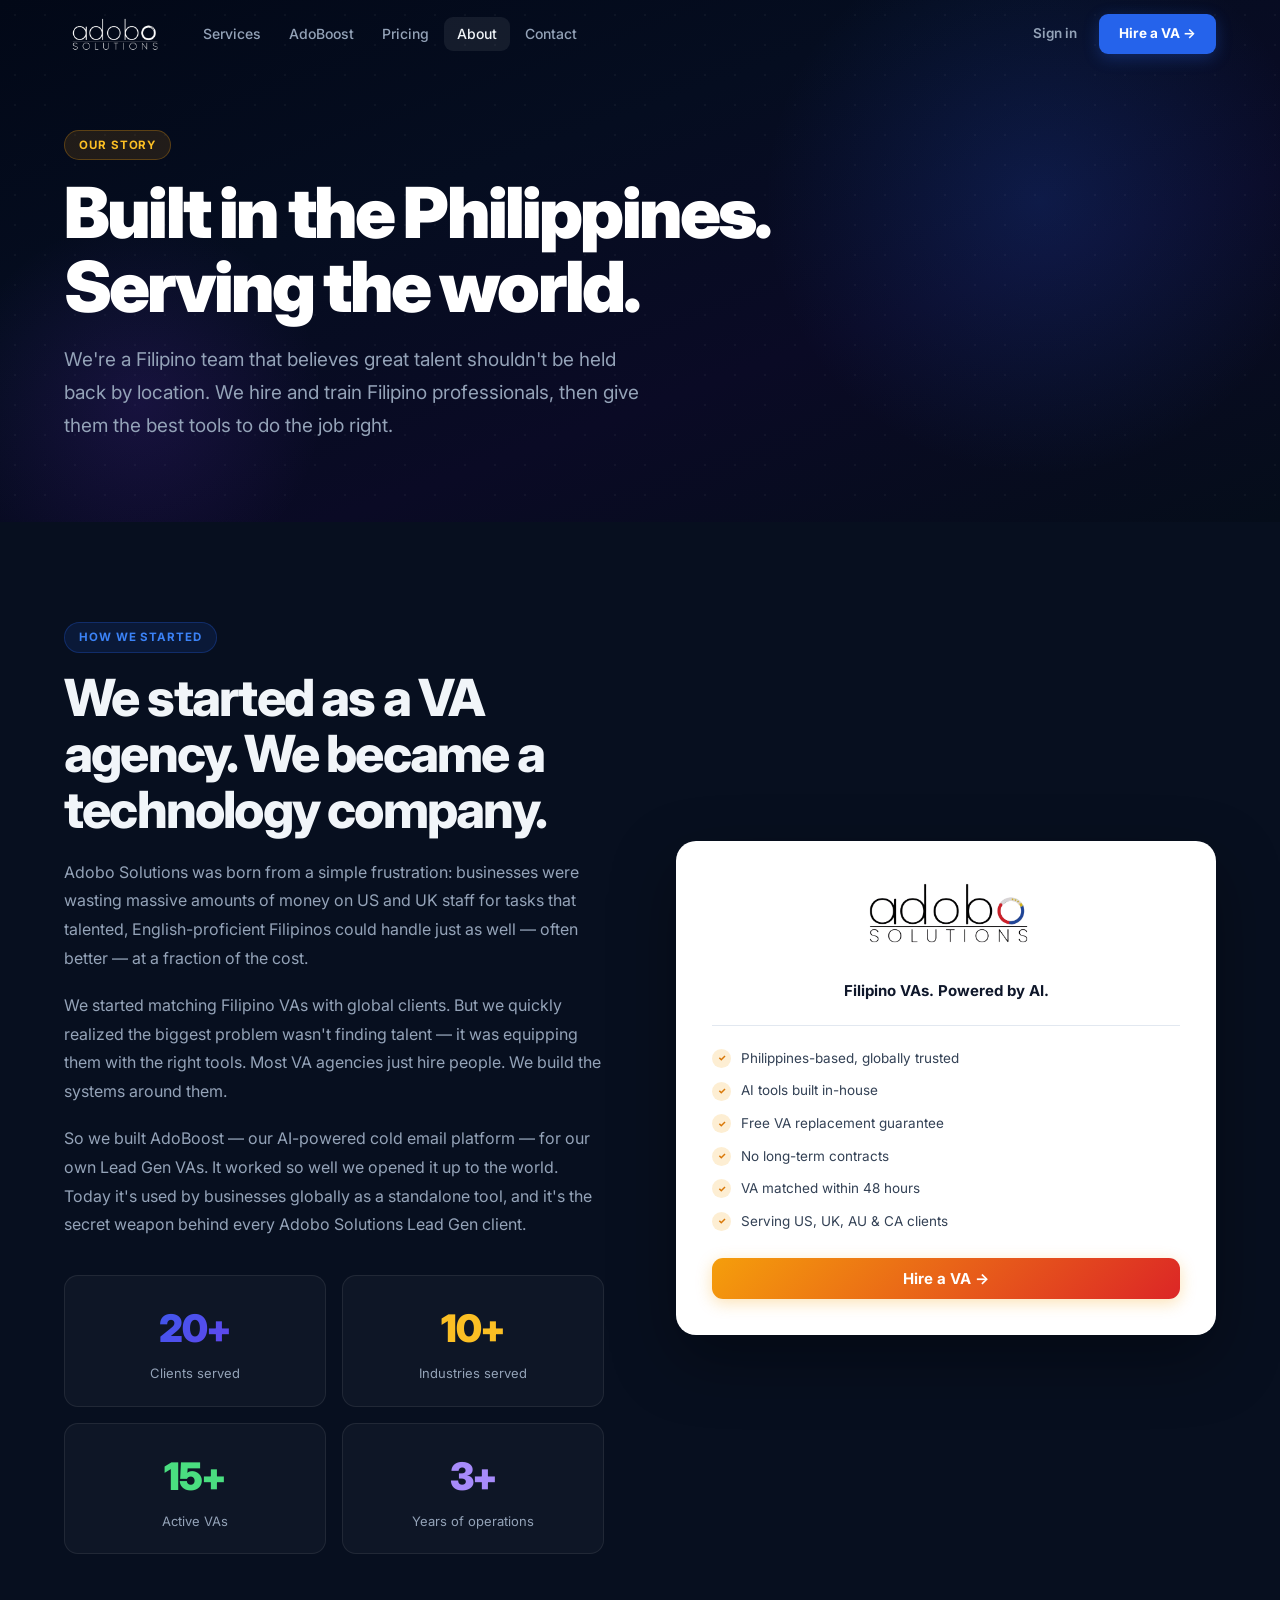
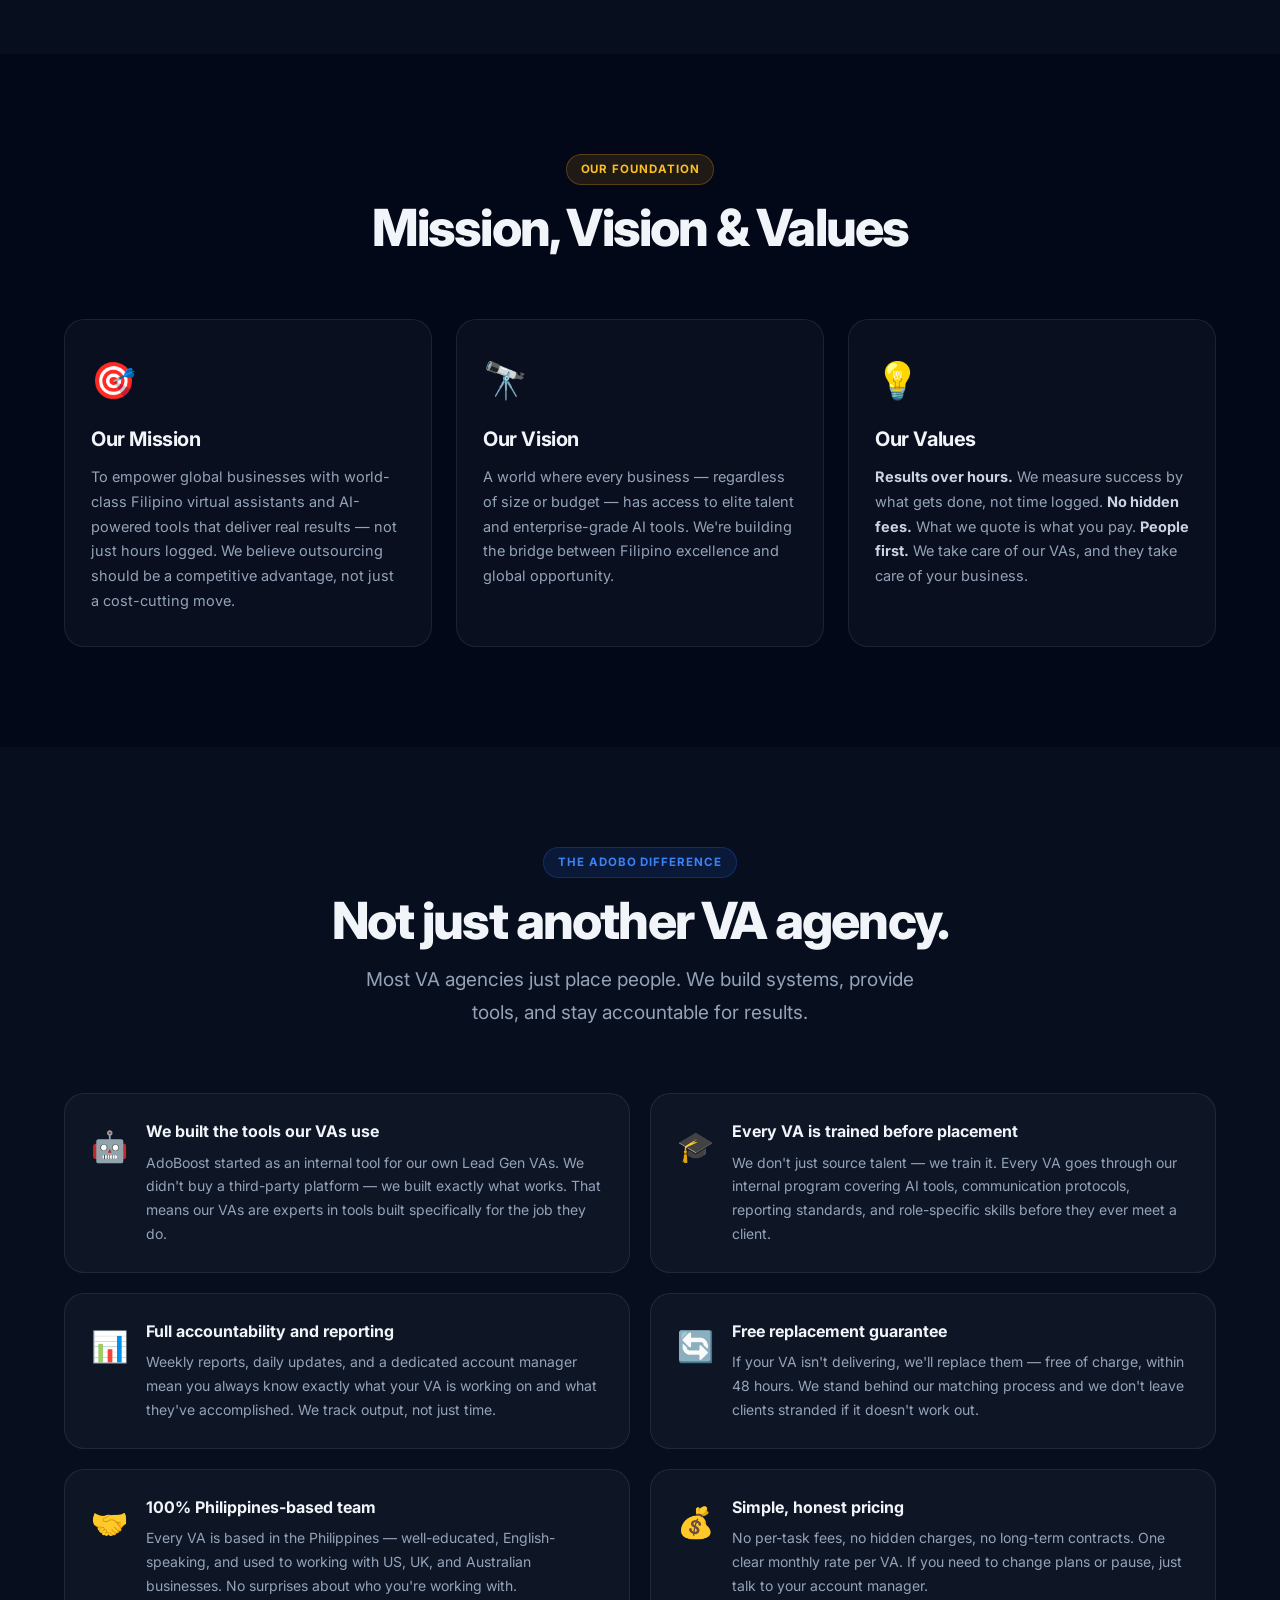
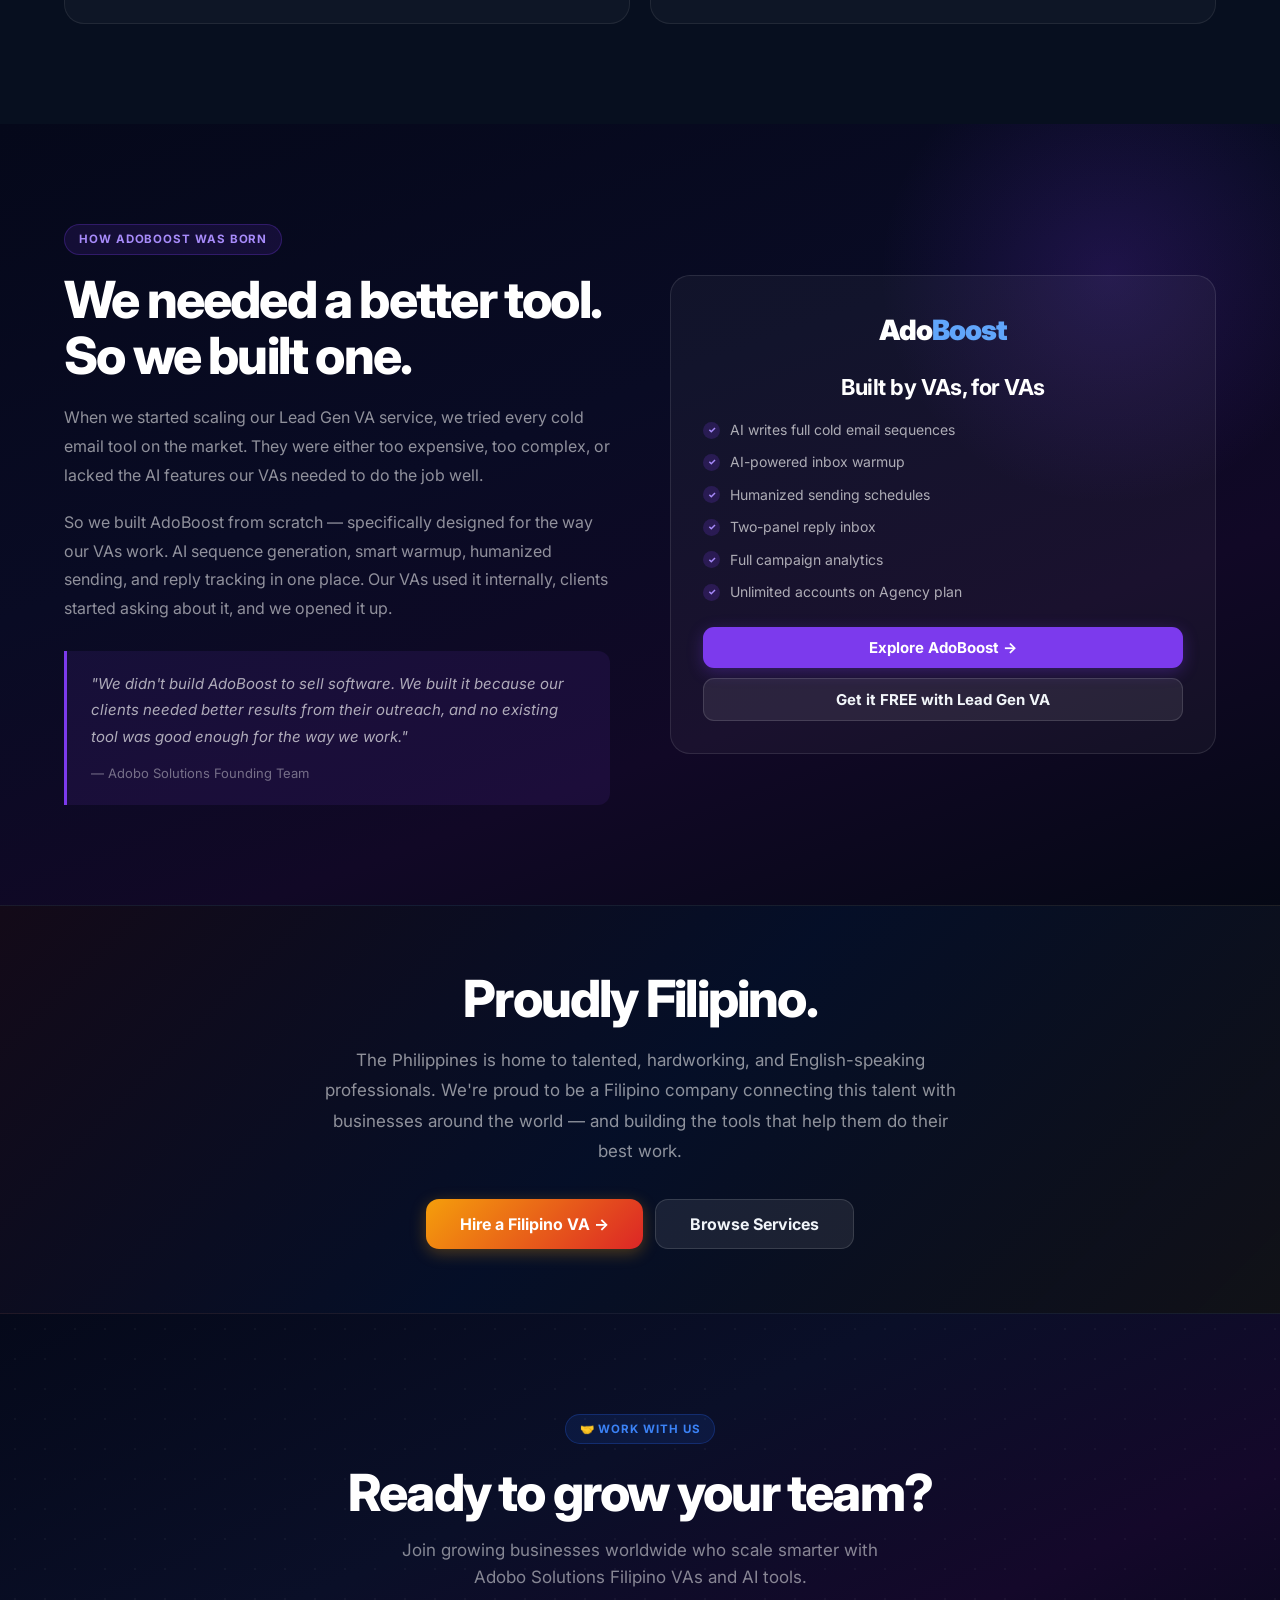
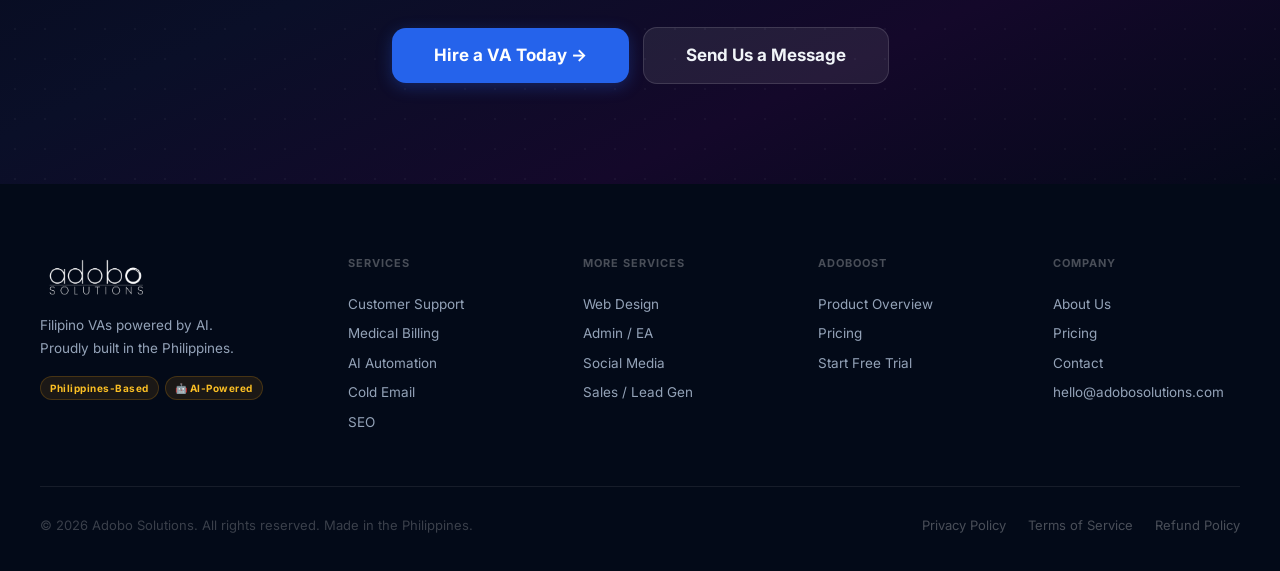
<file: about.html>
﻿<!DOCTYPE html>
<html lang="en">
<head>
  <meta charset="UTF-8">
  <meta name="viewport" content="width=device-width, initial-scale=1.0">
  <title>About Us — Adobo Solutions</title>
  <meta name="description" content="Learn about Adobo Solutions — a Philippines-based AI-powered VA agency helping global businesses scale smarter with elite Filipino talent.">
  <link rel="icon" href="assets/ADB%20LOGO-06.jpg" type="image/jpeg">
  <link href="css/main.css" rel="stylesheet">
  <style>
    /* ── STORY ── */
    .story-grid { display: grid; grid-template-columns: 1fr 1fr; gap: 72px; align-items: center; }
    .story-left h2 { margin: 14px 0 20px; }
    .story-left p  { font-size: 16px; color: var(--text-3); line-height: 1.8; margin-bottom: 18px; }
    .story-stats { display: grid; grid-template-columns: 1fr 1fr; gap: 16px; margin-top: 36px; }
    .story-stat { background: var(--glass); border: 1px solid var(--border); border-radius: var(--r); padding: 22px; text-align: center; }
    .story-stat .num { font-size: 38px; font-weight: 900; letter-spacing: -0.04em; margin-bottom: 4px; }
    .story-stat .lbl { font-size: 13px; color: var(--text-3); }
    .story-right { position: relative; }
    /* Company card — white card so logo looks at home */
    .company-card {
      background: #fff; border-radius: 20px; padding: 36px;
      box-shadow: 0 24px 64px rgba(0,0,0,0.35);
    }
    .cc-logo-wrap { text-align: center; margin-bottom: 22px; }
    .cc-logo { height: 72px; display: inline-block; }
    .cc-divider { height: 1px; background: #e2e8f0; margin: 22px 0; }
    .cc-tagline { font-size: 15px; font-weight: 700; color: #0f172a; text-align: center; margin-bottom: 20px; }
    .cc-points { display: flex; flex-direction: column; gap: 11px; margin-bottom: 26px; }
    .cc-point { display: flex; align-items: center; gap: 10px; font-size: 13.5px; color: #334155; }
    .cc-chk { width: 19px; height: 19px; border-radius: 50%; background: rgba(245,158,11,0.18); color: #d97706; font-size: 9px; font-weight: 800; display: flex; align-items: center; justify-content: center; flex-shrink: 0; }

    /* ── MISSION / VALUES ── */
    .mv-grid { display: grid; grid-template-columns: repeat(3, 1fr); gap: 24px; }
    .mv-card {
      background: var(--glass); border: 1px solid var(--border);
      border-radius: var(--r-lg); padding: 32px 26px;
      transition: all 0.22s;
    }
    .mv-card:hover { background: var(--glass-2); border-color: var(--border-2); transform: translateY(-4px); }
    .mv-icon { font-size: 36px; margin-bottom: 16px; }
    .mv-card h3 { margin-bottom: 12px; color: var(--text); }
    .mv-card p  { font-size: 14.5px; color: var(--text-3); line-height: 1.72; }

    /* ── DIFFERENTIATORS ── */
    .diff-grid { display: grid; grid-template-columns: repeat(2, 1fr); gap: 20px; }
    .diff-card {
      display: flex; gap: 18px; align-items: flex-start;
      background: var(--glass); border: 1px solid var(--border);
      border-radius: var(--r-lg); padding: 26px;
      transition: all 0.22s;
    }
    .diff-card:hover { background: var(--glass-2); border-color: var(--border-2); }
    .diff-icon { font-size: 30px; flex-shrink: 0; margin-top: 2px; }
    .diff-text h4 { font-size: 16px; margin-bottom: 8px; color: var(--text); }
    .diff-text p  { font-size: 14px; color: var(--text-3); line-height: 1.7; }

    /* ── ADOBOOST ORIGIN ── */
    #adoboost-origin {
      background: linear-gradient(160deg, #05081a 0%, #090b24 40%, #110826 70%, #050815 100%);
      position: relative; overflow: hidden;
    }
    #adoboost-origin::before { content:''; position:absolute; top:-100px; right:-80px; width:500px; height:500px; background:radial-gradient(circle,rgba(124,58,237,0.18) 0%,transparent 65%); }
    .origin-inner { position: relative; z-index: 1; }
    .origin-grid { display: grid; grid-template-columns: 1fr 1fr; gap: 60px; align-items: center; }
    .origin-left h2 { color: #fff; margin: 14px 0 18px; }
    .origin-left p  { color: rgba(255,255,255,0.55); font-size: 16px; line-height: 1.8; margin-bottom: 18px; }
    .origin-quote {
      background: rgba(124,58,237,0.1); border-left: 3px solid var(--purple);
      border-radius: 0 12px 12px 0; padding: 20px 24px; margin-top: 28px;
    }
    .origin-quote p { font-size: 15px; font-style: italic; color: rgba(255,255,255,0.65); line-height: 1.75; margin-bottom: 10px; }
    .origin-quote cite { font-size: 13px; color: rgba(255,255,255,0.4); font-style: normal; }
    .origin-right {
      background: rgba(255,255,255,0.04); border: 1px solid rgba(255,255,255,0.1);
      border-radius: 20px; padding: 32px; text-align: center;
    }
    .origin-right h3 { color: #fff; font-size: 22px; margin-bottom: 16px; }
    .adoboost-logo { font-size: 28px; font-weight: 900; color: #fff; letter-spacing: -0.04em; margin-bottom: 20px; }
    .adoboost-logo span { color: #60a5fa; }
    .origin-feats { display: flex; flex-direction: column; gap: 10px; text-align: left; margin-bottom: 24px; }
    .origin-feat { display: flex; align-items: center; gap: 10px; font-size: 14px; color: rgba(255,255,255,0.65); }
    .origin-feat .chk { width: 17px; height: 17px; border-radius: 50%; background: rgba(124,58,237,0.2); color: #a78bfa; font-size: 9px; font-weight: 800; display: flex; align-items: center; justify-content: center; flex-shrink: 0; }

    /* ── PH PRIDE ── */
    .ph-section {
      background: linear-gradient(135deg, rgba(220,38,38,0.08) 0%, rgba(37,99,235,0.08) 50%, rgba(245,158,11,0.06) 100%);
      border-top: 1px solid rgba(255,255,255,0.06);
      border-bottom: 1px solid rgba(255,255,255,0.06);
      padding: 64px 0; text-align: center;
    }
    .ph-section h2 { color: #fff; margin-bottom: 18px; }
    .ph-section p  { color: rgba(255,255,255,0.55); max-width: 640px; margin: 0 auto; font-size: 17px; line-height: 1.8; }
    .ph-flags { font-size: 48px; margin-bottom: 24px; letter-spacing: 8px; }

    @media (max-width: 1024px) { .mv-grid { grid-template-columns: 1fr 1fr; } }
    @media (max-width: 768px) {
      .story-grid { grid-template-columns: 1fr; }
      .origin-grid { grid-template-columns: 1fr; }
      .diff-grid   { grid-template-columns: 1fr; }
      .mv-grid     { grid-template-columns: 1fr; }
    }
  </style>
</head>
<body>

<!-- NAV -->
<nav id="nav">
  <div class="nav-inner">
    <a href="index.html" class="nav-logo"><img src="assets/ADB2%20Tranparent%202.png" alt="Adobo Solutions"></a>
    <div class="nav-links">
      <a href="services.html">Services</a>
      <a href="adoboost.html">AdoBoost</a>
      <a href="pricing.html">Pricing</a>
      <a href="about.html" class="active">About</a>
      <a href="contact.html">Contact</a>
    </div>
    <div class="nav-right">
      <a href="https://app.adobosolutions.com/login" class="nav-signin">Sign in</a>
      <a href="contact.html" class="nav-cta">Hire a VA →</a>
    </div>
    <button class="hamburger" id="hamburger" aria-label="Menu"><span></span><span></span><span></span></button>
  </div>
</nav>
<div class="mobile-menu" id="mobile-menu">
  <a href="services.html">Services</a>
  <a href="adoboost.html">AdoBoost</a>
  <a href="pricing.html">Pricing</a>
  <a href="about.html">About</a>
  <a href="contact.html">Contact</a>
  <a href="https://app.adobosolutions.com/login">Sign in</a>
  <a href="contact.html" class="btn btn-primary">Hire a VA →</a>
</div>

<!-- PAGE HERO -->
<section class="page-hero">
  <div class="grid-texture"></div>
  <div class="container page-hero-inner">
    <span class="pill pill-gold">Our Story</span>
    <h1 style="color:#fff;margin:16px 0 20px">Built in the Philippines.<br>Serving the world.</h1>
    <p class="subhead">We're a Filipino team that believes great talent shouldn't be held back by location. We hire and train Filipino professionals, then give them the best tools to do the job right.</p>
  </div>
</section>

<!-- STORY -->
<section class="section" style="background:var(--navy-2)">
  <div class="container">
    <div class="story-grid">
      <div class="story-left reveal">
        <span class="pill pill-blue">How We Started</span>
        <h2 style="margin:16px 0 20px">We started as a VA agency. We became a technology company.</h2>
        <p>Adobo Solutions was born from a simple frustration: businesses were wasting massive amounts of money on US and UK staff for tasks that talented, English-proficient Filipinos could handle just as well — often better — at a fraction of the cost.</p>
        <p>We started matching Filipino VAs with global clients. But we quickly realized the biggest problem wasn't finding talent — it was equipping them with the right tools. Most VA agencies just hire people. We build the systems around them.</p>
        <p>So we built AdoBoost — our AI-powered cold email platform — for our own Lead Gen VAs. It worked so well we opened it up to the world. Today it's used by businesses globally as a standalone tool, and it's the secret weapon behind every Adobo Solutions Lead Gen client.</p>
        <div class="story-stats">
          <div class="story-stat">
            <div class="num grad-text">20+</div>
            <div class="lbl">Clients served</div>
          </div>
          <div class="story-stat">
            <div class="num" style="color:var(--gold-l)">10+</div>
            <div class="lbl">Industries served</div>
          </div>
          <div class="story-stat">
            <div class="num" style="color:#4ade80">15+</div>
            <div class="lbl">Active VAs</div>
          </div>
          <div class="story-stat">
            <div class="num" style="color:#a78bfa">3+</div>
            <div class="lbl">Years of operations</div>
          </div>
        </div>
      </div>
      <div class="story-right reveal delay-2">
        <div class="company-card">
          <div class="cc-logo-wrap">
            <img src="assets/transparent_logo.png" alt="Adobo Solutions" class="cc-logo">
          </div>
          <div class="cc-tagline">Filipino VAs. Powered by AI.</div>
          <div class="cc-divider"></div>
          <div class="cc-points">
            <div class="cc-point"><span class="cc-chk">✓</span>Philippines-based, globally trusted</div>
            <div class="cc-point"><span class="cc-chk">✓</span>AI tools built in-house</div>
            <div class="cc-point"><span class="cc-chk">✓</span>Free VA replacement guarantee</div>
            <div class="cc-point"><span class="cc-chk">✓</span>No long-term contracts</div>
            <div class="cc-point"><span class="cc-chk">✓</span>VA matched within 48 hours</div>
            <div class="cc-point"><span class="cc-chk">✓</span>Serving US, UK, AU &amp; CA clients</div>
          </div>
          <a href="contact.html" class="btn btn-gold" style="width:100%;justify-content:center;display:flex">Hire a VA →</a>
        </div>
      </div>
    </div>
  </div>
</section>

<!-- MISSION / VALUES -->
<section class="section" style="background:var(--navy)">
  <div class="container">
    <div class="section-head center">
      <span class="pill pill-gold">Our Foundation</span>
      <h2 style="margin:14px 0 16px">Mission, Vision &amp; Values</h2>
    </div>
    <div class="mv-grid">
      <div class="mv-card reveal">
        <div class="mv-icon">🎯</div>
        <h3>Our Mission</h3>
        <p>To empower global businesses with world-class Filipino virtual assistants and AI-powered tools that deliver real results — not just hours logged. We believe outsourcing should be a competitive advantage, not just a cost-cutting move.</p>
      </div>
      <div class="mv-card reveal delay-1">
        <div class="mv-icon">🔭</div>
        <h3>Our Vision</h3>
        <p>A world where every business — regardless of size or budget — has access to elite talent and enterprise-grade AI tools. We're building the bridge between Filipino excellence and global opportunity.</p>
      </div>
      <div class="mv-card reveal delay-2">
        <div class="mv-icon">💡</div>
        <h3>Our Values</h3>
        <p><strong style="color:var(--text-2)">Results over hours.</strong> We measure success by what gets done, not time logged. <strong style="color:var(--text-2)">No hidden fees.</strong> What we quote is what you pay. <strong style="color:var(--text-2)">People first.</strong> We take care of our VAs, and they take care of your business.</p>
      </div>
    </div>
  </div>
</section>

<!-- WHAT MAKES US DIFFERENT -->
<section class="section" style="background:var(--navy-2)">
  <div class="container">
    <div class="section-head center">
      <span class="pill pill-blue">The Adobo Difference</span>
      <h2 style="margin:14px 0 16px">Not just another VA agency.</h2>
      <p class="subhead">Most VA agencies just place people. We build systems, provide tools, and stay accountable for results.</p>
    </div>
    <div class="diff-grid">
      <div class="diff-card reveal">
        <div class="diff-icon">🤖</div>
        <div class="diff-text">
          <h4>We built the tools our VAs use</h4>
          <p>AdoBoost started as an internal tool for our own Lead Gen VAs. We didn't buy a third-party platform — we built exactly what works. That means our VAs are experts in tools built specifically for the job they do.</p>
        </div>
      </div>
      <div class="diff-card reveal delay-1">
        <div class="diff-icon">🎓</div>
        <div class="diff-text">
          <h4>Every VA is trained before placement</h4>
          <p>We don't just source talent — we train it. Every VA goes through our internal program covering AI tools, communication protocols, reporting standards, and role-specific skills before they ever meet a client.</p>
        </div>
      </div>
      <div class="diff-card reveal delay-2">
        <div class="diff-icon">📊</div>
        <div class="diff-text">
          <h4>Full accountability and reporting</h4>
          <p>Weekly reports, daily updates, and a dedicated account manager mean you always know exactly what your VA is working on and what they've accomplished. We track output, not just time.</p>
        </div>
      </div>
      <div class="diff-card reveal delay-3">
        <div class="diff-icon">🔄</div>
        <div class="diff-text">
          <h4>Free replacement guarantee</h4>
          <p>If your VA isn't delivering, we'll replace them — free of charge, within 48 hours. We stand behind our matching process and we don't leave clients stranded if it doesn't work out.</p>
        </div>
      </div>
      <div class="diff-card reveal">
        <div class="diff-icon">🤝</div>
        <div class="diff-text">
          <h4>100% Philippines-based team</h4>
          <p>Every VA is based in the Philippines — well-educated, English-speaking, and used to working with US, UK, and Australian businesses. No surprises about who you're working with.</p>
        </div>
      </div>
      <div class="diff-card reveal delay-1">
        <div class="diff-icon">💰</div>
        <div class="diff-text">
          <h4>Simple, honest pricing</h4>
          <p>No per-task fees, no hidden charges, no long-term contracts. One clear monthly rate per VA. If you need to change plans or pause, just talk to your account manager.</p>
        </div>
      </div>
    </div>
  </div>
</section>

<!-- ADOBOOST ORIGIN -->
<section id="adoboost-origin" class="section">
  <div class="container origin-inner">
    <div class="origin-grid">
      <div class="origin-left reveal">
        <span class="pill pill-purple">How AdoBoost Was Born</span>
        <h2 style="color:#fff;margin:16px 0 20px">We needed a better tool.<br>So we built one.</h2>
        <p>When we started scaling our Lead Gen VA service, we tried every cold email tool on the market. They were either too expensive, too complex, or lacked the AI features our VAs needed to do the job well.</p>
        <p>So we built AdoBoost from scratch — specifically designed for the way our VAs work. AI sequence generation, smart warmup, humanized sending, and reply tracking in one place. Our VAs used it internally, clients started asking about it, and we opened it up.</p>
        <div class="origin-quote">
          <p>"We didn't build AdoBoost to sell software. We built it because our clients needed better results from their outreach, and no existing tool was good enough for the way we work."</p>
          <cite>— Adobo Solutions Founding Team</cite>
        </div>
      </div>
      <div class="origin-right reveal delay-2">
        <div class="adoboost-logo">Ado<span>Boost</span></div>
        <h3>Built by VAs, for VAs</h3>
        <div class="origin-feats">
          <div class="origin-feat"><span class="chk">✓</span>AI writes full cold email sequences</div>
          <div class="origin-feat"><span class="chk">✓</span>AI-powered inbox warmup</div>
          <div class="origin-feat"><span class="chk">✓</span>Humanized sending schedules</div>
          <div class="origin-feat"><span class="chk">✓</span>Two-panel reply inbox</div>
          <div class="origin-feat"><span class="chk">✓</span>Full campaign analytics</div>
          <div class="origin-feat"><span class="chk">✓</span>Unlimited accounts on Agency plan</div>
        </div>
        <div style="display:flex;flex-direction:column;gap:10px">
          <a href="adoboost.html" class="btn btn-purple" style="justify-content:center">Explore AdoBoost →</a>
          <a href="contact.html" class="btn btn-glass" style="justify-content:center">Get it FREE with Lead Gen VA</a>
        </div>
      </div>
    </div>
  </div>
</section>

<!-- PH PRIDE -->
<div class="ph-section">
  <div class="container">
    <h2 class="reveal">Proudly Filipino.</h2>
    <p class="reveal">The Philippines is home to talented, hardworking, and English-speaking professionals. We're proud to be a Filipino company connecting this talent with businesses around the world — and building the tools that help them do their best work.</p>
    <div style="margin-top:32px;display:flex;justify-content:center;gap:12px;flex-wrap:wrap" class="reveal">
      <a href="contact.html" class="btn btn-gold btn-lg">Hire a Filipino VA →</a>
      <a href="services.html" class="btn btn-glass btn-lg">Browse Services</a>
    </div>
  </div>
</div>

<!-- CTA -->
<section class="section" style="background:linear-gradient(155deg,#05091a 0%,#0a0f28 40%,#14082a 70%,#05091a 100%);text-align:center;position:relative;overflow:hidden">
  <div class="grid-texture"></div>
  <div class="container" style="position:relative;z-index:1">
    <span class="pill pill-blue" style="margin-bottom:20px;display:inline-flex">🤝 Work with us</span>
    <h2 style="color:#fff;margin-bottom:16px">Ready to grow your team?</h2>
    <p style="color:rgba(255,255,255,0.5);max-width:480px;margin:0 auto 36px;font-size:17px">Join growing businesses worldwide who scale smarter with Adobo Solutions Filipino VAs and AI tools.</p>
    <div style="display:flex;align-items:center;justify-content:center;gap:14px;flex-wrap:wrap">
      <a href="contact.html" class="btn btn-primary btn-xl">Hire a VA Today →</a>
      <a href="mailto:hello@adobosolutions.com" class="btn btn-glass btn-xl">Send Us a Message</a>
    </div>
  </div>
</section>

<!-- FOOTER -->
<footer id="footer">
  <div class="footer-inner">
    <div class="footer-top">
      <div class="f-brand"><div class="f-brand-logo"><img src="assets/ADB2%20Tranparent%202.png" alt="Adobo Solutions"></div><p>Filipino VAs powered by AI. Proudly built in the Philippines.</p><div class="f-brand-badges"><span class="f-badge">Philippines-Based</span><span class="f-badge">🤖 AI-Powered</span></div></div>
      <div class="f-col"><h4>Services</h4><a href="services.html#customer-support">Customer Support</a><a href="services.html#medical-billing">Medical Billing</a><a href="services.html#ai-automation">AI Automation</a><a href="services.html#cold-email">Cold Email</a><a href="services.html#seo">SEO</a></div>
      <div class="f-col"><h4>More Services</h4><a href="services.html#web-design">Web Design</a><a href="services.html#admin-ea">Admin / EA</a><a href="services.html#social-media">Social Media</a><a href="services.html#sales-lead-gen">Sales / Lead Gen</a></div>
      <div class="f-col"><h4>AdoBoost</h4><a href="adoboost.html">Product Overview</a><a href="pricing.html#adoboost">Pricing</a><a href="https://app.adobosolutions.com/register">Start Free Trial</a></div>
      <div class="f-col"><h4>Company</h4><a href="about.html">About Us</a><a href="pricing.html">Pricing</a><a href="contact.html">Contact</a><a href="mailto:hello@adobosolutions.com">hello@adobosolutions.com</a></div>
    </div>
    <div class="footer-bot"><p>© 2026 Adobo Solutions. All rights reserved. Made in the Philippines.</p><div class="footer-bot-links"><a href="privacy.html">Privacy Policy</a><a href="terms.html">Terms of Service</a><a href="refund.html">Refund Policy</a></div></div>
  </div>
</footer>

<script>
  const nav=document.getElementById('nav');
  window.addEventListener('scroll',()=>{nav.classList.toggle('scrolled',window.scrollY>40)},{passive:true});
  const hb=document.getElementById('hamburger'),mm=document.getElementById('mobile-menu');
  hb.addEventListener('click',()=>{const o=mm.classList.toggle('open');hb.classList.toggle('open',o);});
  mm.querySelectorAll('a').forEach(a=>a.addEventListener('click',()=>{mm.classList.remove('open');hb.classList.remove('open');}));
  const obs=new IntersectionObserver(e=>e.forEach(x=>{if(x.isIntersecting){x.target.classList.add('vis');obs.unobserve(x.target);}}),{threshold:0.08,rootMargin:'0px 0px -40px 0px'});
  document.querySelectorAll('.reveal').forEach(el=>obs.observe(el));
</script>
</body>
</html>
</file>
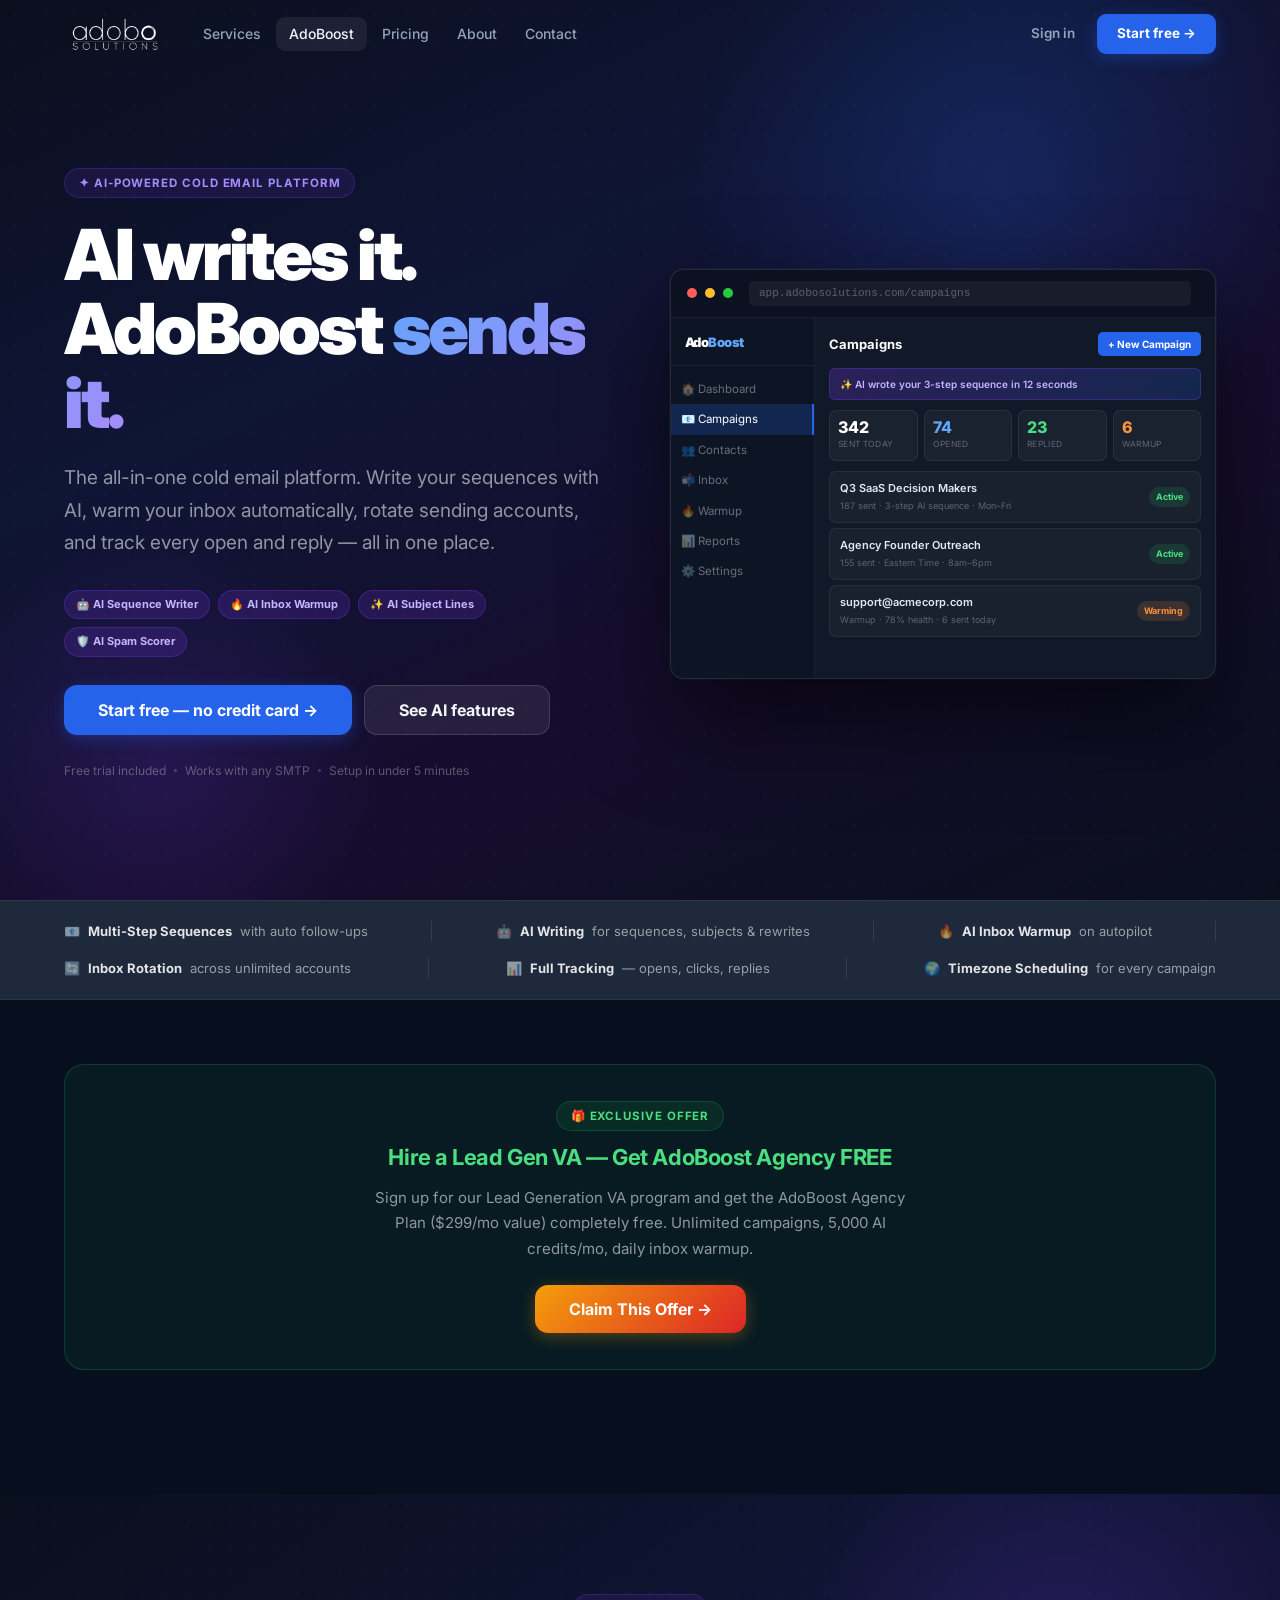
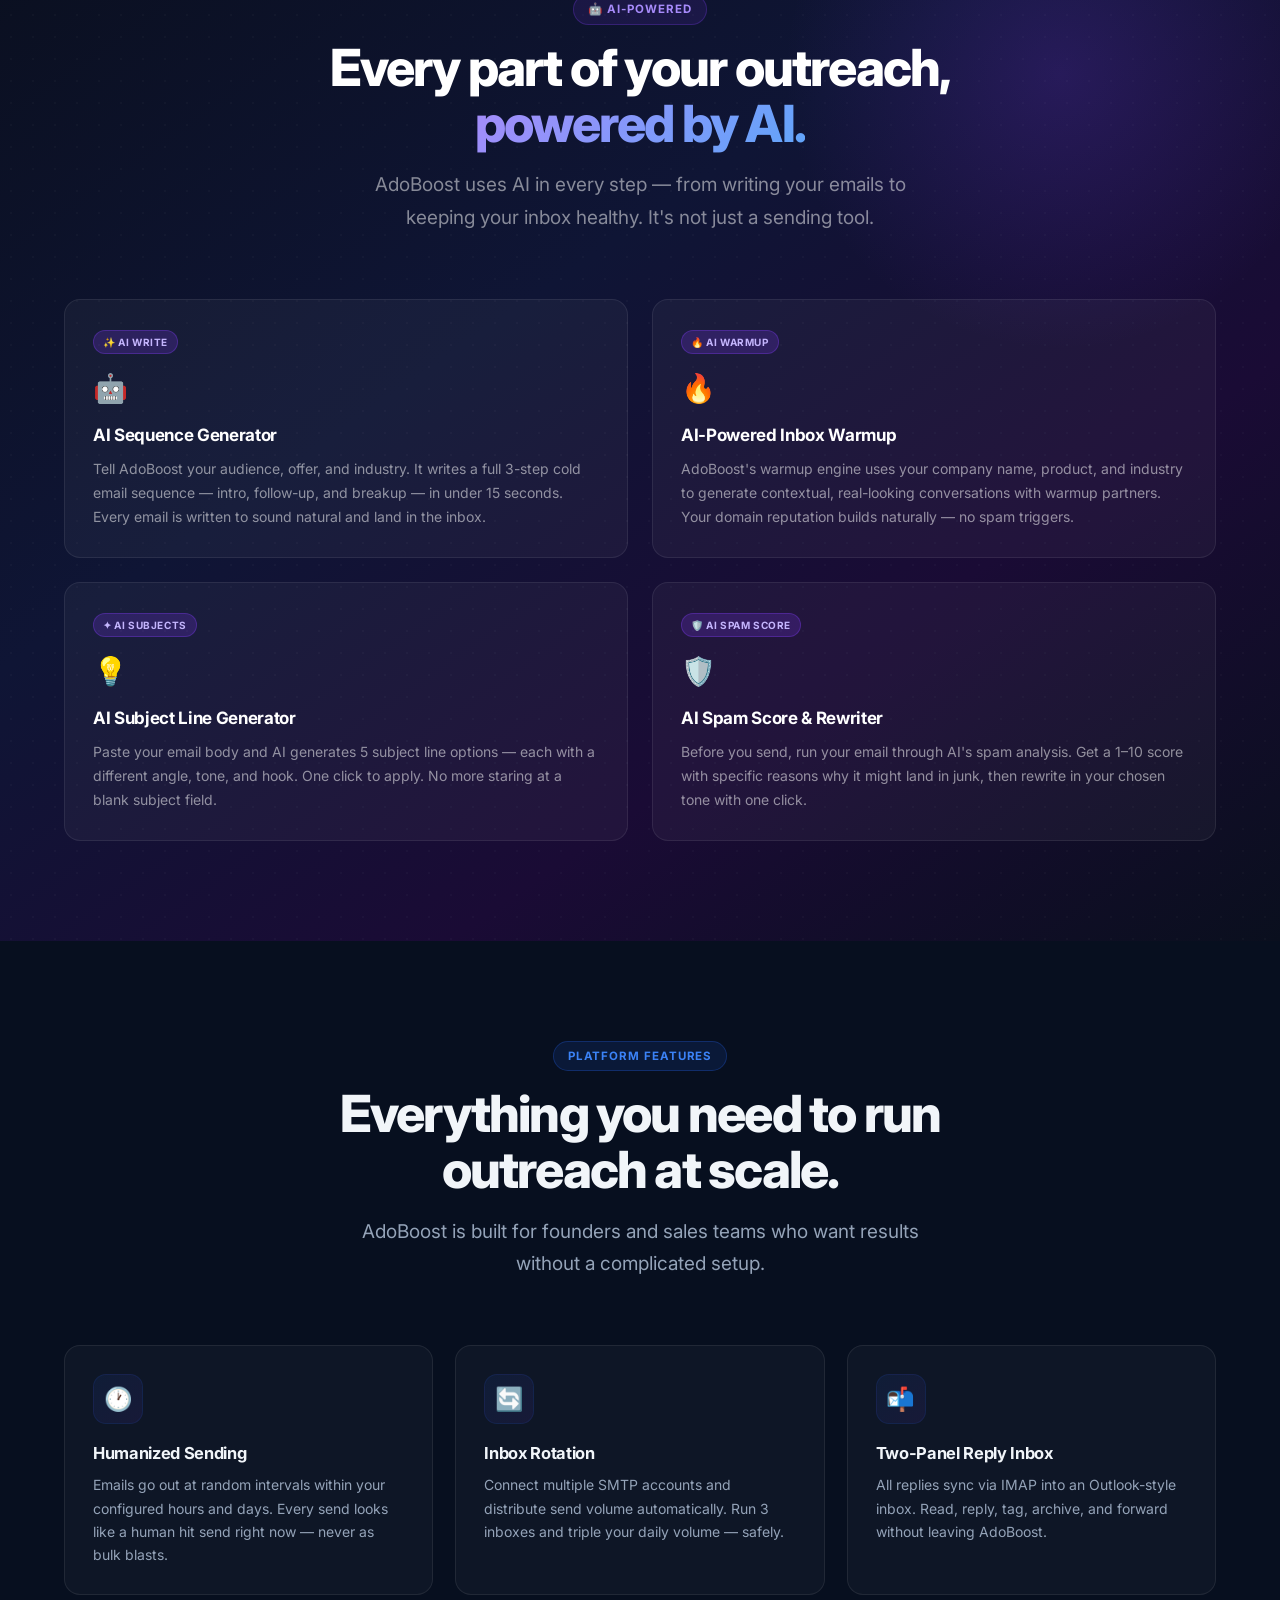
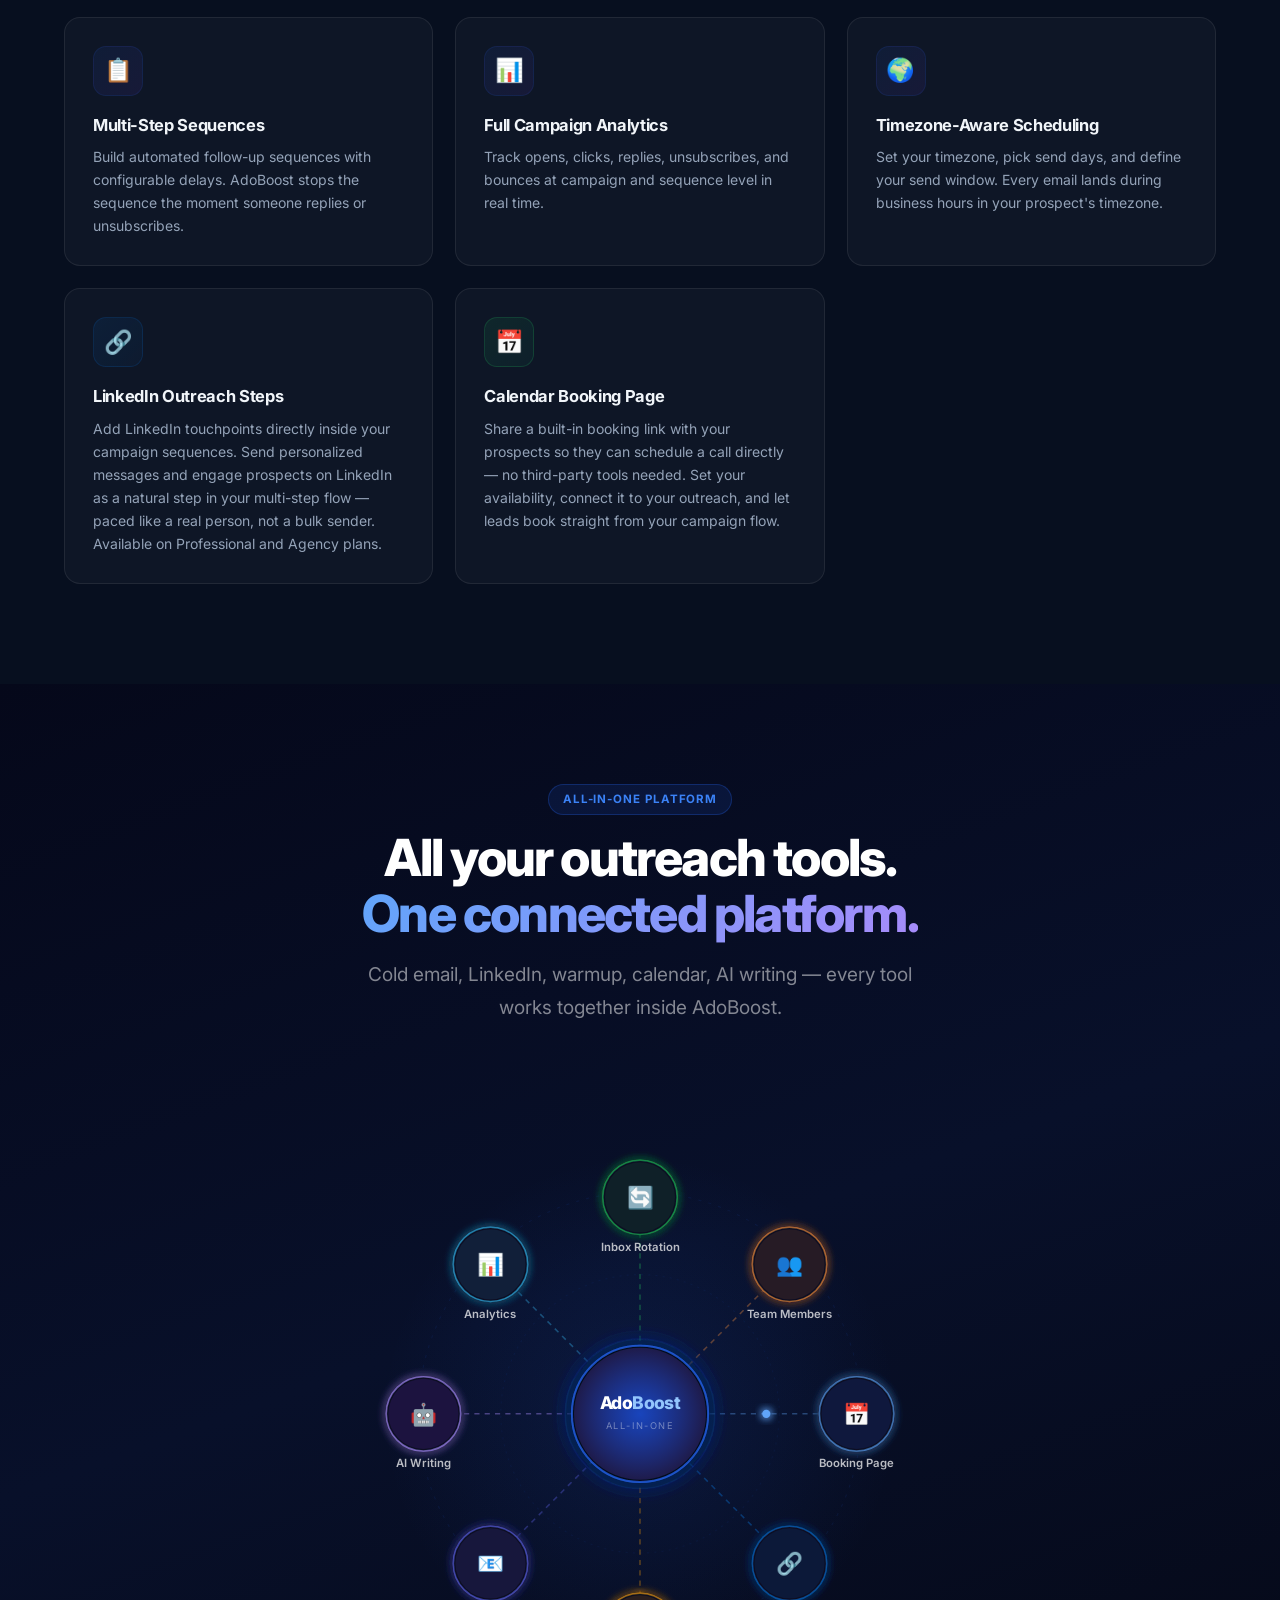
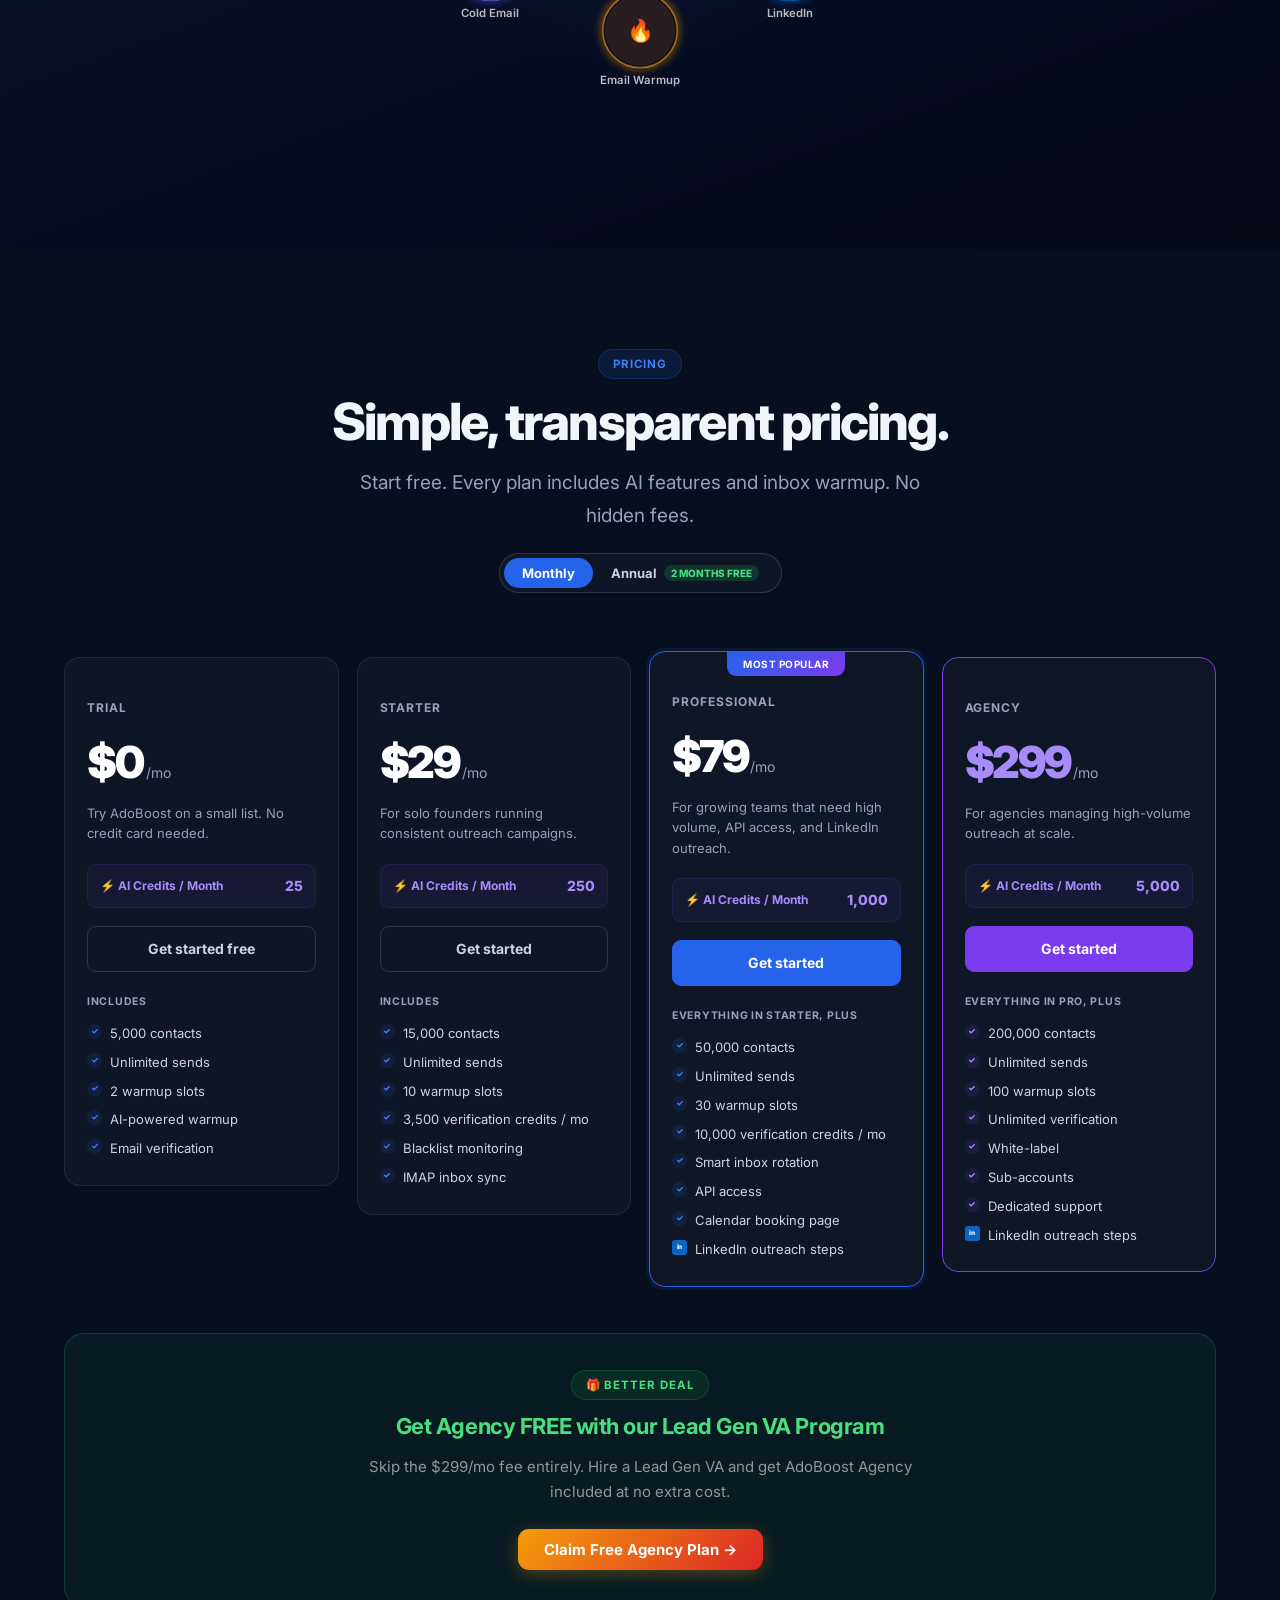
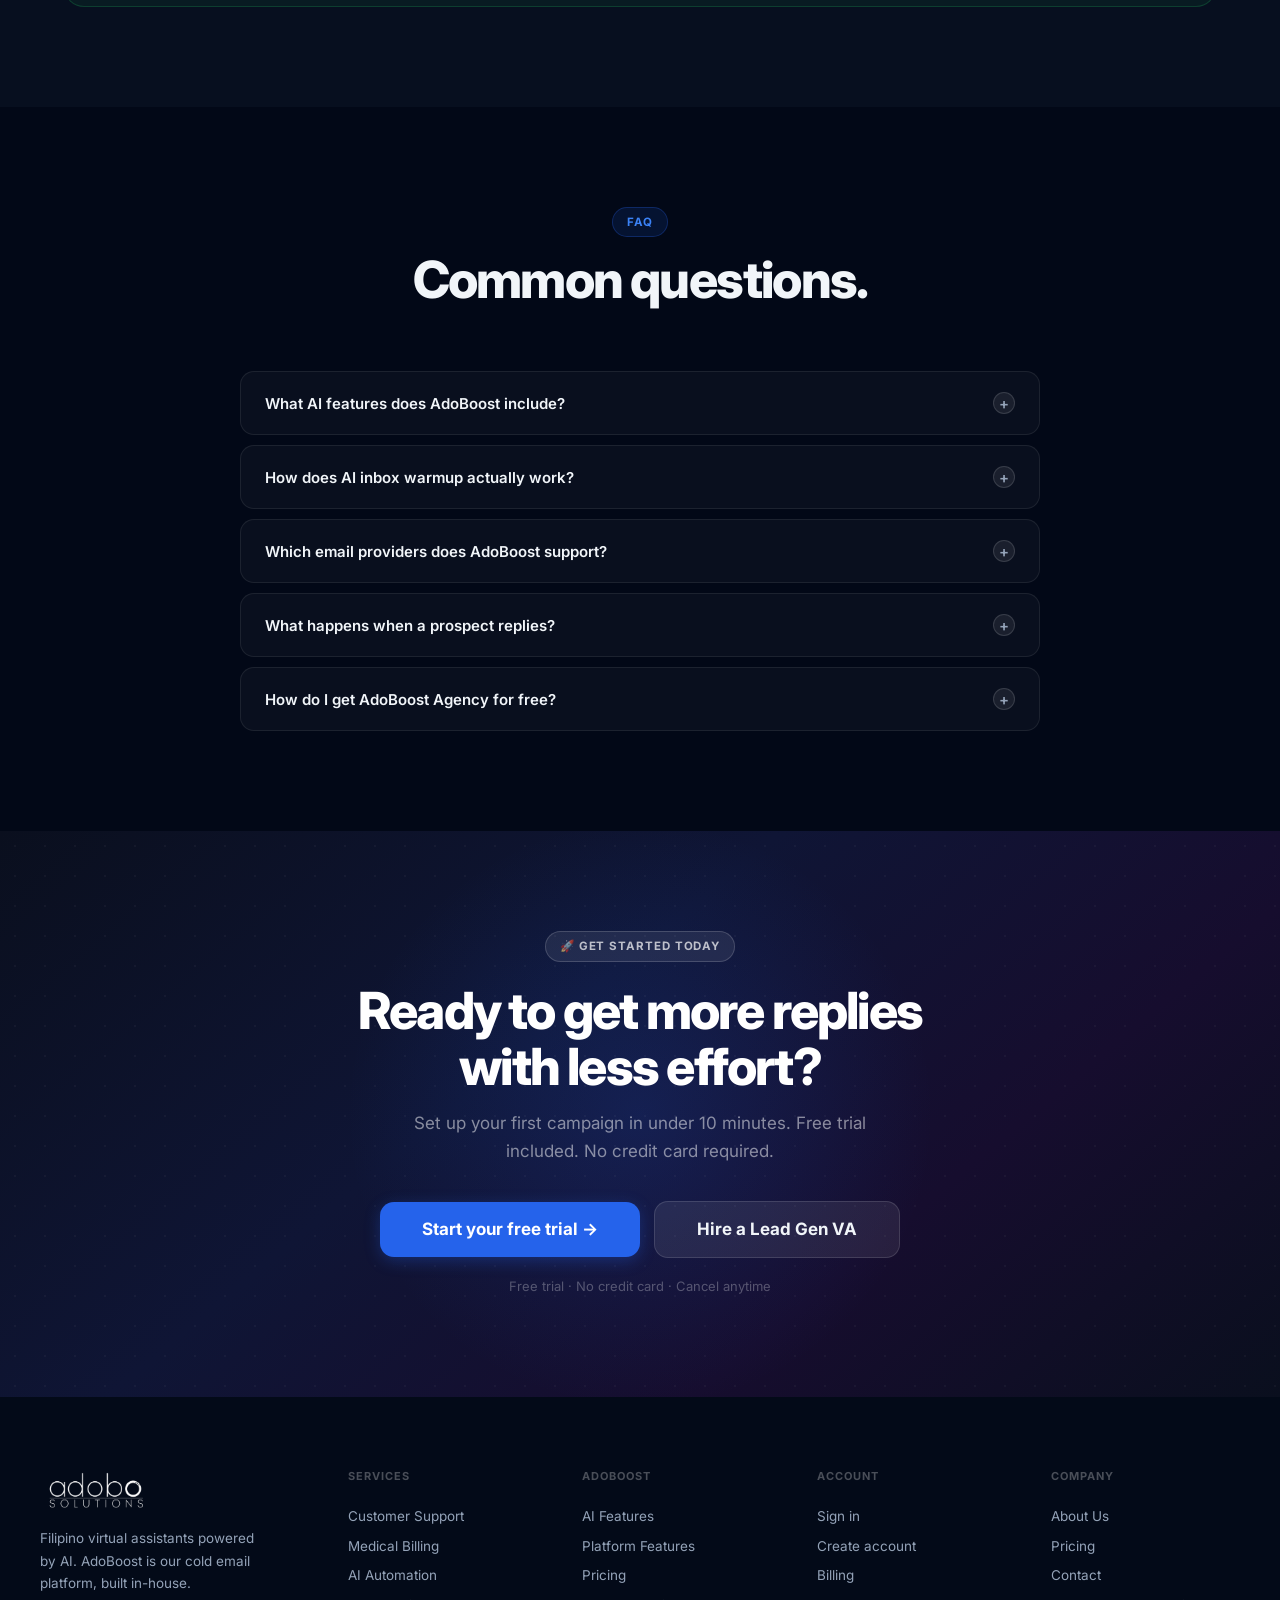
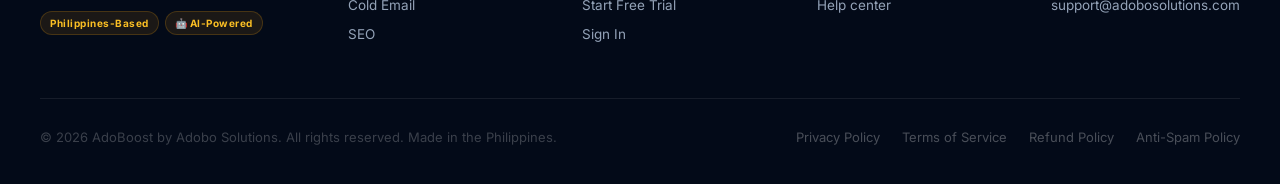
<file: adoboost.html>
﻿<!DOCTYPE html>
<html lang="en">
<head>
  <meta charset="UTF-8">
  <meta name="viewport" content="width=device-width, initial-scale=1.0">
  <title>AdoBoost — AI-Powered Cold Email Platform by Adobo Solutions</title>
  <meta name="description" content="AdoBoost is the AI-powered cold email platform that writes your sequences, warms your inbox, and tracks every reply. Built by Adobo Solutions.">
  <link rel="icon" href="assets/ADB%20LOGO-06.jpg" type="image/jpeg">
  <link href="css/main.css" rel="stylesheet">
  <style>
    /* ── HERO ── */
    #hero {
      background: linear-gradient(155deg, #0a0f1e 0%, #0f1535 35%, #160d2e 65%, #0a0f1e 100%);
      min-height: 100vh; display: flex; align-items: center;
      padding-top: 68px; position: relative; overflow: hidden;
    }
    #hero::before { content:''; position:absolute; top:-160px; right:-60px; width:680px; height:680px; background:radial-gradient(circle,rgba(37,99,235,0.22) 0%,transparent 65%); pointer-events:none; }
    #hero::after  { content:''; position:absolute; bottom:-100px; left:-80px; width:480px; height:480px; background:radial-gradient(circle,rgba(124,58,237,0.16) 0%,transparent 65%); pointer-events:none; }
    .hero-inner { display:grid; grid-template-columns:1fr 1fr; gap:60px; align-items:center; padding:80px 24px 100px; max-width:1200px; margin:0 auto; position:relative; z-index:1; }
    .hero-text .pill { margin-bottom: 20px; }
    .hero-text h1 { color:#fff; margin-bottom:22px; }
    .hero-text h1 em { font-style:normal; background:linear-gradient(135deg,#60a5fa 0%,#a78bfa 100%); -webkit-background-clip:text; -webkit-text-fill-color:transparent; background-clip:text; }
    .hero-text .subhead { color:rgba(255,255,255,0.55); margin-bottom:30px; }
    .ai-badges { display:flex; gap:8px; flex-wrap:wrap; margin-bottom:28px; }
    .ai-badge { display:inline-flex; align-items:center; gap:5px; font-size:11px; font-weight:700; padding:5px 11px; border-radius:100px; background:rgba(124,58,237,0.18); border:1px solid rgba(124,58,237,0.3); color:#c4b5fd; }
    .hero-actions { display:flex; gap:12px; flex-wrap:wrap; margin-bottom:26px; }
    .hero-trust { font-size:12px; color:rgba(255,255,255,0.3); display:flex; gap:8px; align-items:center; flex-wrap:wrap; }
    .hero-trust-dot { width:3px; height:3px; border-radius:50%; background:rgba(255,255,255,0.2); }
    /* App mockup */
    .app-mockup { background:#111827; border-radius:14px; border:1px solid rgba(255,255,255,0.08); box-shadow:0 40px 96px rgba(0,0,0,0.6),0 0 0 1px rgba(255,255,255,0.04); overflow:hidden; font-size:12px; }
    .mock-bar { background:#0b1120; padding:11px 16px; display:flex; align-items:center; gap:8px; border-bottom:1px solid rgba(255,255,255,0.05); }
    .mock-dot { width:10px; height:10px; border-radius:50%; }
    .mock-dot.r{background:#ff5f57} .mock-dot.y{background:#febc2e} .mock-dot.g{background:#28c840}
    .mock-url { flex:1; margin:0 8px; background:rgba(255,255,255,0.05); border-radius:5px; padding:4px 10px; font-size:11px; color:rgba(255,255,255,0.3); font-family:monospace; }
    .mock-body { display:flex; height:360px; }
    .mock-sidebar { width:144px; background:#0d1424; flex-shrink:0; border-right:1px solid rgba(255,255,255,0.05); padding:14px 0; }
    .mock-logo { font-size:13px; font-weight:900; color:#fff; padding:0 14px 12px; border-bottom:1px solid rgba(255,255,255,0.06); margin-bottom:8px; letter-spacing:-0.04em; }
    .mock-logo span{color:#60a5fa}
    .mock-nav { padding:6px 10px; font-size:11.5px; color:rgba(255,255,255,0.38); display:flex; align-items:center; gap:7px; border-right:2.5px solid transparent; }
    .mock-nav.on { color:#fff; background:rgba(37,99,235,0.22); border-right-color:#2563eb; }
    .mock-nav-icon { width:13px; height:13px; border-radius:3px; background:currentColor; opacity:0.55; flex-shrink:0; }
    .mock-main { flex:1; padding:14px; overflow:hidden; }
    .mock-header { display:flex; align-items:center; justify-content:space-between; margin-bottom:12px; }
    .mock-title { font-size:13px; font-weight:700; color:#fff; }
    .mock-new { background:#2563eb; color:#fff; font-size:10px; font-weight:700; padding:4px 10px; border-radius:5px; }
    .mock-ai-bar { background:linear-gradient(135deg,rgba(124,58,237,0.25),rgba(37,99,235,0.2)); border:1px solid rgba(124,58,237,0.3); border-radius:6px; padding:7px 10px; margin-bottom:10px; font-size:10px; color:#c4b5fd; font-weight:600; }
    .mock-stats { display:grid; grid-template-columns:repeat(4,1fr); gap:6px; margin-bottom:10px; }
    .mock-stat { background:rgba(255,255,255,0.04); border:1px solid rgba(255,255,255,0.07); border-radius:7px; padding:8px; }
    .mock-stat-val { font-size:16px; font-weight:800; color:#fff; line-height:1; }
    .mock-stat-lbl { font-size:8.5px; color:rgba(255,255,255,0.32); margin-top:3px; text-transform:uppercase; letter-spacing:0.04em; }
    .mock-rows { display:flex; flex-direction:column; gap:5px; }
    .mock-row { background:rgba(255,255,255,0.035); border:1px solid rgba(255,255,255,0.065); border-radius:7px; padding:8px 10px; display:flex; align-items:center; justify-content:space-between; }
    .mock-row-name { font-size:11px; font-weight:600; color:#e2e8f0; }
    .mock-row-meta { font-size:9px; color:rgba(255,255,255,0.3); margin-top:2px; }
    .mock-badge { font-size:9px; font-weight:700; padding:3px 7px; border-radius:20px; }
    .mock-badge.active{background:rgba(34,197,94,0.15);color:#4ade80}
    .mock-badge.warm{background:rgba(251,146,60,0.15);color:#fb923c}

    /* ── CAPS BAR ── */
    #caps { background:#1e293b; border-top:1px solid rgba(255,255,255,0.06); border-bottom:1px solid rgba(255,255,255,0.06); padding:20px 0; }
    .caps-inner { max-width:1200px; margin:0 auto; padding:0 24px; display:flex; align-items:center; justify-content:space-between; flex-wrap:wrap; gap:16px; }
    .cap-item { display:flex; align-items:center; gap:8px; font-size:13px; color:rgba(255,255,255,0.55); white-space:nowrap; }
    .cap-item strong { color:rgba(255,255,255,0.88); font-weight:700; }
    .cap-dot { width:1px; height:20px; background:rgba(255,255,255,0.1); flex-shrink:0; }

    /* ── AI SPOTLIGHT ── */
    #ai-spotlight { background:linear-gradient(145deg,#0a0f1e 0%,#0f1535 40%,#1a0b35 70%,#0a0f1e 100%); position:relative; overflow:hidden; }
    #ai-spotlight::before { content:''; position:absolute; top:-120px; right:-80px; width:600px; height:600px; background:radial-gradient(circle,rgba(124,58,237,0.2) 0%,transparent 65%); pointer-events:none; }
    .ai-inner { position:relative; z-index:1; }
    .ai-grid { display:grid; grid-template-columns:1fr 1fr; gap:24px; margin-top:48px; }
    .ai-card { background:rgba(255,255,255,0.04); border:1px solid rgba(255,255,255,0.08); border-radius:16px; padding:28px; transition:all 0.22s; }
    .ai-card:hover { background:rgba(255,255,255,0.07); border-color:rgba(124,58,237,0.35); transform:translateY(-3px); }
    .ai-card-icon { font-size:28px; margin-bottom:14px; }
    .ai-card h3 { color:#fff; font-size:17px; margin-bottom:10px; }
    .ai-card p  { font-size:14px; color:rgba(255,255,255,0.52); line-height:1.7; }
    .ai-card-tag { display:inline-flex; align-items:center; gap:5px; font-size:10px; font-weight:700; padding:3px 9px; border-radius:100px; background:rgba(124,58,237,0.22); border:1px solid rgba(124,58,237,0.35); color:#c4b5fd; margin-bottom:12px; text-transform:uppercase; letter-spacing:0.06em; }

    /* ── FEATURES ── */
    #features { background:var(--navy-2); }
    .features-grid { display:grid; grid-template-columns:repeat(3,1fr); gap:22px; }
    .feat-card { background:var(--glass); border:1px solid var(--border); border-radius:16px; padding:28px; transition:all 0.22s; }
    .feat-card:hover { box-shadow:var(--shadow-l); transform:translateY(-4px); border-color:rgba(37,99,235,0.22); }
    .feat-icon { width:50px; height:50px; border-radius:13px; background:linear-gradient(135deg,rgba(37,99,235,0.09),rgba(124,58,237,0.09)); border:1px solid rgba(37,99,235,0.12); display:flex; align-items:center; justify-content:center; font-size:23px; margin-bottom:18px; }
    .feat-card h3 { font-size:16.5px; margin-bottom:9px; }
    .feat-card p  { font-size:14px; line-height:1.65; color:var(--text-3); }

    /* ── PRICING ── */
    #pricing { background:var(--navy-2); }
    .pricing-grid { display:grid; grid-template-columns:repeat(4,1fr); gap:18px; align-items:start; }
    .price-card { border:1.5px solid var(--border); border-radius:16px; padding:26px 22px; transition:all 0.22s; background:var(--glass); position:relative; overflow:hidden; }
    .price-card:hover { box-shadow:var(--shadow-l); transform:translateY(-3px); }
    .price-card.pop { border-color:var(--blue); box-shadow:0 0 0 3px rgba(37,99,235,0.11); transform:translateY(-6px); }
    .price-card.pop:hover { transform:translateY(-9px); }
    .price-card.agency { border-color:var(--purple); }
    .pop-tag { position:absolute; top:0; left:50%; transform:translateX(-50%); background:var(--grad); color:#fff; font-size:10px; font-weight:700; padding:4px 16px; border-radius:0 0 9px 9px; letter-spacing:0.05em; text-transform:uppercase; white-space:nowrap; }
    .plan-name { font-size:12px; font-weight:700; text-transform:uppercase; letter-spacing:0.08em; color:var(--text-3); margin-bottom:10px; margin-top:14px; }
    .price-row { display:flex; align-items:baseline; gap:3px; margin-bottom:6px; }
    .price-amt { font-size:44px; font-weight:900; color:#fff; letter-spacing:-0.05em; }
    .price-per { font-size:14px; color:var(--text-3); }
    .plan-desc { font-size:13px; color:var(--text-3); margin-bottom:20px; line-height:1.55; }
    .plan-btn { display:block; width:100%; padding:11px; text-align:center; border-radius:9px; font-size:14px; font-weight:700; cursor:pointer; transition:all 0.18s; border:1.5px solid var(--border-2); color:var(--text-2); background:transparent; font-family:inherit; text-decoration:none; margin-bottom:22px; }
    .plan-btn:hover { border-color:var(--blue); color:var(--blue-l); }
    .price-card.pop    .plan-btn { background:var(--blue); color:#fff; border-color:var(--blue); }
    .price-card.pop    .plan-btn:hover { background:var(--blue-h); }
    .price-card.agency .plan-btn { background:var(--purple); color:#fff; border-color:var(--purple); }
    .price-card.agency .plan-btn:hover { background:#6d28d9; }
    .plan-feats-lbl { font-size:10.5px; font-weight:700; text-transform:uppercase; letter-spacing:0.07em; color:var(--text-3); margin-bottom:12px; }
    .plan-feats { display:flex; flex-direction:column; gap:8px; }
    .plan-feat { display:flex; align-items:flex-start; gap:8px; font-size:13px; color:var(--text-2); }
    .feat-chk { width:15px; height:15px; border-radius:50%; background:rgba(37,99,235,0.12); color:var(--blue-l); font-size:8.5px; font-weight:800; display:flex; align-items:center; justify-content:center; flex-shrink:0; margin-top:1px; }
    .price-card.agency .feat-chk { background:rgba(124,58,237,0.12); color:#a78bfa; }
    .feat-chk-li { background:#0a66c2 !important; color:#fff !important; border-radius:3px !important; font-size:6.5px; letter-spacing:-0.01em; }
    .ai-credits-row { display:flex; align-items:center; justify-content:space-between; margin:14px 0 18px; padding:10px 12px; border-radius:9px; background:rgba(124,58,237,0.07); border:1px solid rgba(124,58,237,0.16); }
    .ai-credits-label { font-size:12px; color:#a78bfa; font-weight:700; display:flex; align-items:center; gap:5px; }
    .ai-credits-val   { font-size:14px; font-weight:800; color:#a78bfa; }

    /* ── FAQ ── */
    #faq { background:var(--navy); }
    .faq-list { max-width:800px; margin:0 auto; display:flex; flex-direction:column; gap:10px; }
    .faq-item { background:var(--glass); border:1px solid var(--border); border-radius:var(--r); overflow:hidden; }
    .faq-q { width:100%; display:flex; align-items:center; justify-content:space-between; padding:20px 24px; font-size:15px; font-weight:600; color:var(--text); cursor:pointer; background:none; border:none; text-align:left; font-family:inherit; gap:16px; transition:color 0.18s; }
    .faq-q:hover { color:var(--blue-l); }
    .faq-icon { width:22px; height:22px; border-radius:50%; background:var(--glass-2); border:1px solid var(--border-2); display:flex; align-items:center; justify-content:center; flex-shrink:0; font-size:15px; color:var(--text-3); transition:transform 0.25s,background 0.2s,color 0.2s; }
    .faq-item.open .faq-icon { transform:rotate(45deg); background:var(--blue); border-color:var(--blue); color:#fff; }
    .faq-body { max-height:0; overflow:hidden; transition:max-height 0.32s ease; }
    .faq-item.open .faq-body { max-height:360px; }
    .faq-ans { padding:0 24px 20px; font-size:14.5px; color:var(--text-3); line-height:1.72; }

    /* ── CTA ── */
    #cta-ab { background:linear-gradient(140deg,#0a0f1e 0%,#0f1535 40%,#160d2e 70%,#0a0f1e 100%); text-align:center; position:relative; overflow:hidden; }
    #cta-ab::before { content:''; position:absolute; top:50%; left:50%; transform:translate(-50%,-50%); width:640px; height:640px; background:radial-gradient(circle,rgba(37,99,235,0.17) 0%,transparent 65%); pointer-events:none; }
    .cta-ab-inner { position:relative; z-index:1; }

    /* ── LEAD GEN BANNER ── */
    .lead-gen-banner {
      background:rgba(34,197,94,0.07); border:1.5px solid rgba(34,197,94,0.2);
      border-radius:20px; padding:36px; text-align:center; margin-bottom:60px;
    }
    .lead-gen-banner h3 { color:#4ade80; font-size:22px; margin:12px 0 12px; }
    .lead-gen-banner p { color:rgba(255,255,255,0.55); font-size:15px; line-height:1.7; max-width:560px; margin:0 auto 24px; }

    @media(max-width:1024px) { .pricing-grid{grid-template-columns:1fr 1fr} .price-card.pop{transform:none} .ai-grid{grid-template-columns:1fr} }
    @media(max-width:768px) { .hero-inner{grid-template-columns:1fr;gap:48px;padding:56px 24px 80px} .features-grid{grid-template-columns:1fr 1fr} .pricing-grid{grid-template-columns:1fr} .hero-actions{flex-direction:column} }
    @media(max-width:580px) { .features-grid{grid-template-columns:1fr} .caps-inner{justify-content:center} .cap-dot{display:none} }
  </style>
</head>
<body>

<!-- NAV -->
<nav id="nav">
  <div class="nav-inner">
    <a href="index.html" class="nav-logo"><img src="assets/ADB2%20Tranparent%202.png" alt="Adobo Solutions"></a>
    <div class="nav-links">
      <a href="services.html">Services</a>
      <a href="adoboost.html" class="active">AdoBoost</a>
      <a href="pricing.html">Pricing</a>
      <a href="about.html">About</a>
      <a href="contact.html">Contact</a>
    </div>
    <div class="nav-right">
      <a href="https://app.adobosolutions.com/login" class="nav-signin">Sign in</a>
      <a href="https://app.adobosolutions.com/register" class="nav-cta">Start free →</a>
    </div>
    <button class="hamburger" id="hamburger" aria-label="Menu"><span></span><span></span><span></span></button>
  </div>
</nav>
<div class="mobile-menu" id="mobile-menu">
  <a href="services.html">Services</a>
  <a href="adoboost.html">AdoBoost</a>
  <a href="pricing.html">Pricing</a>
  <a href="about.html">About</a>
  <a href="contact.html">Contact</a>
  <a href="https://app.adobosolutions.com/login">Sign in</a>
  <a href="https://app.adobosolutions.com/register" class="btn btn-primary">Start free trial →</a>
</div>

<!-- HERO -->
<section id="hero">
  <div class="grid-texture"></div>
  <div class="hero-inner">
    <div class="hero-text">
      <span class="pill pill-purple">✦ AI-Powered Cold Email Platform</span>
      <h1>AI writes it.<br>AdoBoost <em>sends it.</em></h1>
      <p class="subhead">The all-in-one cold email platform. Write your sequences with AI, warm your inbox automatically, rotate sending accounts, and track every open and reply — all in one place.</p>
      <div class="ai-badges">
        <span class="ai-badge">🤖 AI Sequence Writer</span>
        <span class="ai-badge">🔥 AI Inbox Warmup</span>
        <span class="ai-badge">✨ AI Subject Lines</span>
        <span class="ai-badge">🛡️ AI Spam Scorer</span>
      </div>
      <div class="hero-actions">
        <a href="https://app.adobosolutions.com/register" class="btn btn-primary btn-lg">Start free — no credit card →</a>
        <a href="#ai-spotlight" class="btn btn-glass btn-lg">See AI features</a>
      </div>
      <div class="hero-trust">
        Free trial included
        <span class="hero-trust-dot"></span>
        Works with any SMTP
        <span class="hero-trust-dot"></span>
        Setup in under 5 minutes
      </div>
    </div>
    <div class="hero-visual">
      <div class="app-mockup">
        <div class="mock-bar">
          <span class="mock-dot r"></span><span class="mock-dot y"></span><span class="mock-dot g"></span>
          <span class="mock-url">app.adobosolutions.com/campaigns</span>
        </div>
        <div class="mock-body">
          <div class="mock-sidebar">
            <div class="mock-logo">Ado<span>Boost</span></div>
            <div class="mock-nav">🏠 Dashboard</div>
            <div class="mock-nav on">📧 Campaigns</div>
            <div class="mock-nav">👥 Contacts</div>
            <div class="mock-nav">📬 Inbox</div>
            <div class="mock-nav">🔥 Warmup</div>
            <div class="mock-nav">📊 Reports</div>
            <div class="mock-nav">⚙️ Settings</div>
          </div>
          <div class="mock-main">
            <div class="mock-header">
              <span class="mock-title">Campaigns</span>
              <span class="mock-new">+ New Campaign</span>
            </div>
            <div class="mock-ai-bar">✨ AI wrote your 3-step sequence in 12 seconds</div>
            <div class="mock-stats">
              <div class="mock-stat"><div class="mock-stat-val">342</div><div class="mock-stat-lbl">Sent today</div></div>
              <div class="mock-stat"><div class="mock-stat-val" style="color:#60a5fa">74</div><div class="mock-stat-lbl">Opened</div></div>
              <div class="mock-stat"><div class="mock-stat-val" style="color:#4ade80">23</div><div class="mock-stat-lbl">Replied</div></div>
              <div class="mock-stat"><div class="mock-stat-val" style="color:#fb923c">6</div><div class="mock-stat-lbl">Warmup</div></div>
            </div>
            <div class="mock-rows">
              <div class="mock-row">
                <div><div class="mock-row-name">Q3 SaaS Decision Makers</div><div class="mock-row-meta">187 sent · 3-step AI sequence · Mon–Fri</div></div>
                <span class="mock-badge active">Active</span>
              </div>
              <div class="mock-row">
                <div><div class="mock-row-name">Agency Founder Outreach</div><div class="mock-row-meta">155 sent · Eastern Time · 8am–6pm</div></div>
                <span class="mock-badge active">Active</span>
              </div>
              <div class="mock-row">
                <div><div class="mock-row-name">support@acmecorp.com</div><div class="mock-row-meta">Warmup · 78% health · 6 sent today</div></div>
                <span class="mock-badge warm">Warming</span>
              </div>
            </div>
          </div>
        </div>
      </div>
    </div>
  </div>
</section>

<!-- CAPS BAR -->
<div id="caps">
  <div class="caps-inner">
    <div class="cap-item">📧 <strong>Multi-Step Sequences</strong> with auto follow-ups</div>
    <div class="cap-dot"></div>
    <div class="cap-item">🤖 <strong>AI Writing</strong> for sequences, subjects &amp; rewrites</div>
    <div class="cap-dot"></div>
    <div class="cap-item">🔥 <strong>AI Inbox Warmup</strong> on autopilot</div>
    <div class="cap-dot"></div>
    <div class="cap-item">🔄 <strong>Inbox Rotation</strong> across unlimited accounts</div>
    <div class="cap-dot"></div>
    <div class="cap-item">📊 <strong>Full Tracking</strong> — opens, clicks, replies</div>
    <div class="cap-dot"></div>
    <div class="cap-item">🌍 <strong>Timezone Scheduling</strong> for every campaign</div>
  </div>
</div>

<!-- LEAD GEN BANNER -->
<section class="section-sm" style="background:var(--navy-2)">
  <div class="container">
    <div class="lead-gen-banner reveal">
      <span class="pill pill-green">🎁 Exclusive Offer</span>
      <h3>Hire a Lead Gen VA — Get AdoBoost Agency FREE</h3>
      <p>Sign up for our Lead Generation VA program and get the AdoBoost Agency Plan ($299/mo value) completely free. Unlimited campaigns, 5,000 AI credits/mo, daily inbox warmup.</p>
      <a href="contact.html" class="btn btn-gold btn-lg">Claim This Offer →</a>
    </div>
  </div>
</section>

<!-- AI SPOTLIGHT -->
<section id="ai-spotlight" class="section">
  <div class="grid-texture-sm"></div>
  <div class="container ai-inner">
    <div class="section-head center">
      <span class="pill pill-purple">🤖 AI-Powered</span>
      <h2 style="color:#fff;margin:14px 0 18px">Every part of your outreach,<br><em style="font-style:normal;background:linear-gradient(135deg,#a78bfa,#60a5fa);-webkit-background-clip:text;-webkit-text-fill-color:transparent;background-clip:text">powered by AI.</em></h2>
      <p class="subhead" style="color:rgba(255,255,255,0.5)">AdoBoost uses AI in every step — from writing your emails to keeping your inbox healthy. It's not just a sending tool.</p>
    </div>
    <div class="ai-grid">
      <div class="ai-card reveal">
        <span class="ai-card-tag">✨ AI Write</span>
        <div class="ai-card-icon">🤖</div>
        <h3>AI Sequence Generator</h3>
        <p>Tell AdoBoost your audience, offer, and industry. It writes a full 3-step cold email sequence — intro, follow-up, and breakup — in under 15 seconds. Every email is written to sound natural and land in the inbox.</p>
      </div>
      <div class="ai-card reveal delay-1">
        <span class="ai-card-tag">🔥 AI Warmup</span>
        <div class="ai-card-icon">🔥</div>
        <h3>AI-Powered Inbox Warmup</h3>
        <p>AdoBoost's warmup engine uses your company name, product, and industry to generate contextual, real-looking conversations with warmup partners. Your domain reputation builds naturally — no spam triggers.</p>
      </div>
      <div class="ai-card reveal delay-2">
        <span class="ai-card-tag">✦ AI Subjects</span>
        <div class="ai-card-icon">💡</div>
        <h3>AI Subject Line Generator</h3>
        <p>Paste your email body and AI generates 5 subject line options — each with a different angle, tone, and hook. One click to apply. No more staring at a blank subject field.</p>
      </div>
      <div class="ai-card reveal delay-3">
        <span class="ai-card-tag">🛡️ AI Spam Score</span>
        <div class="ai-card-icon">🛡️</div>
        <h3>AI Spam Score &amp; Rewriter</h3>
        <p>Before you send, run your email through AI's spam analysis. Get a 1–10 score with specific reasons why it might land in junk, then rewrite in your chosen tone with one click.</p>
      </div>
    </div>
  </div>
</section>

<!-- FEATURES -->
<section id="features" class="section">
  <div class="container">
    <div class="section-head center">
      <span class="pill pill-blue">Platform Features</span>
      <h2 style="margin:14px 0 18px">Everything you need to run<br>outreach at scale.</h2>
      <p class="subhead">AdoBoost is built for founders and sales teams who want results without a complicated setup.</p>
    </div>
    <div class="features-grid">
      <div class="feat-card reveal"><div class="feat-icon">🕐</div><h3>Humanized Sending</h3><p>Emails go out at random intervals within your configured hours and days. Every send looks like a human hit send right now — never as bulk blasts.</p></div>
      <div class="feat-card reveal delay-1"><div class="feat-icon">🔄</div><h3>Inbox Rotation</h3><p>Connect multiple SMTP accounts and distribute send volume automatically. Run 3 inboxes and triple your daily volume — safely.</p></div>
      <div class="feat-card reveal delay-2"><div class="feat-icon">📬</div><h3>Two-Panel Reply Inbox</h3><p>All replies sync via IMAP into an Outlook-style inbox. Read, reply, tag, archive, and forward without leaving AdoBoost.</p></div>
      <div class="feat-card reveal delay-3"><div class="feat-icon">📋</div><h3>Multi-Step Sequences</h3><p>Build automated follow-up sequences with configurable delays. AdoBoost stops the sequence the moment someone replies or unsubscribes.</p></div>
      <div class="feat-card reveal delay-4"><div class="feat-icon">📊</div><h3>Full Campaign Analytics</h3><p>Track opens, clicks, replies, unsubscribes, and bounces at campaign and sequence level in real time.</p></div>
      <div class="feat-card reveal delay-5"><div class="feat-icon">🌍</div><h3>Timezone-Aware Scheduling</h3><p>Set your timezone, pick send days, and define your send window. Every email lands during business hours in your prospect's timezone.</p></div>
      <div class="feat-card reveal"><div class="feat-icon" style="background:linear-gradient(135deg,rgba(10,102,194,0.12),rgba(10,102,194,0.06));border-color:rgba(10,102,194,0.18)">🔗</div><h3>LinkedIn Outreach Steps</h3><p>Add LinkedIn touchpoints directly inside your campaign sequences. Send personalized messages and engage prospects on LinkedIn as a natural step in your multi-step flow — paced like a real person, not a bulk sender. Available on Professional and Agency plans.</p></div>
      <div class="feat-card reveal delay-1"><div class="feat-icon" style="background:linear-gradient(135deg,rgba(34,197,94,0.1),rgba(16,185,129,0.06));border-color:rgba(34,197,94,0.18)">📅</div><h3>Calendar Booking Page</h3><p>Share a built-in booking link with your prospects so they can schedule a call directly — no third-party tools needed. Set your availability, connect it to your outreach, and let leads book straight from your campaign flow.</p></div>
    </div>
  </div>
</section>

<!-- HUB ANIMATION -->
<section class="section" style="background:linear-gradient(160deg,#05081a 0%,#08102a 50%,#050815 100%);overflow:hidden">
  <div class="container">
    <div class="section-head center">
      <span class="pill pill-blue">All-in-One Platform</span>
      <h2 style="margin:14px 0 18px;color:#fff">All your outreach tools.<br><em style="font-style:normal;background:linear-gradient(135deg,#60a5fa,#a78bfa);-webkit-background-clip:text;-webkit-text-fill-color:transparent;background-clip:text">One connected platform.</em></h2>
      <p class="subhead" style="color:rgba(255,255,255,0.5)">Cold email, LinkedIn, warmup, calendar, AI writing — every tool works together inside AdoBoost.</p>
    </div>
    <div style="max-width:660px;margin:0 auto">
      <svg viewBox="0 0 640 640" xmlns="http://www.w3.org/2000/svg" style="width:100%;height:auto;display:block">
        <defs>
          <radialGradient id="hcg2" cx="50%" cy="50%" r="50%"><stop offset="0%" stop-color="#1d4ed8" stop-opacity="0.85"/><stop offset="100%" stop-color="#1e1b4b" stop-opacity="1"/></radialGradient>
          <radialGradient id="hbg2" cx="50%" cy="50%" r="50%"><stop offset="0%" stop-color="#2563eb" stop-opacity="0.13"/><stop offset="100%" stop-color="#2563eb" stop-opacity="0"/></radialGradient>
          <filter id="hg1" x="-80%" y="-80%" width="260%" height="260%"><feGaussianBlur in="SourceGraphic" stdDeviation="4" result="b"/><feMerge><feMergeNode in="b"/><feMergeNode in="b"/><feMergeNode in="SourceGraphic"/></feMerge></filter>
          <filter id="hg2" x="-120%" y="-120%" width="340%" height="340%"><feGaussianBlur in="SourceGraphic" stdDeviation="10" result="b"/><feMerge><feMergeNode in="b"/><feMergeNode in="b"/><feMergeNode in="SourceGraphic"/></feMerge></filter>
        </defs>
        <circle cx="320" cy="315" r="250" fill="url(#hbg2)"/>
        <circle cx="320" cy="315" r="215" fill="none" stroke="rgba(37,99,235,0.09)" stroke-width="1" stroke-dasharray="3 7"/>
        <circle cx="320" cy="315" r="135" fill="none" stroke="rgba(37,99,235,0.07)" stroke-width="1" stroke-dasharray="2 5"/>
        <path id="p0" d="M320,315 L530,315" fill="none"/>
        <path id="p1" d="M320,315 L465,460" fill="none"/>
        <path id="p2" d="M320,315 L320,525" fill="none"/>
        <path id="p3" d="M320,315 L175,460" fill="none"/>
        <path id="p4" d="M320,315 L110,315" fill="none"/>
        <path id="p5" d="M320,315 L175,170" fill="none"/>
        <path id="p6" d="M320,315 L320,105" fill="none"/>
        <path id="p7" d="M320,315 L465,170" fill="none"/>
        <line x1="320" y1="315" x2="530" y2="315" stroke="rgba(96,165,250,0.35)" stroke-width="1.5" stroke-dasharray="5 5"><animate attributeName="stroke-dashoffset" from="20" to="0" dur="1.2s" repeatCount="indefinite"/></line>
        <line x1="320" y1="315" x2="465" y2="460" stroke="rgba(10,102,194,0.45)" stroke-width="1.5" stroke-dasharray="5 5"><animate attributeName="stroke-dashoffset" from="20" to="0" dur="1.5s" repeatCount="indefinite"/></line>
        <line x1="320" y1="315" x2="320" y2="525" stroke="rgba(245,158,11,0.35)" stroke-width="1.5" stroke-dasharray="5 5"><animate attributeName="stroke-dashoffset" from="20" to="0" dur="1.8s" repeatCount="indefinite"/></line>
        <line x1="320" y1="315" x2="175" y2="460" stroke="rgba(99,102,241,0.35)" stroke-width="1.5" stroke-dasharray="5 5"><animate attributeName="stroke-dashoffset" from="20" to="0" dur="1.3s" repeatCount="indefinite"/></line>
        <line x1="320" y1="315" x2="110" y2="315" stroke="rgba(167,139,250,0.4)" stroke-width="1.5" stroke-dasharray="5 5"><animate attributeName="stroke-dashoffset" from="20" to="0" dur="1.6s" repeatCount="indefinite"/></line>
        <line x1="320" y1="315" x2="175" y2="170" stroke="rgba(56,189,248,0.35)" stroke-width="1.5" stroke-dasharray="5 5"><animate attributeName="stroke-dashoffset" from="20" to="0" dur="1.1s" repeatCount="indefinite"/></line>
        <line x1="320" y1="315" x2="320" y2="105" stroke="rgba(34,197,94,0.35)" stroke-width="1.5" stroke-dasharray="5 5"><animate attributeName="stroke-dashoffset" from="20" to="0" dur="1.4s" repeatCount="indefinite"/></line>
        <line x1="320" y1="315" x2="465" y2="170" stroke="rgba(251,146,60,0.35)" stroke-width="1.5" stroke-dasharray="5 5"><animate attributeName="stroke-dashoffset" from="20" to="0" dur="1.0s" repeatCount="indefinite"/></line>
        <circle r="4" fill="#60a5fa" filter="url(#hg1)"><animateMotion dur="1.8s" repeatCount="indefinite" begin="0s"><mpath href="#p0"/></animateMotion></circle>
        <circle r="4" fill="#0a66c2" filter="url(#hg1)"><animateMotion dur="2.1s" repeatCount="indefinite" begin="0.4s"><mpath href="#p1"/></animateMotion></circle>
        <circle r="4" fill="#f59e0b" filter="url(#hg1)"><animateMotion dur="2.4s" repeatCount="indefinite" begin="0.8s"><mpath href="#p2"/></animateMotion></circle>
        <circle r="4" fill="#818cf8" filter="url(#hg1)"><animateMotion dur="1.9s" repeatCount="indefinite" begin="1.2s"><mpath href="#p3"/></animateMotion></circle>
        <circle r="4" fill="#a78bfa" filter="url(#hg1)"><animateMotion dur="2.2s" repeatCount="indefinite" begin="0.3s"><mpath href="#p4"/></animateMotion></circle>
        <circle r="4" fill="#38bdf8" filter="url(#hg1)"><animateMotion dur="1.7s" repeatCount="indefinite" begin="0.9s"><mpath href="#p5"/></animateMotion></circle>
        <circle r="4" fill="#4ade80" filter="url(#hg1)"><animateMotion dur="2.0s" repeatCount="indefinite" begin="0.6s"><mpath href="#p6"/></animateMotion></circle>
        <circle r="4" fill="#fb923c" filter="url(#hg1)"><animateMotion dur="1.6s" repeatCount="indefinite" begin="1.0s"><mpath href="#p7"/></animateMotion></circle>
        <g transform="translate(530,315)"><circle r="36" fill="#080f22" stroke="rgba(96,165,250,0.55)" stroke-width="1.5" filter="url(#hg1)"/><circle r="34" fill="rgba(37,99,235,0.13)"/><text text-anchor="middle" dominant-baseline="central" font-size="21">📅</text><text y="52" text-anchor="middle" font-size="11" fill="rgba(255,255,255,0.72)" font-family="Inter,sans-serif" font-weight="600">Booking Page</text></g>
        <g transform="translate(465,460)"><circle r="36" fill="#080f22" stroke="rgba(10,102,194,0.65)" stroke-width="1.5" filter="url(#hg1)"/><circle r="34" fill="rgba(10,102,194,0.14)"/><text text-anchor="middle" dominant-baseline="central" font-size="21">🔗</text><text y="52" text-anchor="middle" font-size="11" fill="rgba(255,255,255,0.72)" font-family="Inter,sans-serif" font-weight="600">LinkedIn</text></g>
        <g transform="translate(320,525)"><circle r="36" fill="#080f22" stroke="rgba(245,158,11,0.55)" stroke-width="1.5" filter="url(#hg1)"/><circle r="34" fill="rgba(245,158,11,0.12)"/><text text-anchor="middle" dominant-baseline="central" font-size="21">🔥</text><text y="52" text-anchor="middle" font-size="11" fill="rgba(255,255,255,0.72)" font-family="Inter,sans-serif" font-weight="600">Email Warmup</text></g>
        <g transform="translate(175,460)"><circle r="36" fill="#080f22" stroke="rgba(99,102,241,0.55)" stroke-width="1.5" filter="url(#hg1)"/><circle r="34" fill="rgba(99,102,241,0.12)"/><text text-anchor="middle" dominant-baseline="central" font-size="21">📧</text><text y="52" text-anchor="middle" font-size="11" fill="rgba(255,255,255,0.72)" font-family="Inter,sans-serif" font-weight="600">Cold Email</text></g>
        <g transform="translate(110,315)"><circle r="36" fill="#080f22" stroke="rgba(167,139,250,0.6)" stroke-width="1.5" filter="url(#hg1)"/><circle r="34" fill="rgba(124,58,237,0.14)"/><text text-anchor="middle" dominant-baseline="central" font-size="21">🤖</text><text y="52" text-anchor="middle" font-size="11" fill="rgba(255,255,255,0.72)" font-family="Inter,sans-serif" font-weight="600">AI Writing</text></g>
        <g transform="translate(175,170)"><circle r="36" fill="#080f22" stroke="rgba(56,189,248,0.55)" stroke-width="1.5" filter="url(#hg1)"/><circle r="34" fill="rgba(56,189,248,0.1)"/><text text-anchor="middle" dominant-baseline="central" font-size="21">📊</text><text y="52" text-anchor="middle" font-size="11" fill="rgba(255,255,255,0.72)" font-family="Inter,sans-serif" font-weight="600">Analytics</text></g>
        <g transform="translate(320,105)"><circle r="36" fill="#080f22" stroke="rgba(34,197,94,0.55)" stroke-width="1.5" filter="url(#hg1)"/><circle r="34" fill="rgba(34,197,94,0.1)"/><text text-anchor="middle" dominant-baseline="central" font-size="21">🔄</text><text y="52" text-anchor="middle" font-size="11" fill="rgba(255,255,255,0.72)" font-family="Inter,sans-serif" font-weight="600">Inbox Rotation</text></g>
        <g transform="translate(465,170)"><circle r="36" fill="#080f22" stroke="rgba(251,146,60,0.55)" stroke-width="1.5" filter="url(#hg1)"/><circle r="34" fill="rgba(251,146,60,0.1)"/><text text-anchor="middle" dominant-baseline="central" font-size="21">👥</text><text y="52" text-anchor="middle" font-size="11" fill="rgba(255,255,255,0.72)" font-family="Inter,sans-serif" font-weight="600">Team Members</text></g>
        <circle cx="320" cy="315" r="68" fill="none" stroke="rgba(37,99,235,0.5)" stroke-width="1.5"><animate attributeName="r" values="68;84;68" dur="2.5s" repeatCount="indefinite"/><animate attributeName="opacity" values="0.5;0;0.5" dur="2.5s" repeatCount="indefinite"/></circle>
        <circle cx="320" cy="315" r="68" fill="none" stroke="rgba(37,99,235,0.25)" stroke-width="1"><animate attributeName="r" values="68;96;68" dur="2.5s" begin="0.9s" repeatCount="indefinite"/><animate attributeName="opacity" values="0.25;0;0.25" dur="2.5s" begin="0.9s" repeatCount="indefinite"/></circle>
        <circle cx="320" cy="315" r="66" fill="#04081a" stroke="rgba(37,99,235,0.75)" stroke-width="2" filter="url(#hg2)"/>
        <circle cx="320" cy="315" r="64" fill="url(#hcg2)"/>
        <text x="320" y="310" text-anchor="middle" font-size="17" font-weight="800" fill="white" font-family="Inter,sans-serif" letter-spacing="-0.5">Ado<tspan fill="#93c5fd">Boost</tspan></text>
        <text x="320" y="330" text-anchor="middle" font-size="9" fill="rgba(255,255,255,0.4)" font-family="Inter,sans-serif" letter-spacing="1.5">ALL-IN-ONE</text>
      </svg>
    </div>
  </div>
</section>

<!-- PRICING -->
<section id="pricing" class="section">
  <div class="container">
    <div class="section-head center">
      <span class="pill pill-blue">Pricing</span>
      <h2 style="margin:14px 0 18px">Simple, transparent pricing.</h2>
      <p class="subhead">Start free. Every plan includes AI features and inbox warmup. No hidden fees.</p>
      <div class="bill-toggle" style="display:inline-flex;align-items:center;gap:0;background:var(--glass);border:1px solid var(--border-2);border-radius:999px;padding:4px;margin-top:20px">
        <button type="button" data-bill="monthly" class="bill-opt is-active" style="border:none;cursor:pointer;font-family:inherit;font-weight:700;font-size:13px;padding:7px 18px;border-radius:999px;background:var(--blue);color:#fff;transition:all .18s">Monthly</button>
        <button type="button" data-bill="annual" class="bill-opt" style="border:none;cursor:pointer;font-family:inherit;font-weight:700;font-size:13px;padding:7px 18px;border-radius:999px;background:transparent;color:var(--text-2);transition:all .18s;display:flex;align-items:center;gap:7px">Annual <span style="font-size:10px;font-weight:800;padding:2px 7px;border-radius:999px;background:rgba(34,197,94,0.18);color:#4ade80">2 MONTHS FREE</span></button>
      </div>
    </div>
    <div class="pricing-grid">
      <div class="price-card reveal">
        <div class="plan-name">Trial</div>
        <div class="price-row"><span class="price-amt">$0</span><span class="price-per">/mo</span></div>
        <p class="plan-desc">Try AdoBoost on a small list. No credit card needed.</p>
        <div class="ai-credits-row"><span class="ai-credits-label">⚡ AI Credits / Month</span><span class="ai-credits-val">25</span></div>
        <a href="https://app.adobosolutions.com/register" class="plan-btn">Get started free</a>
        <div class="plan-feats-lbl">Includes</div>
        <div class="plan-feats">
          <div class="plan-feat"><span class="feat-chk">✓</span>5,000 contacts</div>
          <div class="plan-feat"><span class="feat-chk">✓</span>Unlimited sends</div>
          <div class="plan-feat"><span class="feat-chk">✓</span>2 warmup slots</div>
          <div class="plan-feat"><span class="feat-chk">✓</span>AI-powered warmup</div>
          <div class="plan-feat"><span class="feat-chk">✓</span>Email verification</div>
        </div>
      </div>
      <div class="price-card reveal delay-1">
        <div class="plan-name">Starter</div>
        <div class="price-row"><span class="price-amt js-price" data-m="$29" data-a="$290">$29</span><span class="price-per js-per">/mo</span></div>
        <div class="js-save" data-save="Save $58/yr · $24/mo billed yearly" style="display:none;font-size:12px;color:#4ade80;font-weight:700;margin:-8px 0 8px"></div>
        <p class="plan-desc">For solo founders running consistent outreach campaigns.</p>
        <div class="ai-credits-row"><span class="ai-credits-label">⚡ AI Credits / Month</span><span class="ai-credits-val">250</span></div>
        <a href="https://app.adobosolutions.com/register" class="plan-btn">Get started</a>
        <div class="plan-feats-lbl">Includes</div>
        <div class="plan-feats">
          <div class="plan-feat"><span class="feat-chk">✓</span>15,000 contacts</div>
          <div class="plan-feat"><span class="feat-chk">✓</span>Unlimited sends</div>
          <div class="plan-feat"><span class="feat-chk">✓</span>10 warmup slots</div>
          <div class="plan-feat"><span class="feat-chk">✓</span>3,500 verification credits / mo</div>
          <div class="plan-feat"><span class="feat-chk">✓</span>Blacklist monitoring</div>
          <div class="plan-feat"><span class="feat-chk">✓</span>IMAP inbox sync</div>
        </div>
      </div>
      <div class="price-card pop reveal delay-2">
        <div class="pop-tag">Most Popular</div>
        <div class="plan-name">Professional</div>
        <div class="price-row"><span class="price-amt js-price" data-m="$79" data-a="$790">$79</span><span class="price-per js-per">/mo</span></div>
        <div class="js-save" data-save="Save $158/yr · $66/mo billed yearly" style="display:none;font-size:12px;color:#4ade80;font-weight:700;margin:-8px 0 8px"></div>
        <p class="plan-desc">For growing teams that need high volume, API access, and LinkedIn outreach.</p>
        <div class="ai-credits-row"><span class="ai-credits-label">⚡ AI Credits / Month</span><span class="ai-credits-val">1,000</span></div>
        <a href="https://app.adobosolutions.com/register" class="plan-btn">Get started</a>
        <div class="plan-feats-lbl">Everything in Starter, plus</div>
        <div class="plan-feats">
          <div class="plan-feat"><span class="feat-chk">✓</span>50,000 contacts</div>
          <div class="plan-feat"><span class="feat-chk">✓</span>Unlimited sends</div>
          <div class="plan-feat"><span class="feat-chk">✓</span>30 warmup slots</div>
          <div class="plan-feat"><span class="feat-chk">✓</span>10,000 verification credits / mo</div>
          <div class="plan-feat"><span class="feat-chk">✓</span>Smart inbox rotation</div>
          <div class="plan-feat"><span class="feat-chk">✓</span>API access</div>
          <div class="plan-feat"><span class="feat-chk">✓</span>Calendar booking page</div>
          <div class="plan-feat"><span class="feat-chk feat-chk-li">in</span>LinkedIn outreach steps</div>
        </div>
      </div>
      <div class="price-card agency reveal delay-3">
        <div class="plan-name">Agency</div>
        <div class="price-row"><span class="price-amt js-price" style="color:#a78bfa" data-m="$299" data-a="$2,990">$299</span><span class="price-per js-per">/mo</span></div>
        <div class="js-save" data-save="Save $598/yr · $249/mo billed yearly" style="display:none;font-size:12px;color:#4ade80;font-weight:700;margin:-8px 0 8px"></div>
        <p class="plan-desc">For agencies managing high-volume outreach at scale.</p>
        <div class="ai-credits-row"><span class="ai-credits-label">⚡ AI Credits / Month</span><span class="ai-credits-val">5,000</span></div>
        <a href="https://app.adobosolutions.com/register" class="plan-btn">Get started</a>
        <div class="plan-feats-lbl">Everything in Pro, plus</div>
        <div class="plan-feats">
          <div class="plan-feat"><span class="feat-chk">✓</span>200,000 contacts</div>
          <div class="plan-feat"><span class="feat-chk">✓</span>Unlimited sends</div>
          <div class="plan-feat"><span class="feat-chk">✓</span>100 warmup slots</div>
          <div class="plan-feat"><span class="feat-chk">✓</span>Unlimited verification</div>
          <div class="plan-feat"><span class="feat-chk">✓</span>White-label</div>
          <div class="plan-feat"><span class="feat-chk">✓</span>Sub-accounts</div>
          <div class="plan-feat"><span class="feat-chk">✓</span>Dedicated support</div>
          <div class="plan-feat"><span class="feat-chk feat-chk-li">in</span>LinkedIn outreach steps</div>
        </div>
      </div>
    </div>
    <div class="lead-gen-banner reveal" style="margin-top:40px;margin-bottom:0">
      <span class="pill pill-green">🎁 Better Deal</span>
      <h3>Get Agency FREE with our Lead Gen VA Program</h3>
      <p>Skip the $299/mo fee entirely. Hire a Lead Gen VA and get AdoBoost Agency included at no extra cost.</p>
      <a href="contact.html" class="btn btn-gold">Claim Free Agency Plan →</a>
    </div>
  </div>
</section>

<!-- FAQ -->
<section id="faq" class="section">
  <div class="container">
    <div class="section-head center">
      <span class="pill pill-blue">FAQ</span>
      <h2 style="margin:14px 0 18px">Common questions.</h2>
    </div>
    <div class="faq-list">
      <div class="faq-item"><button class="faq-q">What AI features does AdoBoost include?<span class="faq-icon">+</span></button><div class="faq-body"><div class="faq-ans">AdoBoost includes four AI-powered tools: (1) <strong>AI Sequence Generator</strong> — describe your audience and offer, AI writes a complete 3-step cold email sequence in seconds. (2) <strong>AI Subject Line Generator</strong> — paste your email body, get 5 AI-generated subject line options instantly. (3) <strong>AI Rewrite &amp; Spam Scorer</strong> — score any email 1–10 for spam risk, then rewrite it in your chosen tone. (4) <strong>AI Inbox Warmup</strong> — AI generates contextual warmup emails making warmup emails look like real conversations.</div></div></div>
      <div class="faq-item"><button class="faq-q">How does AI inbox warmup actually work?<span class="faq-icon">+</span></button><div class="faq-body"><div class="faq-ans">When you enable warmup on an email account, AdoBoost connects your inbox to a warmup network of partner accounts. Our AI generates contextual, realistic emails based on your company name, product, and industry — not generic "test" messages. These emails get sent, opened, and replied to by partner inboxes, which signals to email providers that your account is trusted. We recommend 2–4 weeks of warmup before launching campaigns on new domains.</div></div></div>
      <div class="faq-item"><button class="faq-q">Which email providers does AdoBoost support?<span class="faq-icon">+</span></button><div class="faq-body"><div class="faq-ans">Any provider with SMTP and IMAP access — including Google Workspace, Microsoft 365, Zoho Mail, Yahoo Mail, Hostinger Mail, Namecheap Private Email, Brevo, Amazon SES, and any custom mail server. AdoBoost includes preset configurations for Gmail, Outlook, Yahoo, and Hostinger to make setup faster.</div></div></div>
      <div class="faq-item"><button class="faq-q">What happens when a prospect replies?<span class="faq-icon">+</span></button><div class="faq-body"><div class="faq-ans">AdoBoost syncs your inbox via IMAP and shows all replies in an Outlook-style two-panel inbox. You can read, reply, tag, archive, or forward without leaving AdoBoost. Replied contacts are automatically excluded from any remaining follow-up steps in their sequence.</div></div></div>
      <div class="faq-item"><button class="faq-q">How do I get AdoBoost Agency for free?<span class="faq-icon">+</span></button><div class="faq-body"><div class="faq-ans">Simple: hire one of our Lead Generation VAs. Our Lead Gen VAs manage your entire cold email pipeline using AdoBoost — prospect research, campaign creation, inbox warmup, reply handling, and booking. As part of that service, we include the AdoBoost Agency plan ($299/mo value) at no extra charge for as long as you remain a client. <a href="contact.html" style="color:var(--blue-l)">Apply here →</a></div></div></div>
    </div>
  </div>
</section>

<!-- CTA -->
<section id="cta-ab" class="section">
  <div class="grid-texture"></div>
  <div class="container">
    <div class="cta-ab-inner" style="text-align:center">
      <span class="pill pill-white" style="margin-bottom:20px;display:inline-flex">🚀 Get started today</span>
      <h2 style="color:#fff;margin-bottom:16px">Ready to get more replies<br>with less effort?</h2>
      <p style="color:rgba(255,255,255,0.5);max-width:460px;margin:0 auto 36px;font-size:17px">Set up your first campaign in under 10 minutes. Free trial included. No credit card required.</p>
      <div style="display:flex;align-items:center;justify-content:center;gap:14px;flex-wrap:wrap">
        <a href="https://app.adobosolutions.com/register" class="btn btn-primary btn-xl">Start your free trial →</a>
        <a href="contact.html" class="btn btn-glass btn-xl">Hire a Lead Gen VA</a>
      </div>
      <p style="margin-top:18px;font-size:13px;color:rgba(255,255,255,0.28)">Free trial · No credit card · Cancel anytime</p>
    </div>
  </div>
</section>

<!-- FOOTER -->
<footer id="footer">
  <div class="footer-inner">
    <div class="footer-top">
      <div class="f-brand">
        <div class="f-brand-logo"><img src="assets/ADB2%20Tranparent%202.png" alt="Adobo Solutions"></div>
        <p>Filipino virtual assistants powered by AI. AdoBoost is our cold email platform, built in-house.</p>
        <div class="f-brand-badges"><span class="f-badge">Philippines-Based</span><span class="f-badge">🤖 AI-Powered</span></div>
      </div>
      <div class="f-col"><h4>Services</h4><a href="services.html#customer-support">Customer Support</a><a href="services.html#medical-billing">Medical Billing</a><a href="services.html#ai-automation">AI Automation</a><a href="services.html#cold-email">Cold Email</a><a href="services.html#seo">SEO</a></div>
      <div class="f-col"><h4>AdoBoost</h4><a href="#ai-spotlight">AI Features</a><a href="#features">Platform Features</a><a href="#pricing">Pricing</a><a href="https://app.adobosolutions.com/register">Start Free Trial</a><a href="https://app.adobosolutions.com/login">Sign In</a></div>
      <div class="f-col"><h4>Account</h4><a href="https://app.adobosolutions.com/login">Sign in</a><a href="https://app.adobosolutions.com/register">Create account</a><a href="https://app.adobosolutions.com/settings/billing">Billing</a><a href="https://app.adobosolutions.com/support">Help center</a></div>
      <div class="f-col"><h4>Company</h4><a href="about.html">About Us</a><a href="pricing.html">Pricing</a><a href="contact.html">Contact</a><a href="mailto:support@adobosolutions.com">support@adobosolutions.com</a></div>
    </div>
    <div class="footer-bot">
      <p>© 2026 AdoBoost by Adobo Solutions. All rights reserved. Made in the Philippines.</p>
      <div class="footer-bot-links"><a href="privacy.html">Privacy Policy</a><a href="terms.html">Terms of Service</a><a href="refund.html">Refund Policy</a><a href="anti-spam.html">Anti-Spam Policy</a></div>
    </div>
  </div>
</footer>

<script>
  const nav=document.getElementById('nav');
  window.addEventListener('scroll',()=>{nav.classList.toggle('scrolled',window.scrollY>40)},{passive:true});
  const hamburger=document.getElementById('hamburger'),mobileMenu=document.getElementById('mobile-menu');
  hamburger.addEventListener('click',()=>{const o=mobileMenu.classList.toggle('open');hamburger.classList.toggle('open',o);});
  mobileMenu.querySelectorAll('a').forEach(a=>a.addEventListener('click',()=>{mobileMenu.classList.remove('open');hamburger.classList.remove('open');}));
  document.querySelectorAll('.faq-q').forEach(btn=>{btn.addEventListener('click',()=>{const item=btn.closest('.faq-item'),isOpen=item.classList.contains('open');document.querySelectorAll('.faq-item').forEach(i=>i.classList.remove('open'));if(!isOpen)item.classList.add('open');});});
  const obs=new IntersectionObserver(e=>e.forEach(x=>{if(x.isIntersecting){x.target.classList.add('vis');obs.unobserve(x.target);}}),{threshold:0.08,rootMargin:'0px 0px -40px 0px'});
  document.querySelectorAll('.reveal').forEach(el=>obs.observe(el));
  document.querySelectorAll('a[href^="#"]').forEach(a=>{a.addEventListener('click',e=>{const t=document.querySelector(a.getAttribute('href'));if(t){e.preventDefault();window.scrollTo({top:t.getBoundingClientRect().top+window.scrollY-76,behavior:'smooth'});}});});
  // Billing toggle (monthly / annual)
  (function(){
    function setBilling(mode){
      document.querySelectorAll('.bill-opt').forEach(b=>{const on=b.getAttribute('data-bill')===mode;b.classList.toggle('is-active',on);b.style.background=on?'var(--blue)':'transparent';b.style.color=on?'#fff':'var(--text-2)';});
      document.querySelectorAll('.js-price').forEach(el=>{const v=mode==='annual'?el.getAttribute('data-a'):el.getAttribute('data-m');if(v)el.textContent=v;});
      document.querySelectorAll('.js-per').forEach(el=>{el.textContent=mode==='annual'?'/yr':'/mo';});
      document.querySelectorAll('.js-save').forEach(el=>{if(mode==='annual'){el.textContent=el.getAttribute('data-save')||'';el.style.display='block';}else{el.style.display='none';}});
    }
    document.querySelectorAll('.bill-opt').forEach(b=>b.addEventListener('click',()=>setBilling(b.getAttribute('data-bill'))));
  })();
</script>
</body>
</html>
</file>
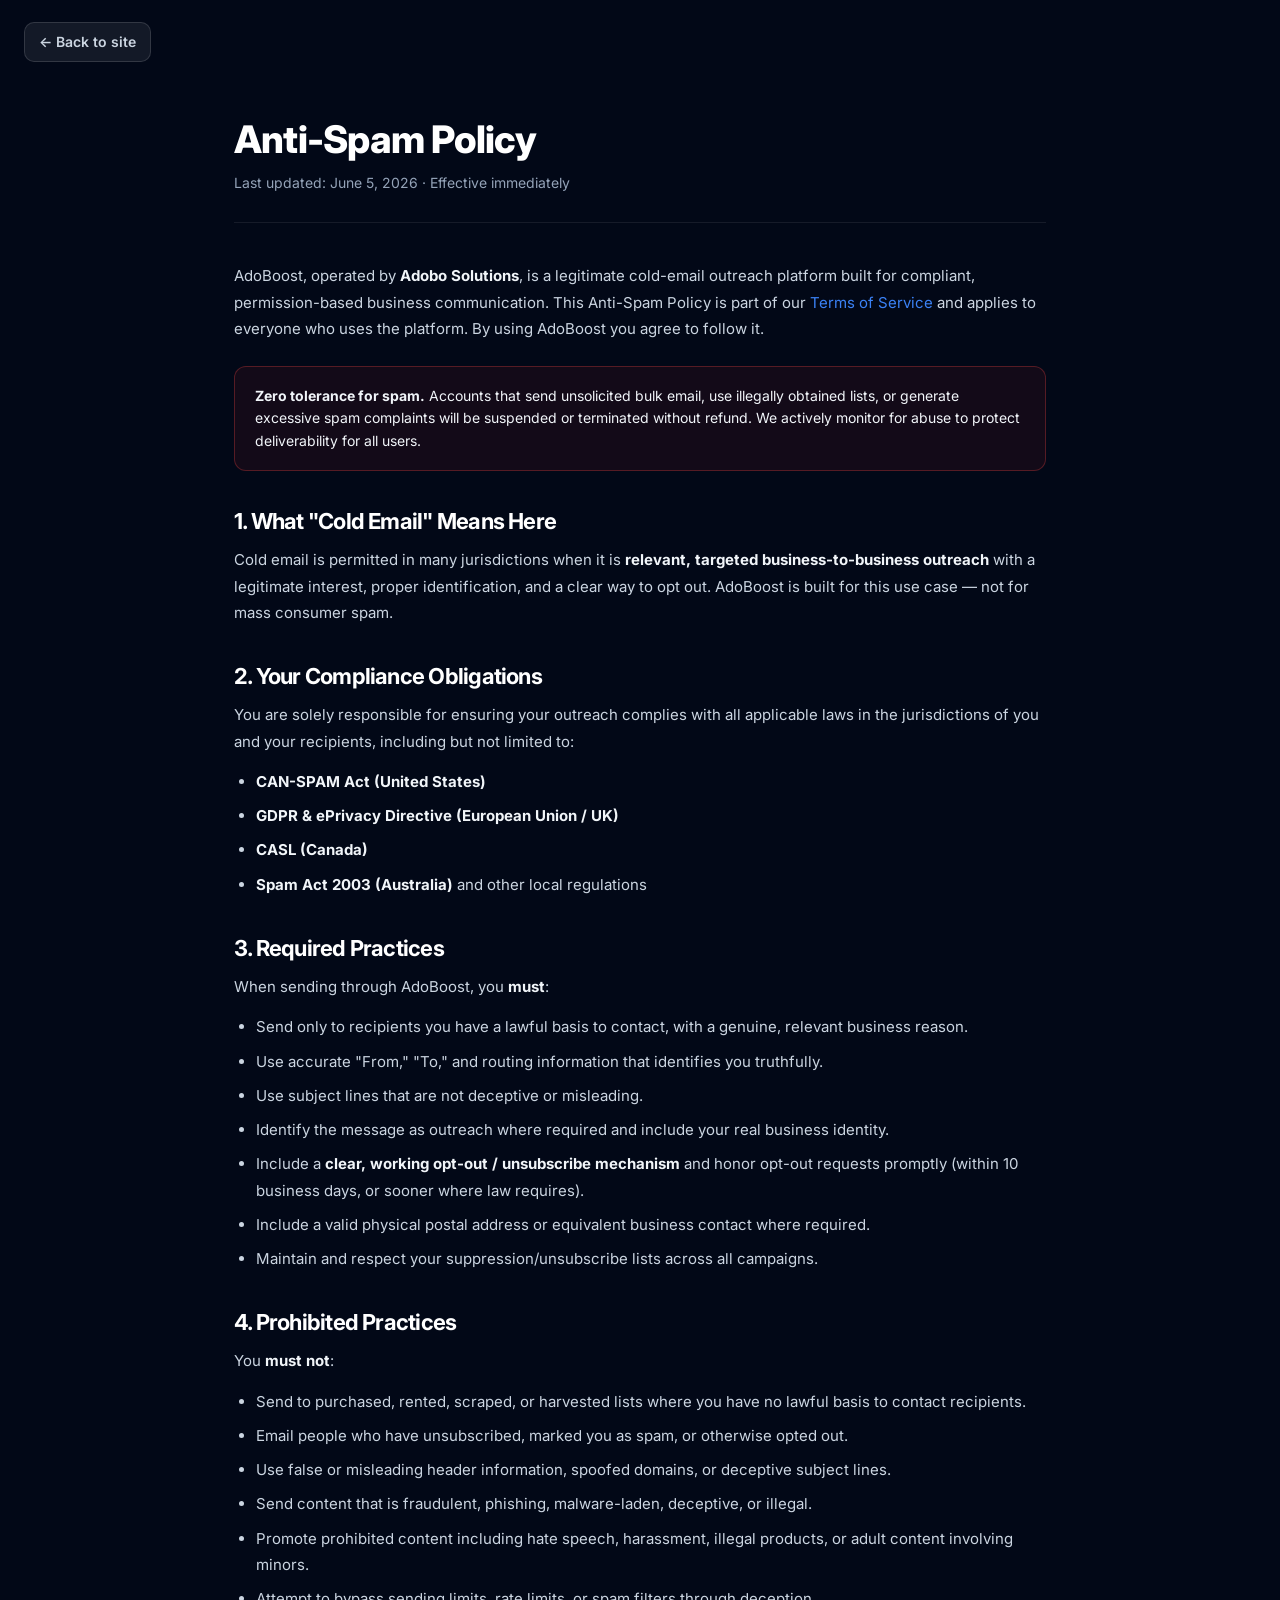
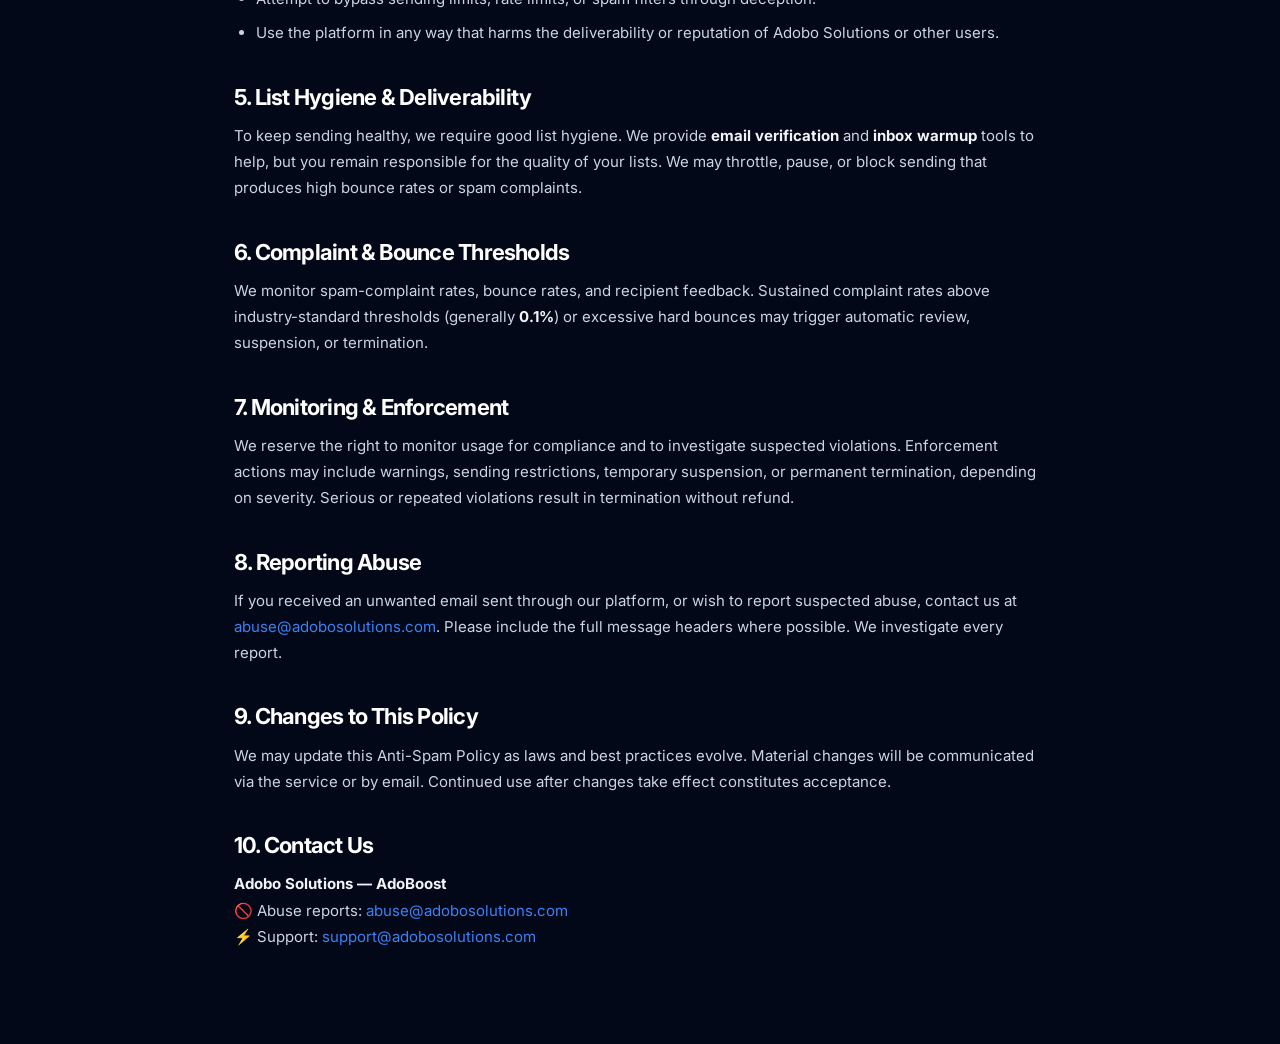
<file: anti-spam.html>
<!DOCTYPE html>
<html lang="en">
<head>
  <meta charset="UTF-8">
  <meta name="viewport" content="width=device-width, initial-scale=1.0">
  <title>Anti-Spam Policy — AdoBoost by Adobo Solutions</title>
  <meta name="description" content="AdoBoost's Anti-Spam Policy and acceptable-use rules for cold-email outreach. Stay compliant with CAN-SPAM, GDPR, and CASL.">
  <link rel="icon" href="assets/ADB%20LOGO-06.jpg" type="image/jpeg">
  <link href="css/main.css" rel="stylesheet">
  <style>
    .legal-wrap { max-width: 860px; margin: 0 auto; padding: 120px 24px 80px; }
    .legal-head { border-bottom: 1px solid var(--border); padding-bottom: 28px; margin-bottom: 40px; }
    .legal-head h1 { color: #fff; font-size: 38px; font-weight: 800; letter-spacing: -0.02em; margin-bottom: 12px; }
    .legal-head .meta { color: var(--text-3); font-size: 14px; }
    .legal-body h2 { color: #fff; font-size: 22px; font-weight: 700; margin: 38px 0 14px; }
    .legal-body h3 { color: var(--text); font-size: 17px; font-weight: 700; margin: 24px 0 10px; }
    .legal-body p, .legal-body li { color: var(--text-2); font-size: 15px; line-height: 1.75; margin-bottom: 14px; }
    .legal-body ul { padding-left: 22px; margin-bottom: 14px; }
    .legal-body li { margin-bottom: 8px; }
    .legal-body a { color: var(--blue-l); }
    .legal-body strong { color: var(--text); }
    .legal-toplink { position: fixed; top: 22px; left: 24px; display: inline-flex; align-items: center; gap: 8px; color: var(--text-2); font-size: 14px; font-weight: 600; background: var(--glass-2); border: 1px solid var(--border-2); padding: 8px 14px; border-radius: 10px; z-index: 10; }
    .legal-note { background: var(--glass); border: 1px solid var(--border-2); border-radius: 12px; padding: 18px 20px; margin: 24px 0; font-size: 14px; color: var(--text-2); }
    .legal-warn { background: rgba(220,38,38,0.08); border: 1px solid rgba(239,68,68,0.3); border-radius: 12px; padding: 18px 20px; margin: 24px 0; font-size: 14px; color: var(--text); }
  </style>
</head>
<body>
  <a href="index.html" class="legal-toplink">← Back to site</a>
  <div class="legal-wrap">
    <div class="legal-head">
      <h1>Anti-Spam Policy</h1>
      <div class="meta">Last updated: June 5, 2026 · Effective immediately</div>
    </div>
    <div class="legal-body">
      <p>AdoBoost, operated by <strong>Adobo Solutions</strong>, is a legitimate cold-email outreach platform built for compliant, permission-based business communication. This Anti-Spam Policy is part of our <a href="terms.html">Terms of Service</a> and applies to everyone who uses the platform. By using AdoBoost you agree to follow it.</p>

      <div class="legal-warn"><strong>Zero tolerance for spam.</strong> Accounts that send unsolicited bulk email, use illegally obtained lists, or generate excessive spam complaints will be suspended or terminated without refund. We actively monitor for abuse to protect deliverability for all users.</div>

      <h2>1. What "Cold Email" Means Here</h2>
      <p>Cold email is permitted in many jurisdictions when it is <strong>relevant, targeted business-to-business outreach</strong> with a legitimate interest, proper identification, and a clear way to opt out. AdoBoost is built for this use case — not for mass consumer spam.</p>

      <h2>2. Your Compliance Obligations</h2>
      <p>You are solely responsible for ensuring your outreach complies with all applicable laws in the jurisdictions of you and your recipients, including but not limited to:</p>
      <ul>
        <li><strong>CAN-SPAM Act (United States)</strong></li>
        <li><strong>GDPR &amp; ePrivacy Directive (European Union / UK)</strong></li>
        <li><strong>CASL (Canada)</strong></li>
        <li><strong>Spam Act 2003 (Australia)</strong> and other local regulations</li>
      </ul>

      <h2>3. Required Practices</h2>
      <p>When sending through AdoBoost, you <strong>must</strong>:</p>
      <ul>
        <li>Send only to recipients you have a lawful basis to contact, with a genuine, relevant business reason.</li>
        <li>Use accurate "From," "To," and routing information that identifies you truthfully.</li>
        <li>Use subject lines that are not deceptive or misleading.</li>
        <li>Identify the message as outreach where required and include your real business identity.</li>
        <li>Include a <strong>clear, working opt-out / unsubscribe mechanism</strong> and honor opt-out requests promptly (within 10 business days, or sooner where law requires).</li>
        <li>Include a valid physical postal address or equivalent business contact where required.</li>
        <li>Maintain and respect your suppression/unsubscribe lists across all campaigns.</li>
      </ul>

      <h2>4. Prohibited Practices</h2>
      <p>You <strong>must not</strong>:</p>
      <ul>
        <li>Send to purchased, rented, scraped, or harvested lists where you have no lawful basis to contact recipients.</li>
        <li>Email people who have unsubscribed, marked you as spam, or otherwise opted out.</li>
        <li>Use false or misleading header information, spoofed domains, or deceptive subject lines.</li>
        <li>Send content that is fraudulent, phishing, malware-laden, deceptive, or illegal.</li>
        <li>Promote prohibited content including hate speech, harassment, illegal products, or adult content involving minors.</li>
        <li>Attempt to bypass sending limits, rate limits, or spam filters through deception.</li>
        <li>Use the platform in any way that harms the deliverability or reputation of Adobo Solutions or other users.</li>
      </ul>

      <h2>5. List Hygiene &amp; Deliverability</h2>
      <p>To keep sending healthy, we require good list hygiene. We provide <strong>email verification</strong> and <strong>inbox warmup</strong> tools to help, but you remain responsible for the quality of your lists. We may throttle, pause, or block sending that produces high bounce rates or spam complaints.</p>

      <h2>6. Complaint &amp; Bounce Thresholds</h2>
      <p>We monitor spam-complaint rates, bounce rates, and recipient feedback. Sustained complaint rates above industry-standard thresholds (generally <strong>0.1%</strong>) or excessive hard bounces may trigger automatic review, suspension, or termination.</p>

      <h2>7. Monitoring &amp; Enforcement</h2>
      <p>We reserve the right to monitor usage for compliance and to investigate suspected violations. Enforcement actions may include warnings, sending restrictions, temporary suspension, or permanent termination, depending on severity. Serious or repeated violations result in termination without refund.</p>

      <h2>8. Reporting Abuse</h2>
      <p>If you received an unwanted email sent through our platform, or wish to report suspected abuse, contact us at <a href="mailto:abuse@adobosolutions.com">abuse@adobosolutions.com</a>. Please include the full message headers where possible. We investigate every report.</p>

      <h2>9. Changes to This Policy</h2>
      <p>We may update this Anti-Spam Policy as laws and best practices evolve. Material changes will be communicated via the service or by email. Continued use after changes take effect constitutes acceptance.</p>

      <h2>10. Contact Us</h2>
      <p><strong>Adobo Solutions — AdoBoost</strong><br>
      🚫 Abuse reports: <a href="mailto:abuse@adobosolutions.com">abuse@adobosolutions.com</a><br>
      ⚡ Support: <a href="mailto:support@adobosolutions.com">support@adobosolutions.com</a></p>
    </div>
  </div>
</body>
</html>
</file>
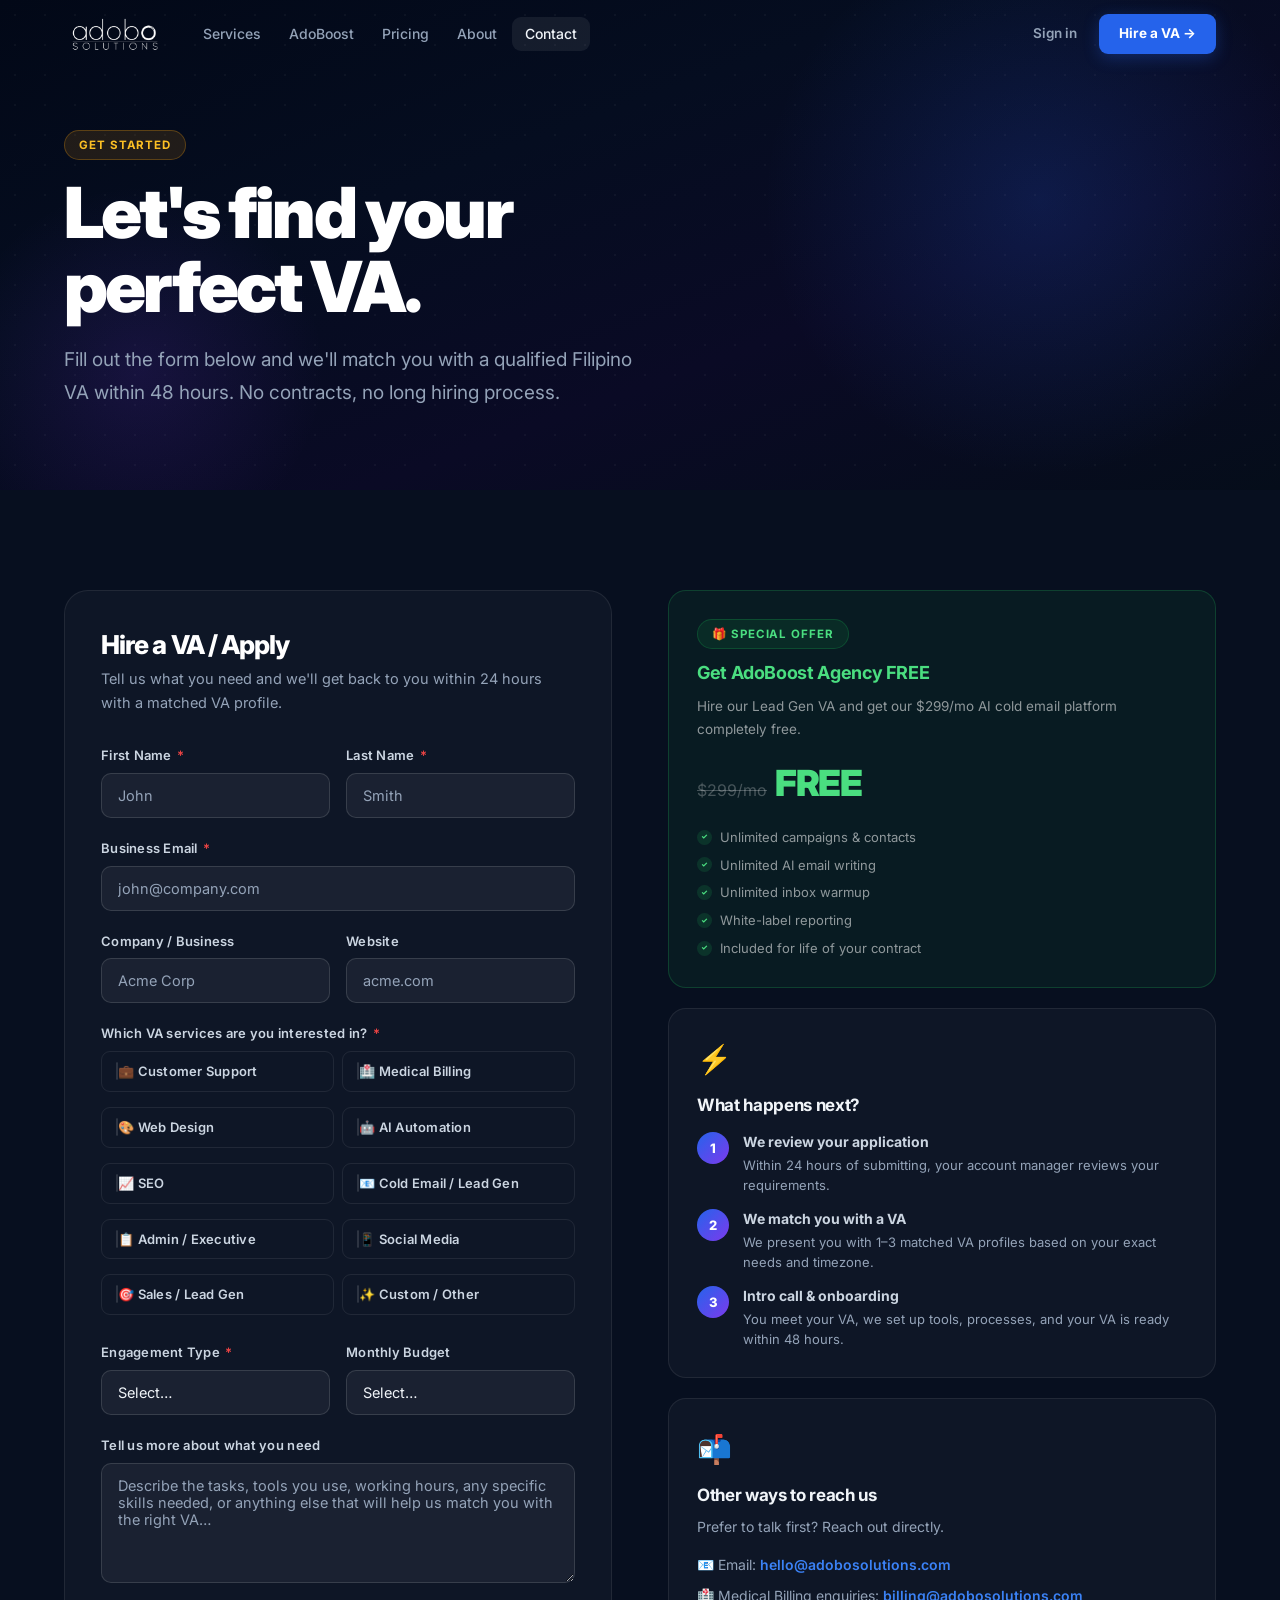
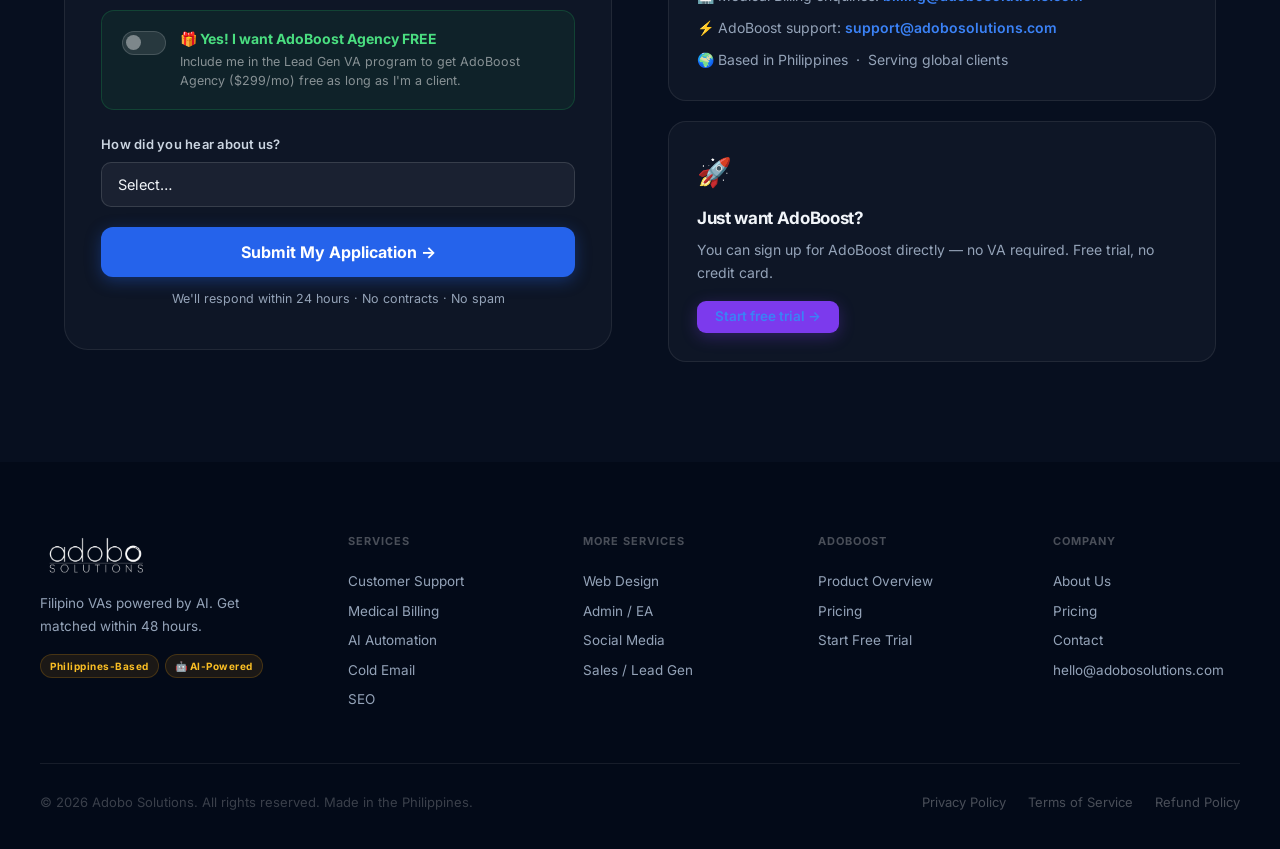
<file: contact.html>
﻿<!DOCTYPE html>
<html lang="en">
<head>
  <meta charset="UTF-8">
  <meta name="viewport" content="width=device-width, initial-scale=1.0">
  <title>Contact & Hire a VA — Adobo Solutions</title>
  <meta name="description" content="Hire a Filipino VA or get in touch with Adobo Solutions. Apply for our Lead Gen program and get AdoBoost Agency free.">
  <link rel="icon" href="assets/ADB%20LOGO-06.jpg" type="image/jpeg">
  <link href="css/main.css" rel="stylesheet">
  <style>
    /* ── LAYOUT ── */
    .contact-grid { display: grid; grid-template-columns: 1fr 1fr; gap: 56px; align-items: start; }

    /* ── FORM CARD ── */
    .form-card {
      background: var(--glass); border: 1px solid var(--border);
      border-radius: 24px; padding: 40px 36px;
    }
    .form-card h2 { color: #fff; margin-bottom: 8px; font-size: 26px; }
    .form-card > p { font-size: 14.5px; color: var(--text-3); margin-bottom: 30px; line-height: 1.65; }

    .form-group { margin-bottom: 20px; }
    .form-group label { display: block; font-size: 13px; font-weight: 600; color: var(--text-2); margin-bottom: 7px; letter-spacing: 0.02em; }
    .form-group label span { color: var(--red-l); margin-left: 2px; }
    .form-control {
      width: 100%; background: rgba(255,255,255,0.05);
      border: 1.5px solid var(--border-2); border-radius: 10px;
      padding: 13px 16px; font-size: 14.5px; color: var(--text);
      font-family: inherit; transition: border-color 0.18s, background 0.18s;
      outline: none; -webkit-appearance: none;
    }
    .form-control::placeholder { color: var(--text-3); }
    .form-control:focus { border-color: var(--blue-l); background: rgba(255,255,255,0.08); }
    select.form-control { cursor: pointer; }
    select.form-control option { background: var(--navy-3); color: var(--text); }
    textarea.form-control { resize: vertical; min-height: 120px; }
    .form-row { display: grid; grid-template-columns: 1fr 1fr; gap: 16px; }

    /* Service checkboxes */
    .checkbox-grid { display: grid; grid-template-columns: 1fr 1fr; gap: 8px; }
    .checkbox-item { display: flex; align-items: center; gap: 9px; cursor: pointer; padding: 9px 12px; border: 1px solid var(--border); border-radius: 9px; transition: all 0.18s; font-size: 13.5px; color: var(--text-2); }
    .checkbox-item:hover { border-color: var(--border-2); background: var(--glass-2); }
    .checkbox-item input { display: none; }
    .checkbox-item input:checked + .chk-box { background: var(--blue); border-color: var(--blue); }
    .checkbox-item input:checked + .chk-box::after { opacity: 1; }
    .chk-box { width: 17px; height: 17px; border-radius: 5px; border: 1.5px solid var(--border-2); flex-shrink: 0; position: relative; transition: all 0.18s; }
    .chk-box::after { content: '✓'; position: absolute; top: 50%; left: 50%; transform: translate(-50%,-50%); font-size: 10px; font-weight: 800; color: #fff; opacity: 0; transition: opacity 0.18s; }
    .checkbox-item:has(input:checked) { border-color: rgba(37,99,235,0.35); background: rgba(37,99,235,0.07); color: var(--text); }

    /* Special offer toggle */
    .offer-toggle {
      background: rgba(34,197,94,0.07); border: 1.5px solid rgba(34,197,94,0.2);
      border-radius: 13px; padding: 18px 20px; margin-bottom: 24px;
      display: flex; align-items: flex-start; gap: 14px; cursor: pointer;
    }
    .offer-toggle input { display: none; }
    .toggle-box { width: 44px; height: 24px; border-radius: 12px; background: rgba(255,255,255,0.1); border: 1.5px solid rgba(255,255,255,0.15); flex-shrink: 0; position: relative; transition: all 0.25s; margin-top: 2px; }
    .toggle-box::after { content: ''; position: absolute; top: 3px; left: 3px; width: 15px; height: 15px; border-radius: 50%; background: #fff; opacity: 0.4; transition: all 0.25s; }
    .offer-toggle:has(input:checked) .toggle-box { background: var(--green); border-color: var(--green); }
    .offer-toggle:has(input:checked) .toggle-box::after { left: 22px; opacity: 1; }
    .offer-toggle-text h4 { font-size: 14px; font-weight: 700; color: #4ade80; margin-bottom: 3px; }
    .offer-toggle-text p  { font-size: 12.5px; color: rgba(255,255,255,0.5); line-height: 1.55; }

    .submit-btn {
      width: 100%; padding: 15px; border-radius: 12px; font-size: 16px; font-weight: 700;
      background: var(--blue); color: #fff; border: none; cursor: pointer;
      font-family: inherit; transition: all 0.18s;
      box-shadow: 0 4px 16px rgba(37,99,235,0.35);
    }
    .submit-btn:hover { background: var(--blue-h); transform: translateY(-1px); box-shadow: 0 8px 28px rgba(37,99,235,0.45); }
    .form-note { text-align: center; font-size: 12.5px; color: var(--text-3); margin-top: 12px; }

    /* ── SIDEBAR INFO ── */
    .contact-sidebar { display: flex; flex-direction: column; gap: 20px; }
    .info-card {
      background: var(--glass); border: 1px solid var(--border);
      border-radius: 18px; padding: 28px;
      transition: all 0.22s;
    }
    .info-card:hover { background: var(--glass-2); border-color: var(--border-2); }
    .info-card .icon { font-size: 28px; margin-bottom: 12px; }
    .info-card h3 { font-size: 17px; margin-bottom: 8px; }
    .info-card p  { font-size: 14px; color: var(--text-3); line-height: 1.7; }
    .info-card a  { color: var(--blue-l); font-weight: 600; }
    .info-card a:hover { text-decoration: underline; }

    /* Free offer card */
    .offer-card {
      background: rgba(34,197,94,0.07); border: 1.5px solid rgba(34,197,94,0.22);
      border-radius: 18px; padding: 28px;
    }
    .offer-card h3 { color: #4ade80; font-size: 18px; margin-bottom: 10px; }
    .offer-card p  { font-size: 13.5px; color: rgba(255,255,255,0.55); line-height: 1.7; }
    .offer-card .price-tag { display: flex; align-items: baseline; gap: 8px; margin: 14px 0; }
    .offer-card .old { font-size: 16px; color: rgba(255,255,255,0.25); text-decoration: line-through; }
    .offer-card .new { font-size: 36px; font-weight: 900; color: #4ade80; letter-spacing: -0.04em; }
    .offer-feats { display: flex; flex-direction: column; gap: 7px; margin-top: 14px; }
    .offer-feat  { display: flex; align-items: center; gap: 8px; font-size: 13px; color: rgba(255,255,255,0.55); }
    .offer-feat .chk { width: 15px; height: 15px; border-radius: 50%; background: rgba(34,197,94,0.15); color: #4ade80; font-size: 7.5px; font-weight: 800; display: flex; align-items: center; justify-content: center; flex-shrink: 0; }

    /* Process steps */
    .process-steps { display: flex; flex-direction: column; gap: 14px; }
    .process-step { display: flex; gap: 14px; align-items: flex-start; }
    .step-circle { width: 32px; height: 32px; border-radius: 50%; background: var(--grad); color: #fff; font-size: 13px; font-weight: 800; display: flex; align-items: center; justify-content: center; flex-shrink: 0; }
    .step-info h4  { font-size: 14px; font-weight: 700; color: var(--text-2); margin-bottom: 3px; }
    .step-info p   { font-size: 13px; color: var(--text-3); line-height: 1.55; }

    /* ── SUCCESS MESSAGE ── */
    #success-msg {
      display: none; text-align: center; padding: 40px 20px;
    }
    #success-msg .success-icon { font-size: 56px; margin-bottom: 16px; }
    #success-msg h3 { color: #4ade80; font-size: 24px; margin-bottom: 10px; }
    #success-msg p  { color: var(--text-3); font-size: 15px; line-height: 1.7; }

    @media (max-width: 1024px) { .contact-grid { grid-template-columns: 1fr; } }
    @media (max-width: 580px) {
      .form-row { grid-template-columns: 1fr; }
      .checkbox-grid { grid-template-columns: 1fr; }
      .form-card { padding: 28px 20px; }
    }
  </style>
</head>
<body>

<!-- NAV -->
<nav id="nav">
  <div class="nav-inner">
    <a href="index.html" class="nav-logo"><img src="assets/ADB2%20Tranparent%202.png" alt="Adobo Solutions"></a>
    <div class="nav-links">
      <a href="services.html">Services</a>
      <a href="adoboost.html">AdoBoost</a>
      <a href="pricing.html">Pricing</a>
      <a href="about.html">About</a>
      <a href="contact.html" class="active">Contact</a>
    </div>
    <div class="nav-right">
      <a href="https://app.adobosolutions.com/login" class="nav-signin">Sign in</a>
      <a href="#apply" class="nav-cta">Hire a VA →</a>
    </div>
    <button class="hamburger" id="hamburger" aria-label="Menu"><span></span><span></span><span></span></button>
  </div>
</nav>
<div class="mobile-menu" id="mobile-menu">
  <a href="services.html">Services</a>
  <a href="adoboost.html">AdoBoost</a>
  <a href="pricing.html">Pricing</a>
  <a href="about.html">About</a>
  <a href="contact.html">Contact</a>
  <a href="https://app.adobosolutions.com/login">Sign in</a>
  <a href="#apply" class="btn btn-primary">Hire a VA →</a>
</div>

<!-- PAGE HERO -->
<section class="page-hero">
  <div class="grid-texture"></div>
  <div class="container page-hero-inner">
    <span class="pill pill-gold">Get Started</span>
    <h1 style="color:#fff;margin:16px 0 20px">Let's find your<br>perfect VA.</h1>
    <p class="subhead">Fill out the form below and we'll match you with a qualified Filipino VA within 48 hours. No contracts, no long hiring process.</p>
  </div>
</section>

<!-- CONTACT FORM + SIDEBAR -->
<section class="section" style="background:var(--navy-2)" id="apply">
  <div class="container">
    <div class="contact-grid">

      <!-- FORM -->
      <div class="form-card reveal">
        <h2>Hire a VA / Apply</h2>
        <p>Tell us what you need and we'll get back to you within 24 hours with a matched VA profile.</p>

        <form id="hire-form" onsubmit="handleSubmit(event)" novalidate>

          <div class="form-row">
            <div class="form-group">
              <label>First Name <span>*</span></label>
              <input type="text" class="form-control" name="first_name" placeholder="John" required>
            </div>
            <div class="form-group">
              <label>Last Name <span>*</span></label>
              <input type="text" class="form-control" name="last_name" placeholder="Smith" required>
            </div>
          </div>

          <div class="form-group">
            <label>Business Email <span>*</span></label>
            <input type="email" class="form-control" name="email" placeholder="john@company.com" required>
          </div>

          <div class="form-row">
            <div class="form-group">
              <label>Company / Business</label>
              <input type="text" class="form-control" name="company" placeholder="Acme Corp">
            </div>
            <div class="form-group">
              <label>Website</label>
              <input type="text" class="form-control" name="website" placeholder="acme.com">
            </div>
          </div>

          <div class="form-group">
            <label>Which VA services are you interested in? <span>*</span></label>
            <div class="checkbox-grid" style="margin-top:4px">
              <label class="checkbox-item"><input type="checkbox" name="services" value="customer-support"><span class="chk-box"></span>💼 Customer Support</label>
              <label class="checkbox-item"><input type="checkbox" name="services" value="medical-billing"><span class="chk-box"></span>🏥 Medical Billing</label>
              <label class="checkbox-item"><input type="checkbox" name="services" value="web-design"><span class="chk-box"></span>🎨 Web Design</label>
              <label class="checkbox-item"><input type="checkbox" name="services" value="ai-automation"><span class="chk-box"></span>🤖 AI Automation</label>
              <label class="checkbox-item"><input type="checkbox" name="services" value="seo"><span class="chk-box"></span>📈 SEO</label>
              <label class="checkbox-item"><input type="checkbox" name="services" value="cold-email"><span class="chk-box"></span>📧 Cold Email / Lead Gen</label>
              <label class="checkbox-item"><input type="checkbox" name="services" value="admin-ea"><span class="chk-box"></span>📋 Admin / Executive</label>
              <label class="checkbox-item"><input type="checkbox" name="services" value="social-media"><span class="chk-box"></span>📱 Social Media</label>
              <label class="checkbox-item"><input type="checkbox" name="services" value="sales"><span class="chk-box"></span>🎯 Sales / Lead Gen</label>
              <label class="checkbox-item"><input type="checkbox" name="services" value="custom"><span class="chk-box"></span>✨ Custom / Other</label>
            </div>
          </div>

          <div class="form-row">
            <div class="form-group">
              <label>Engagement Type <span>*</span></label>
              <select class="form-control" name="engagement" required>
                <option value="" disabled selected>Select…</option>
                <option value="part-time">Part-Time (20 hrs/week)</option>
                <option value="full-time">Full-Time (40 hrs/week)</option>
                <option value="team">VA Team (multiple VAs)</option>
                <option value="project">One-off Project</option>
              </select>
            </div>
            <div class="form-group">
              <label>Monthly Budget</label>
              <select class="form-control" name="budget">
                <option value="" disabled selected>Select…</option>
                <option value="under-500">Under $500</option>
                <option value="500-1000">$500 – $1,000</option>
                <option value="1000-2500">$1,000 – $2,500</option>
                <option value="2500-5000">$2,500 – $5,000</option>
                <option value="5000+">$5,000+</option>
              </select>
            </div>
          </div>

          <div class="form-group">
            <label>Tell us more about what you need</label>
            <textarea class="form-control" name="message" placeholder="Describe the tasks, tools you use, working hours, any specific skills needed, or anything else that will help us match you with the right VA…"></textarea>
          </div>

          <!-- Lead Gen Free Offer Toggle -->
          <label class="offer-toggle" id="apply">
            <input type="checkbox" name="lead_gen_offer" id="lead-gen-toggle">
            <div class="toggle-box"></div>
            <div class="offer-toggle-text">
              <h4>🎁 Yes! I want AdoBoost Agency FREE</h4>
              <p>Include me in the Lead Gen VA program to get AdoBoost Agency ($299/mo) free as long as I'm a client.</p>
            </div>
          </label>

          <div class="form-group">
            <label>How did you hear about us?</label>
            <select class="form-control" name="source">
              <option value="" disabled selected>Select…</option>
              <option>Google Search</option>
              <option>Social Media</option>
              <option>Referral from a friend</option>
              <option>LinkedIn</option>
              <option>Facebook / Instagram</option>
              <option>Cold email</option>
              <option>Other</option>
            </select>
          </div>

          <button type="submit" class="submit-btn">Submit My Application →</button>
          <p class="form-note">We'll respond within 24 hours · No contracts · No spam</p>
        </form>

        <div id="success-msg">
          <div class="success-icon">🎉</div>
          <h3>Application Received!</h3>
          <p>Thank you! We'll review your application and get back to you within 24 hours with a matched VA profile and next steps.</p>
          <p style="margin-top:14px">In the meantime, feel free to <a href="adoboost.html" style="color:var(--blue-l)">explore AdoBoost</a> or <a href="services.html" style="color:var(--blue-l)">browse all our services</a>.</p>
        </div>
      </div>

      <!-- SIDEBAR -->
      <div class="contact-sidebar reveal delay-2">

        <!-- Free Offer Card -->
        <div class="offer-card">
          <span class="pill pill-green" style="margin-bottom:12px;display:inline-flex">🎁 Special Offer</span>
          <h3>Get AdoBoost Agency FREE</h3>
          <p>Hire our Lead Gen VA and get our $299/mo AI cold email platform completely free.</p>
          <div class="price-tag">
            <span class="old">$299/mo</span>
            <span class="new">FREE</span>
          </div>
          <div class="offer-feats">
            <div class="offer-feat"><span class="chk">✓</span>Unlimited campaigns &amp; contacts</div>
            <div class="offer-feat"><span class="chk">✓</span>Unlimited AI email writing</div>
            <div class="offer-feat"><span class="chk">✓</span>Unlimited inbox warmup</div>
            <div class="offer-feat"><span class="chk">✓</span>White-label reporting</div>
            <div class="offer-feat"><span class="chk">✓</span>Included for life of your contract</div>
          </div>
        </div>

        <!-- What Happens Next -->
        <div class="info-card">
          <div class="icon">⚡</div>
          <h3>What happens next?</h3>
          <div class="process-steps" style="margin-top:16px">
            <div class="process-step">
              <div class="step-circle">1</div>
              <div class="step-info"><h4>We review your application</h4><p>Within 24 hours of submitting, your account manager reviews your requirements.</p></div>
            </div>
            <div class="process-step">
              <div class="step-circle">2</div>
              <div class="step-info"><h4>We match you with a VA</h4><p>We present you with 1–3 matched VA profiles based on your exact needs and timezone.</p></div>
            </div>
            <div class="process-step">
              <div class="step-circle">3</div>
              <div class="step-info"><h4>Intro call &amp; onboarding</h4><p>You meet your VA, we set up tools, processes, and your VA is ready within 48 hours.</p></div>
            </div>
          </div>
        </div>

        <!-- Contact Info -->
        <div class="info-card">
          <div class="icon">📬</div>
          <h3>Other ways to reach us</h3>
          <p style="margin-bottom:14px">Prefer to talk first? Reach out directly.</p>
          <p>📧 Email: <a href="mailto:hello@adobosolutions.com">hello@adobosolutions.com</a></p>
          <p style="margin-top:8px">🏥 Medical Billing enquiries: <a href="mailto:billing@adobosolutions.com">billing@adobosolutions.com</a></p>
          <p style="margin-top:8px">⚡ AdoBoost support: <a href="mailto:support@adobosolutions.com">support@adobosolutions.com</a></p>
          <p style="margin-top:8px">🌍 Based in Philippines &nbsp;·&nbsp; Serving global clients</p>
        </div>

        <!-- AdoBoost standalone -->
        <div class="info-card">
          <div class="icon">🚀</div>
          <h3>Just want AdoBoost?</h3>
          <p>You can sign up for AdoBoost directly — no VA required. Free trial, no credit card.</p>
          <a href="https://app.adobosolutions.com/register" class="btn btn-purple btn-sm" style="margin-top:16px;display:inline-flex">Start free trial →</a>
        </div>

      </div>
    </div>
  </div>
</section>

<!-- FOOTER -->
<footer id="footer">
  <div class="footer-inner">
    <div class="footer-top">
      <div class="f-brand"><div class="f-brand-logo"><img src="assets/ADB2%20Tranparent%202.png" alt="Adobo Solutions"></div><p>Filipino VAs powered by AI. Get matched within 48 hours.</p><div class="f-brand-badges"><span class="f-badge">Philippines-Based</span><span class="f-badge">🤖 AI-Powered</span></div></div>
      <div class="f-col"><h4>Services</h4><a href="services.html#customer-support">Customer Support</a><a href="services.html#medical-billing">Medical Billing</a><a href="services.html#ai-automation">AI Automation</a><a href="services.html#cold-email">Cold Email</a><a href="services.html#seo">SEO</a></div>
      <div class="f-col"><h4>More Services</h4><a href="services.html#web-design">Web Design</a><a href="services.html#admin-ea">Admin / EA</a><a href="services.html#social-media">Social Media</a><a href="services.html#sales-lead-gen">Sales / Lead Gen</a></div>
      <div class="f-col"><h4>AdoBoost</h4><a href="adoboost.html">Product Overview</a><a href="pricing.html#adoboost">Pricing</a><a href="https://app.adobosolutions.com/register">Start Free Trial</a></div>
      <div class="f-col"><h4>Company</h4><a href="about.html">About Us</a><a href="pricing.html">Pricing</a><a href="contact.html">Contact</a><a href="mailto:hello@adobosolutions.com">hello@adobosolutions.com</a></div>
    </div>
    <div class="footer-bot"><p>© 2026 Adobo Solutions. All rights reserved. Made in the Philippines.</p><div class="footer-bot-links"><a href="privacy.html">Privacy Policy</a><a href="terms.html">Terms of Service</a><a href="refund.html">Refund Policy</a></div></div>
  </div>
</footer>

<script>
  const nav=document.getElementById('nav');
  window.addEventListener('scroll',()=>{nav.classList.toggle('scrolled',window.scrollY>40)},{passive:true});
  const hb=document.getElementById('hamburger'),mm=document.getElementById('mobile-menu');
  hb.addEventListener('click',()=>{const o=mm.classList.toggle('open');hb.classList.toggle('open',o);});
  mm.querySelectorAll('a').forEach(a=>a.addEventListener('click',()=>{mm.classList.remove('open');hb.classList.remove('open');}));
  const obs=new IntersectionObserver(e=>e.forEach(x=>{if(x.isIntersecting){x.target.classList.add('vis');obs.unobserve(x.target);}}),{threshold:0.08,rootMargin:'0px 0px -40px 0px'});
  document.querySelectorAll('.reveal').forEach(el=>obs.observe(el));

  async function handleSubmit(e) {
    e.preventDefault();
    const form = document.getElementById('hire-form');
    const btn  = form.querySelector('.submit-btn');
    const success = document.getElementById('success-msg');

    /* ── Validation ── */
    const required = form.querySelectorAll('[required]');
    let valid = true;
    required.forEach(field => {
      if (!field.value.trim()) {
        field.style.borderColor = 'var(--red-l)';
        valid = false;
      } else {
        field.style.borderColor = '';
      }
    });
    if (!valid) {
      form.querySelector('[required]:invalid, [required][style*="red"]')?.scrollIntoView({ behavior: 'smooth', block: 'center' });
      return;
    }

    /* ── Loading state ── */
    btn.textContent = 'Sending…';
    btn.disabled = true;

    /* ── Build FormData ── */
    const data = new FormData(form);

    /* Flatten checkbox group into a single readable string */
    const checked = [...form.querySelectorAll('input[name="services"]:checked')].map(c => c.value);
    data.delete('services');
    data.append('Services Interested', checked.length ? checked.join(', ') : 'None selected');

    /* Label the lead gen toggle clearly */
    const leadGen = form.querySelector('input[name="lead_gen_offer"]');
    data.delete('lead_gen_offer');
    data.append('Wants Free AdoBoost Agency', leadGen?.checked ? 'YES ✅' : 'No');

    /* ── POST to Formspree ── */
    try {
      const res = await fetch('https://formspree.io/f/xbdbpodj', {
        method: 'POST',
        body: data,
        headers: { 'Accept': 'application/json' }
      });

      if (res.ok) {
        form.style.display = 'none';
        success.style.display = 'block';
        window.scrollTo({ top: 0, behavior: 'smooth' });
      } else {
        const json = await res.json().catch(() => ({}));
        const msg  = json?.errors?.map(err => err.message).join(', ') || 'Submission failed.';
        showFormError(btn, msg);
      }
    } catch (err) {
      showFormError(btn, 'Connection error — please try again or email hello@adobosolutions.com');
    }
  }

  function showFormError(btn, msg) {
    btn.textContent = 'Submit My Application →';
    btn.disabled = false;
    let errEl = document.getElementById('form-error-msg');
    if (!errEl) {
      errEl = document.createElement('p');
      errEl.id = 'form-error-msg';
      errEl.style.cssText = 'color:#fca5a5;font-size:13.5px;margin-top:12px;text-align:center;';
      btn.insertAdjacentElement('afterend', errEl);
    }
    errEl.textContent = '⚠️ ' + msg;
  }
</script>
</body>
</html>
</file>
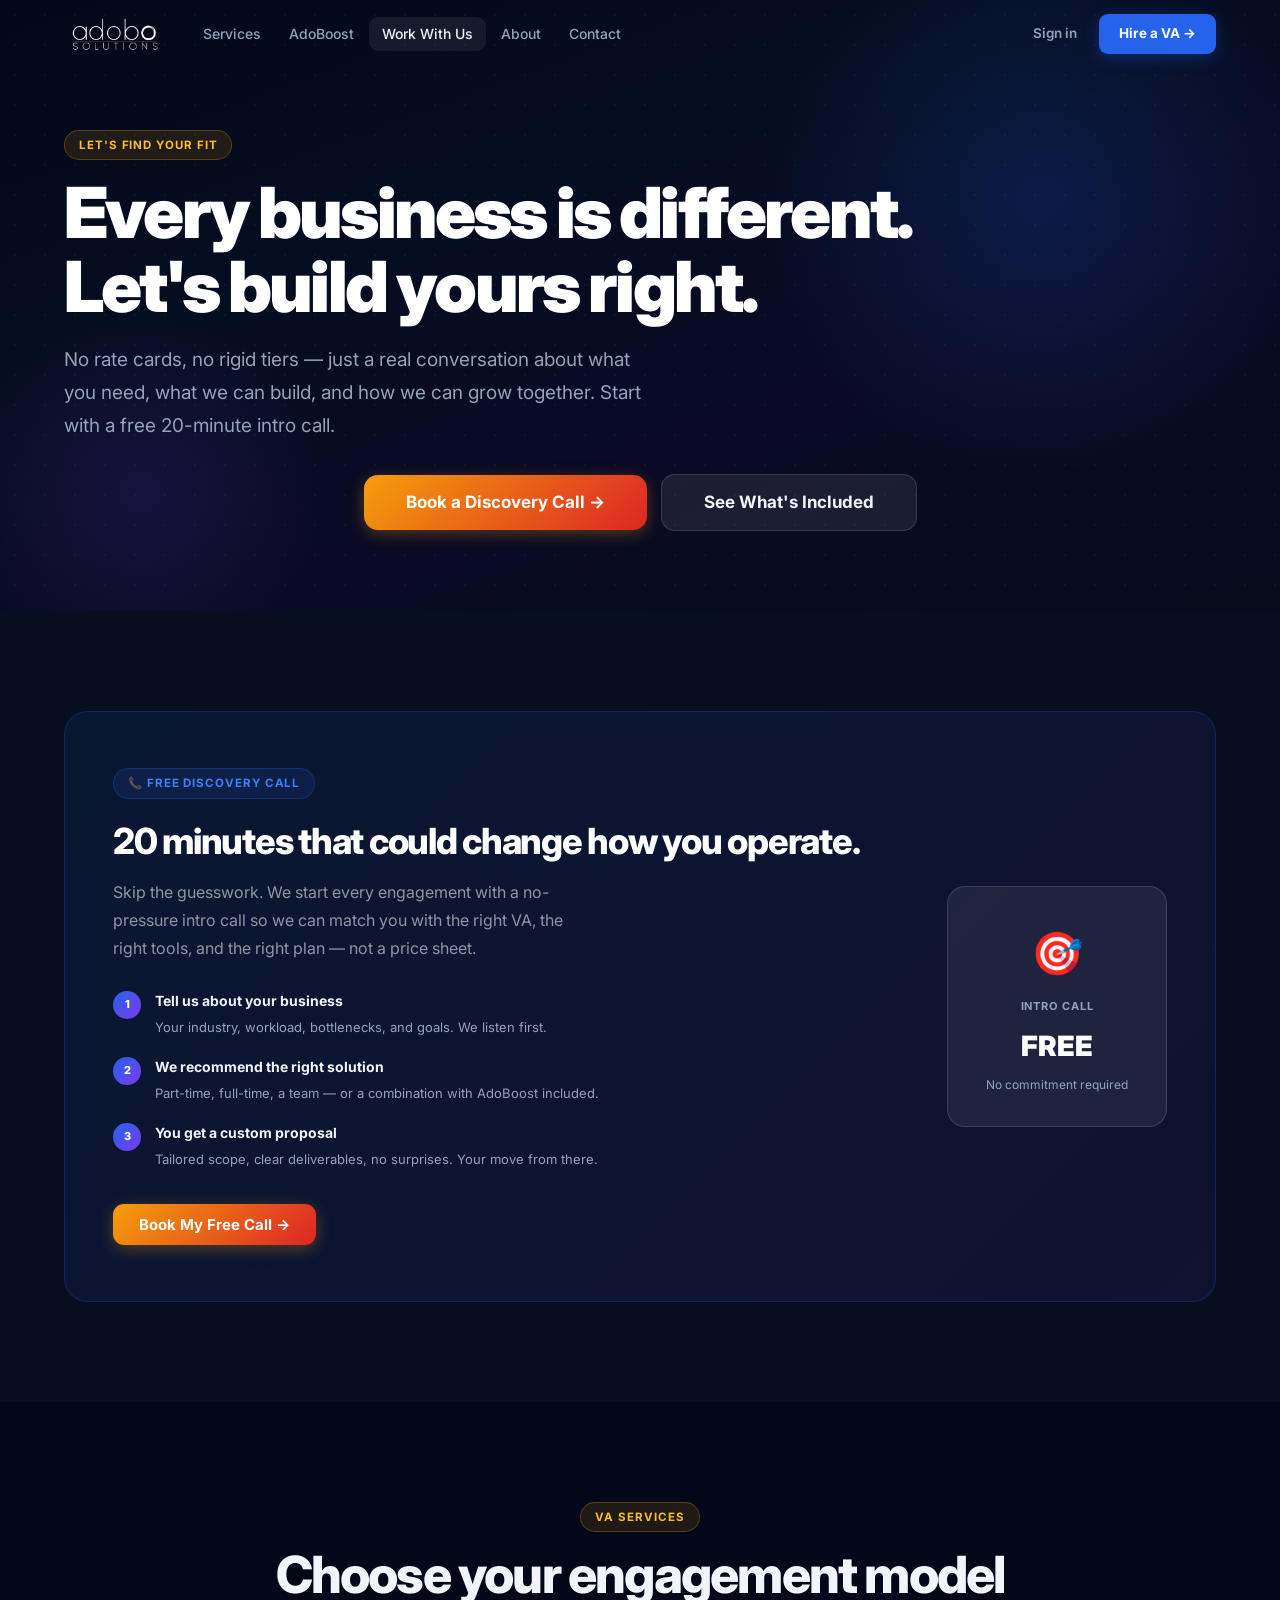
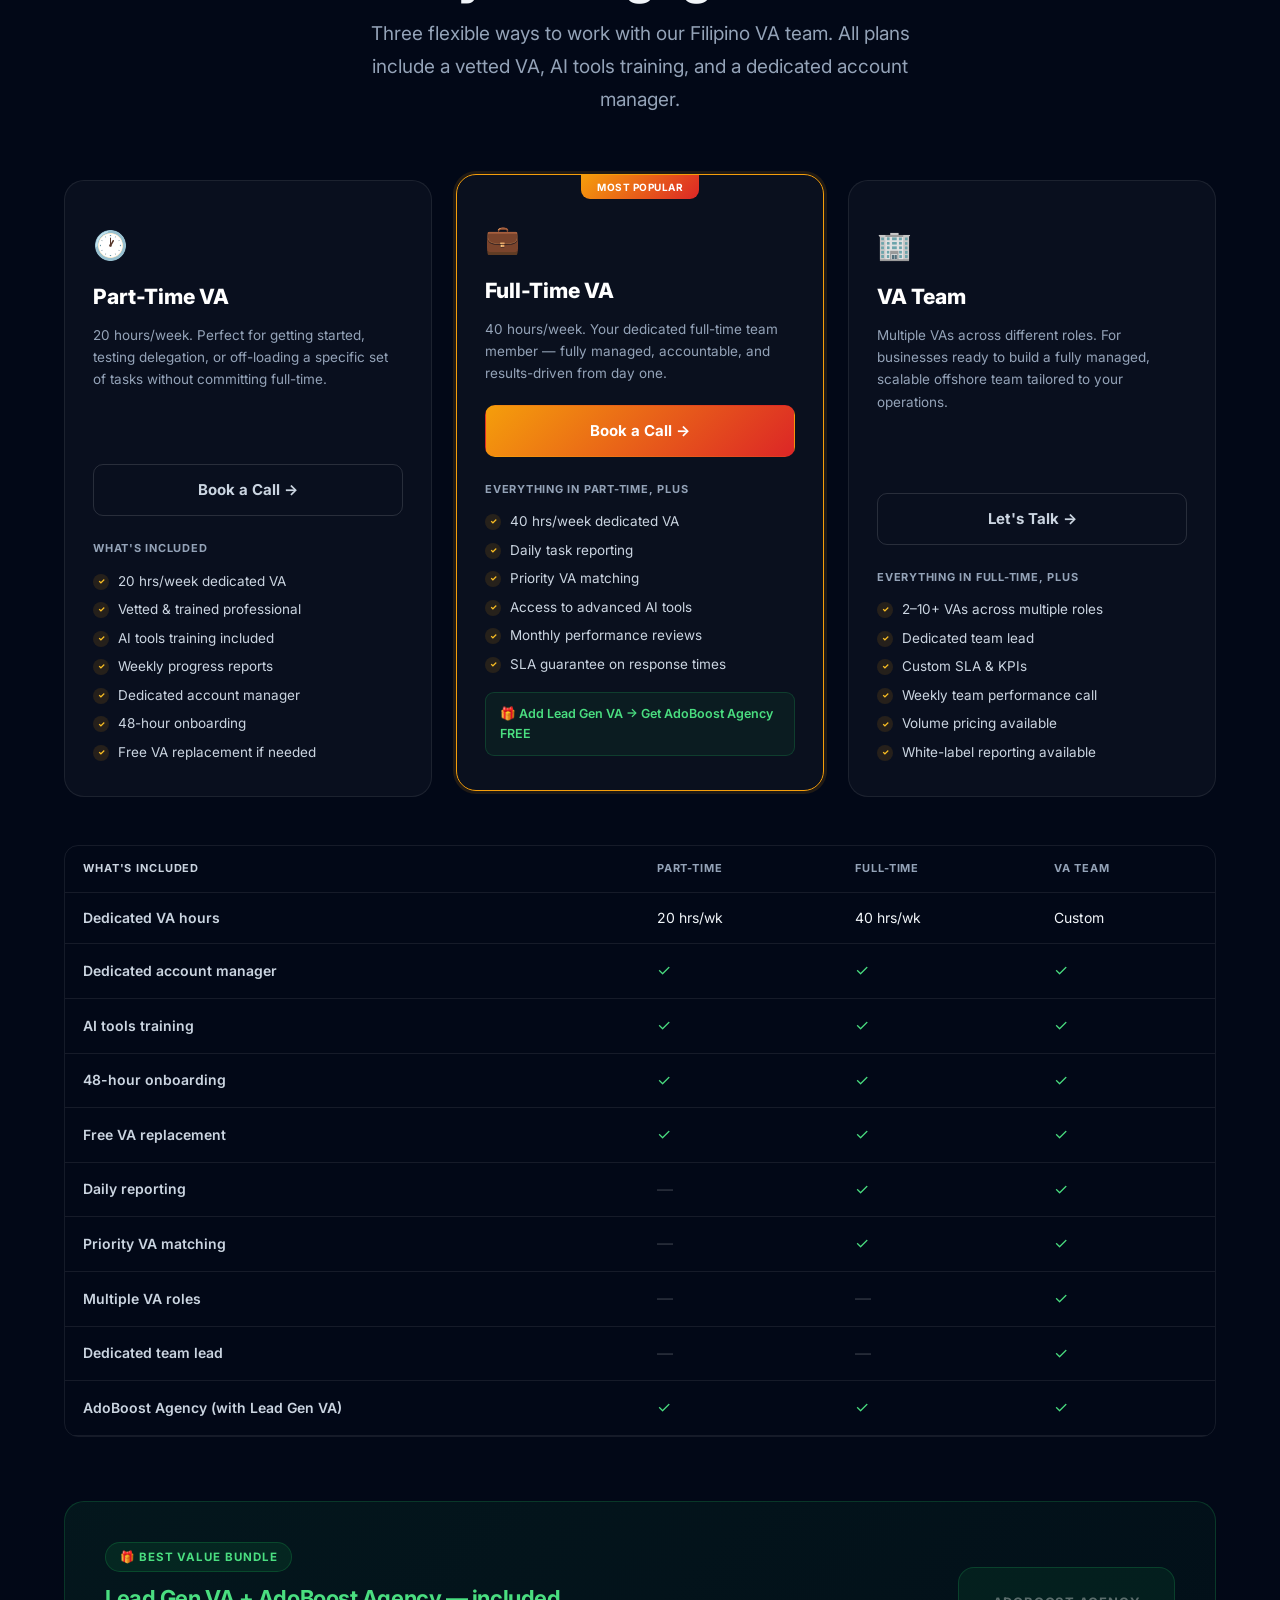
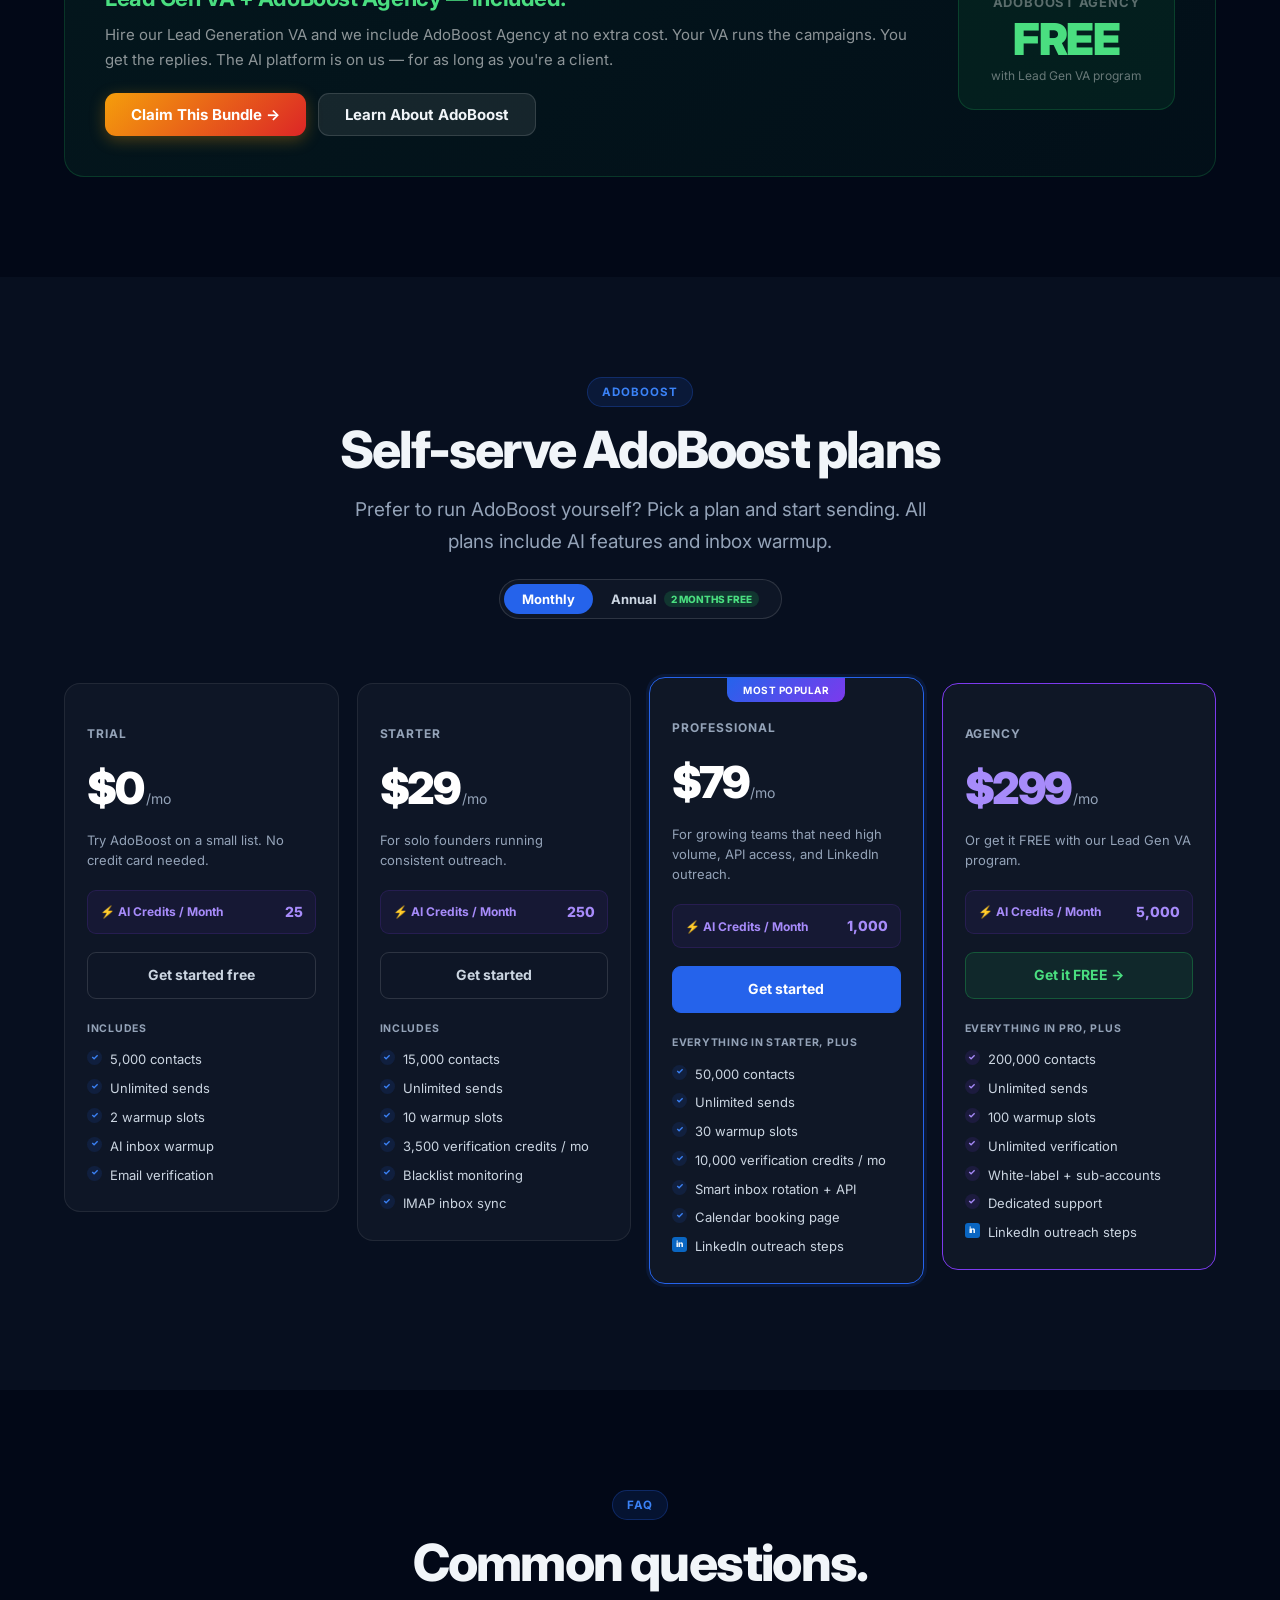
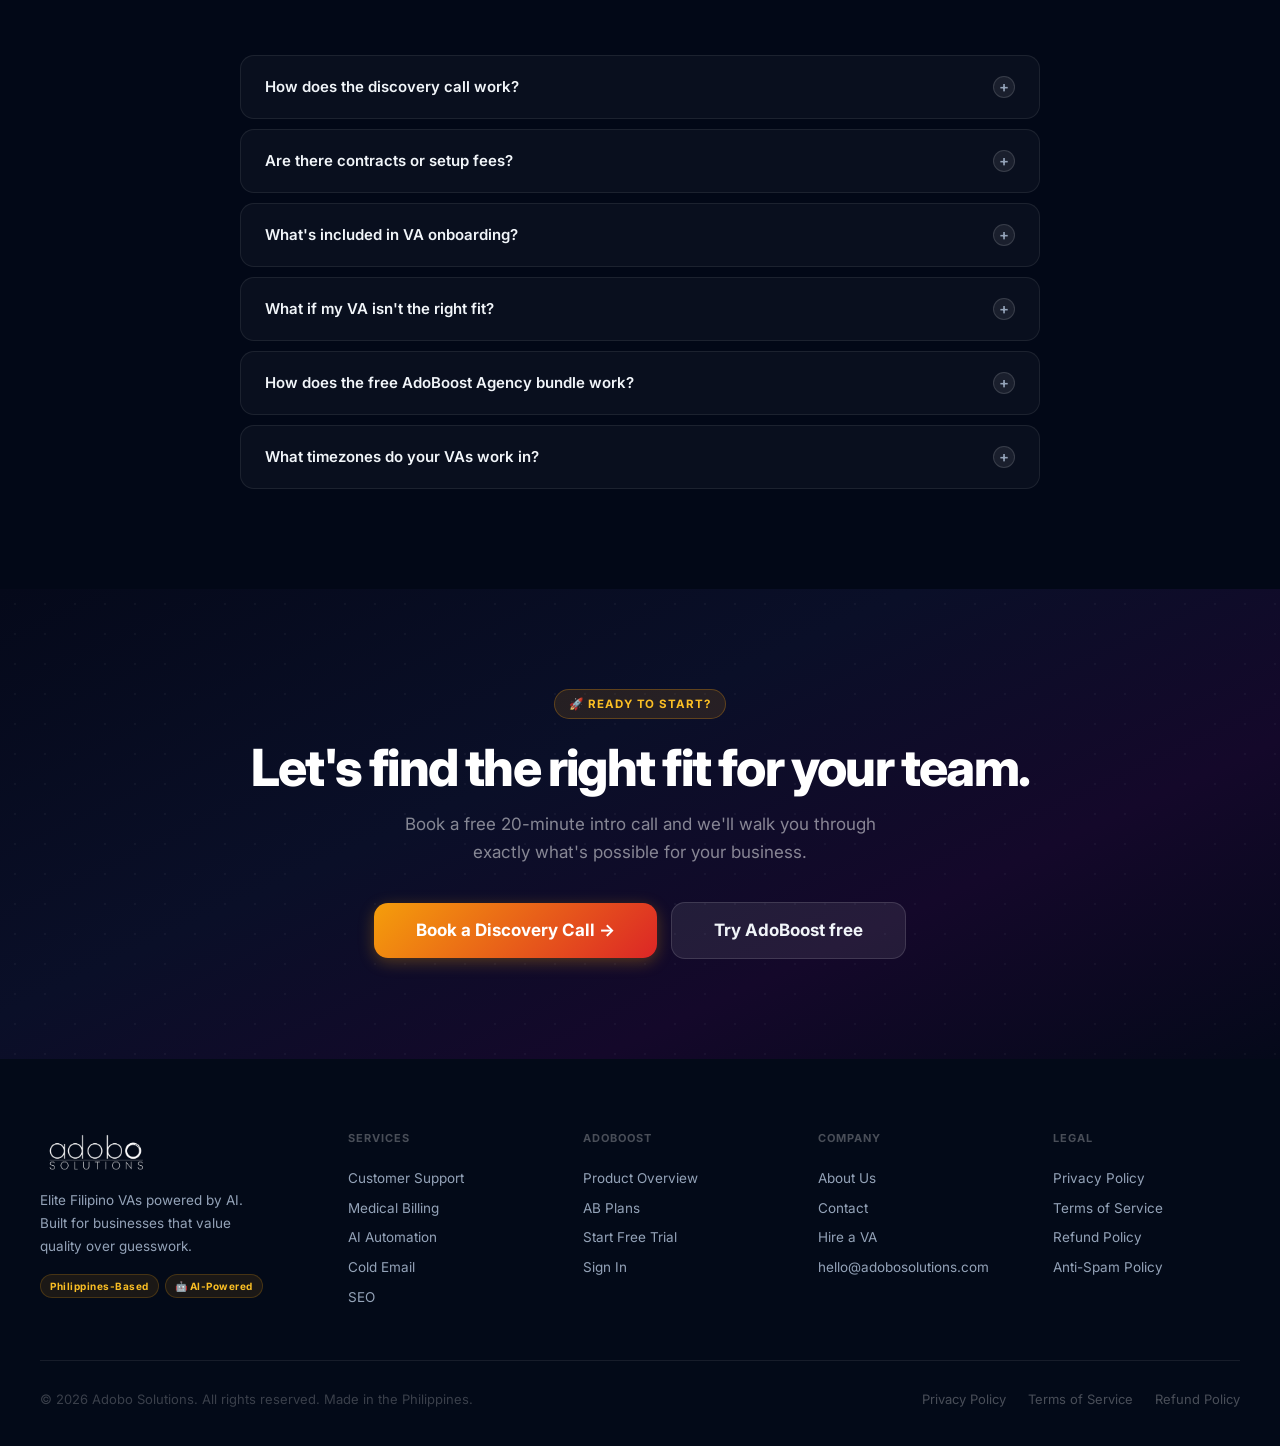
<file: pricing.html>
﻿<!DOCTYPE html>
<html lang="en">
<head>
  <meta charset="UTF-8">
  <meta name="viewport" content="width=device-width, initial-scale=1.0">
  <title>Work With Us — Adobo Solutions VA Services & AdoBoost</title>
  <meta name="description" content="Every client is different. Let's find the right VA solution for your business — book a free 20-minute discovery call with the Adobo Solutions team.">
  <link rel="icon" href="assets/ADB%20LOGO-06.jpg" type="image/jpeg">
  <link href="css/main.css" rel="stylesheet">
  <style>
    /* ── TIER CARDS ── */
    .tier-grid { display: grid; grid-template-columns: repeat(3, 1fr); gap: 24px; }
    .tier-card {
      background: var(--glass); border: 1.5px solid var(--border);
      border-radius: 20px; padding: 34px 28px;
      transition: all 0.22s; position: relative; overflow: hidden;
      display: flex; flex-direction: column;
    }
    .tier-card:hover { background: var(--glass-2); border-color: var(--border-2); transform: translateY(-4px); box-shadow: var(--shadow-l); }
    .tier-card.pop { border-color: var(--gold); box-shadow: 0 0 0 3px rgba(245,158,11,0.12); transform: translateY(-6px); }
    .tier-card.pop:hover { transform: translateY(-9px); }
    .tier-pop-tag { position: absolute; top: 0; left: 50%; transform: translateX(-50%); background: var(--grad-g); color: #fff; font-size: 10px; font-weight: 700; padding: 4px 16px; border-radius: 0 0 9px 9px; letter-spacing: 0.05em; text-transform: uppercase; white-space: nowrap; }
    .tier-icon { font-size: 28px; margin-bottom: 12px; margin-top: 8px; }
    .tier-name { font-size: 21px; font-weight: 800; color: #fff; margin-bottom: 10px; }
    .tier-tagline { font-size: 13.5px; color: var(--text-3); line-height: 1.65; margin-bottom: 20px; flex-grow: 1; }
    .tier-cta { display: block; width: 100%; padding: 13px; text-align: center; border-radius: 10px; font-size: 15px; font-weight: 700; cursor: pointer; transition: all 0.18s; border: 1.5px solid var(--border-2); color: var(--text-2); background: transparent; font-family: inherit; text-decoration: none; margin-bottom: 24px; }
    .tier-cta:hover { border-color: var(--gold); color: var(--gold-l); }
    .tier-card.pop .tier-cta { background: var(--grad-g); color: #fff; border-color: transparent; }
    .tier-card.pop .tier-cta:hover { opacity: 0.9; transform: translateY(-1px); }
    .tier-feats-lbl { font-size: 11px; font-weight: 700; text-transform: uppercase; letter-spacing: 0.07em; color: var(--text-3); margin-bottom: 14px; }
    .tier-feats { display: flex; flex-direction: column; gap: 9px; }
    .tier-feat { display: flex; align-items: flex-start; gap: 9px; font-size: 13.5px; color: var(--text-2); line-height: 1.45; }
    .tier-chk { width: 16px; height: 16px; border-radius: 50%; background: rgba(245,158,11,0.12); color: var(--gold-l); font-size: 8px; font-weight: 800; display: flex; align-items: center; justify-content: center; flex-shrink: 0; margin-top: 2px; }
    .ab-chk-li { background: #0a66c2 !important; color: #fff !important; border-radius: 3px !important; font-size: 6.5px; letter-spacing: -0.01em; }
    .tier-included { display: flex; align-items: center; gap: 8px; margin-top: 18px; padding: 11px 14px; background: rgba(34,197,94,0.07); border: 1px solid rgba(34,197,94,0.2); border-radius: 9px; font-size: 12.5px; color: #4ade80; font-weight: 600; }

    /* ── WHAT'S INCLUDED TABLE ── */
    .compare-table { width: 100%; border-collapse: collapse; }
    .compare-table th, .compare-table td { padding: 14px 18px; text-align: left; border-bottom: 1px solid var(--border); font-size: 14px; }
    .compare-table thead th { font-size: 11px; font-weight: 700; text-transform: uppercase; letter-spacing: 0.08em; color: var(--text-3); }
    .compare-table thead th:first-child { color: var(--text-2); }
    .compare-table tbody tr:hover { background: var(--glass); }
    .compare-table td:first-child { font-weight: 600; color: var(--text-2); }
    .check { color: #4ade80; font-size: 16px; }
    .cross { color: rgba(255,255,255,0.2); font-size: 16px; }
    .compare-wrap { overflow-x: auto; border-radius: 14px; border: 1px solid var(--border); }

    /* ── DISCOVERY CALL SECTION ── */
    .call-card {
      background: linear-gradient(135deg, rgba(37,99,235,0.10), rgba(124,58,237,0.08));
      border: 1.5px solid rgba(37,99,235,0.22);
      border-radius: 24px; padding: 56px 48px;
      display: flex; align-items: center; gap: 56px; flex-wrap: wrap;
    }
    .call-left { flex: 1; min-width: 260px; }
    .call-left h2 { font-size: clamp(26px, 4vw, 36px); color: #fff; margin-bottom: 14px; line-height: 1.25; }
    .call-left p  { font-size: 16px; color: rgba(255,255,255,0.55); line-height: 1.75; max-width: 480px; margin-bottom: 28px; }
    .call-steps { display: flex; flex-direction: column; gap: 16px; margin-bottom: 32px; }
    .call-step  { display: flex; align-items: flex-start; gap: 14px; }
    .call-step-num { width: 28px; height: 28px; border-radius: 50%; background: var(--grad); display: flex; align-items: center; justify-content: center; font-size: 11px; font-weight: 800; color: #fff; flex-shrink: 0; margin-top: 1px; }
    .call-step-text strong { display: block; font-size: 14px; color: var(--text); margin-bottom: 2px; }
    .call-step-text span   { font-size: 13px; color: var(--text-3); }
    .call-right { flex-shrink: 0; text-align: center; }
    .call-badge { background: var(--glass-2); border: 1.5px solid var(--border-2); border-radius: 18px; padding: 32px 36px; min-width: 220px; }
    .call-badge-ico { font-size: 42px; margin-bottom: 12px; }
    .call-badge-label { font-size: 11px; font-weight: 700; text-transform: uppercase; letter-spacing: 0.08em; color: var(--text-3); margin-bottom: 8px; }
    .call-badge-val { font-size: 28px; font-weight: 900; color: #fff; margin-bottom: 6px; }
    .call-badge-note { font-size: 12px; color: var(--text-3); }

    /* ── OFFER BANNER ── */
    .offer-banner {
      background: linear-gradient(135deg, rgba(34,197,94,0.08), rgba(22,163,74,0.05));
      border: 1.5px solid rgba(34,197,94,0.2); border-radius: 20px;
      padding: 40px; display: flex; align-items: center; gap: 32px;
      flex-wrap: wrap; margin-top: 64px;
    }
    .offer-banner-text { flex: 1; min-width: 240px; }
    .offer-banner-text h3 { color: #4ade80; font-size: 22px; margin-bottom: 8px; }
    .offer-banner-text p  { color: rgba(255,255,255,0.55); font-size: 15px; line-height: 1.7; }
    .offer-badge { text-align: center; flex-shrink: 0; background: rgba(34,197,94,0.08); border: 1.5px solid rgba(34,197,94,0.2); border-radius: 16px; padding: 24px 32px; }
    .offer-badge-top { font-size: 13px; font-weight: 700; color: rgba(255,255,255,0.35); margin-bottom: 4px; text-transform: uppercase; letter-spacing: 0.06em; }
    .offer-badge-main { font-size: 44px; font-weight: 900; color: #4ade80; letter-spacing: -0.03em; line-height: 1; }
    .offer-badge-sub { font-size: 12px; color: rgba(255,255,255,0.4); margin-top: 5px; }

    /* ── ADOBOOST PRICING ── */
    .ab-pricing-grid { display: grid; grid-template-columns: repeat(4, 1fr); gap: 18px; align-items: start; }
    .ab-card { border: 1.5px solid var(--border); border-radius: 16px; padding: 26px 22px; transition: all 0.22s; background: var(--glass); position: relative; overflow: hidden; }
    .ab-card:hover { box-shadow: var(--shadow-l); transform: translateY(-3px); }
    .ab-card.pop { border-color: var(--blue); box-shadow: 0 0 0 3px rgba(37,99,235,0.11); transform: translateY(-6px); }
    .ab-card.pop:hover { transform: translateY(-9px); }
    .ab-card.agency { border-color: var(--purple); }
    .ab-pop-tag { position: absolute; top: 0; left: 50%; transform: translateX(-50%); background: var(--grad); color: #fff; font-size: 10px; font-weight: 700; padding: 4px 16px; border-radius: 0 0 9px 9px; letter-spacing: 0.05em; text-transform: uppercase; white-space: nowrap; }
    .ab-plan-name { font-size: 12px; font-weight: 700; text-transform: uppercase; letter-spacing: 0.08em; color: var(--text-3); margin-bottom: 10px; margin-top: 14px; }
    .ab-price-row { display: flex; align-items: baseline; gap: 3px; margin-bottom: 6px; }
    .ab-price { font-size: 44px; font-weight: 900; color: #fff; letter-spacing: -0.05em; }
    .ab-per { font-size: 14px; color: var(--text-3); }
    .ab-desc { font-size: 13px; color: var(--text-3); margin-bottom: 20px; line-height: 1.55; }
    .ab-btn { display: block; width: 100%; padding: 11px; text-align: center; border-radius: 9px; font-size: 14px; font-weight: 700; cursor: pointer; transition: all 0.18s; border: 1.5px solid var(--border-2); color: var(--text-2); background: transparent; font-family: inherit; text-decoration: none; margin-bottom: 22px; }
    .ab-btn:hover { border-color: var(--blue); color: var(--blue-l); }
    .ab-card.pop    .ab-btn { background: var(--blue); color: #fff; border-color: var(--blue); }
    .ab-card.pop    .ab-btn:hover { background: var(--blue-h); }
    .ab-card.agency .ab-btn { background: var(--purple); color: #fff; border-color: var(--purple); }
    .ab-feats-lbl { font-size: 10.5px; font-weight: 700; text-transform: uppercase; letter-spacing: 0.07em; color: var(--text-3); margin-bottom: 12px; }
    .ab-feats { display: flex; flex-direction: column; gap: 8px; }
    .ab-feat { display: flex; align-items: flex-start; gap: 8px; font-size: 13px; color: var(--text-2); }
    .ab-chk { width: 15px; height: 15px; border-radius: 50%; background: rgba(37,99,235,0.12); color: var(--blue-l); font-size: 8.5px; font-weight: 800; display: flex; align-items: center; justify-content: center; flex-shrink: 0; margin-top: 1px; }
    .ab-card.agency .ab-chk { background: rgba(124,58,237,0.12); color: #a78bfa; }
    .ab-credits { display: flex; align-items: center; justify-content: space-between; margin: 14px 0 18px; padding: 10px 12px; border-radius: 9px; background: rgba(124,58,237,0.07); border: 1px solid rgba(124,58,237,0.16); }
    .ab-credits-lbl { font-size: 12px; color: #a78bfa; font-weight: 700; display: flex; align-items: center; gap: 5px; }
    .ab-credits-val { font-size: 14px; font-weight: 800; color: #a78bfa; }

    /* ── FAQ ── */
    .faq-item { background: var(--glass); border: 1px solid var(--border); border-radius: var(--r); overflow: hidden; }
    .faq-q { width: 100%; display: flex; align-items: center; justify-content: space-between; padding: 20px 24px; font-size: 15px; font-weight: 600; color: var(--text); cursor: pointer; background: none; border: none; text-align: left; font-family: inherit; gap: 16px; transition: color 0.18s; }
    .faq-q:hover { color: var(--blue-l); }
    .faq-icon { width: 22px; height: 22px; border-radius: 50%; background: var(--glass-2); border: 1px solid var(--border-2); display: flex; align-items: center; justify-content: center; flex-shrink: 0; font-size: 15px; color: var(--text-3); transition: transform 0.25s, background 0.2s; }
    .faq-item.open .faq-icon { transform: rotate(45deg); background: var(--blue); border-color: var(--blue); color: #fff; }
    .faq-body { max-height: 0; overflow: hidden; transition: max-height 0.32s ease; }
    .faq-item.open .faq-body { max-height: 300px; }
    .faq-ans { padding: 0 24px 20px; font-size: 14.5px; color: var(--text-3); line-height: 1.72; }

    @media (max-width: 1024px) { .ab-pricing-grid { grid-template-columns: 1fr 1fr; } .ab-card.pop { transform: none; } }
    @media (max-width: 900px) { .tier-grid { grid-template-columns: 1fr; } .call-card { padding: 36px 28px; gap: 32px; } .call-right { width: 100%; } .call-badge { min-width: unset; width: 100%; } }
    @media (max-width: 768px) { .ab-pricing-grid { grid-template-columns: 1fr; } }
    @media (max-width: 640px) { .offer-banner { flex-direction: column; text-align: center; } }
  </style>
</head>
<body>

<!-- NAV -->
<nav id="nav">
  <div class="nav-inner">
    <a href="index.html" class="nav-logo"><img src="assets/ADB2%20Tranparent%202.png" alt="Adobo Solutions"></a>
    <div class="nav-links">
      <a href="services.html">Services</a>
      <a href="adoboost.html">AdoBoost</a>
      <a href="pricing.html" class="active">Work With Us</a>
      <a href="about.html">About</a>
      <a href="contact.html">Contact</a>
    </div>
    <div class="nav-right">
      <a href="https://app.adobosolutions.com/login" class="nav-signin">Sign in</a>
      <a href="contact.html" class="nav-cta">Hire a VA →</a>
    </div>
    <button class="hamburger" id="hamburger" aria-label="Menu"><span></span><span></span><span></span></button>
  </div>
</nav>
<div class="mobile-menu" id="mobile-menu">
  <a href="services.html">Services</a>
  <a href="adoboost.html">AdoBoost</a>
  <a href="pricing.html">Work With Us</a>
  <a href="about.html">About</a>
  <a href="contact.html">Contact</a>
  <a href="https://app.adobosolutions.com/login">Sign in</a>
  <a href="contact.html" class="btn btn-primary">Hire a VA →</a>
</div>

<!-- PAGE HERO -->
<section class="page-hero">
  <div class="grid-texture"></div>
  <div class="container page-hero-inner">
    <span class="pill pill-gold">Let's Find Your Fit</span>
    <h1 style="color:#fff;margin:16px 0 20px">Every business is different.<br>Let's build yours right.</h1>
    <p class="subhead">No rate cards, no rigid tiers — just a real conversation about what you need, what we can build, and how we can grow together. Start with a free 20-minute intro call.</p>
    <div style="display:flex;align-items:center;justify-content:center;gap:14px;flex-wrap:wrap;margin-top:32px">
      <a href="contact.html" class="btn btn-gold btn-xl">Book a Discovery Call →</a>
      <a href="#what-we-offer" class="btn btn-glass btn-xl">See What's Included</a>
    </div>
  </div>
</section>

<!-- DISCOVERY CALL SECTION -->
<section class="section" style="background:var(--navy-2)">
  <div class="container">
    <div class="call-card reveal">
      <div class="call-left">
        <span class="pill pill-blue" style="margin-bottom:20px;display:inline-flex">📞 Free Discovery Call</span>
        <h2>20 minutes that could change how you operate.</h2>
        <p>Skip the guesswork. We start every engagement with a no-pressure intro call so we can match you with the right VA, the right tools, and the right plan — not a price sheet.</p>
        <div class="call-steps">
          <div class="call-step">
            <div class="call-step-num">1</div>
            <div class="call-step-text">
              <strong>Tell us about your business</strong>
              <span>Your industry, workload, bottlenecks, and goals. We listen first.</span>
            </div>
          </div>
          <div class="call-step">
            <div class="call-step-num">2</div>
            <div class="call-step-text">
              <strong>We recommend the right solution</strong>
              <span>Part-time, full-time, a team — or a combination with AdoBoost included.</span>
            </div>
          </div>
          <div class="call-step">
            <div class="call-step-num">3</div>
            <div class="call-step-text">
              <strong>You get a custom proposal</strong>
              <span>Tailored scope, clear deliverables, no surprises. Your move from there.</span>
            </div>
          </div>
        </div>
        <a href="contact.html" class="btn btn-gold">Book My Free Call →</a>
      </div>
      <div class="call-right">
        <div class="call-badge">
          <div class="call-badge-ico">🎯</div>
          <div class="call-badge-label">Intro Call</div>
          <div class="call-badge-val">FREE</div>
          <div class="call-badge-note">No commitment required</div>
        </div>
      </div>
    </div>
  </div>
</section>

<!-- WHAT WE OFFER -->
<section class="section" style="background:var(--navy)" id="what-we-offer">
  <div class="container">
    <div class="section-head center">
      <span class="pill pill-gold">VA Services</span>
      <h2 style="margin:14px 0 16px">Choose your engagement model</h2>
      <p class="subhead">Three flexible ways to work with our Filipino VA team. All plans include a vetted VA, AI tools training, and a dedicated account manager.</p>
    </div>
    <div class="tier-grid">

      <!-- Part-Time -->
      <div class="tier-card reveal">
        <div class="tier-icon">🕐</div>
        <div class="tier-name">Part-Time VA</div>
        <p class="tier-tagline">20 hours/week. Perfect for getting started, testing delegation, or off-loading a specific set of tasks without committing full-time.</p>
        <a href="contact.html" class="tier-cta">Book a Call →</a>
        <div class="tier-feats-lbl">What's included</div>
        <div class="tier-feats">
          <div class="tier-feat"><span class="tier-chk">✓</span>20 hrs/week dedicated VA</div>
          <div class="tier-feat"><span class="tier-chk">✓</span>Vetted &amp; trained professional</div>
          <div class="tier-feat"><span class="tier-chk">✓</span>AI tools training included</div>
          <div class="tier-feat"><span class="tier-chk">✓</span>Weekly progress reports</div>
          <div class="tier-feat"><span class="tier-chk">✓</span>Dedicated account manager</div>
          <div class="tier-feat"><span class="tier-chk">✓</span>48-hour onboarding</div>
          <div class="tier-feat"><span class="tier-chk">✓</span>Free VA replacement if needed</div>
        </div>
      </div>

      <!-- Full-Time -->
      <div class="tier-card pop reveal delay-1">
        <div class="tier-pop-tag">Most Popular</div>
        <div class="tier-icon">💼</div>
        <div class="tier-name">Full-Time VA</div>
        <p class="tier-tagline">40 hours/week. Your dedicated full-time team member — fully managed, accountable, and results-driven from day one.</p>
        <a href="contact.html" class="tier-cta">Book a Call →</a>
        <div class="tier-feats-lbl">Everything in Part-Time, plus</div>
        <div class="tier-feats">
          <div class="tier-feat"><span class="tier-chk">✓</span>40 hrs/week dedicated VA</div>
          <div class="tier-feat"><span class="tier-chk">✓</span>Daily task reporting</div>
          <div class="tier-feat"><span class="tier-chk">✓</span>Priority VA matching</div>
          <div class="tier-feat"><span class="tier-chk">✓</span>Access to advanced AI tools</div>
          <div class="tier-feat"><span class="tier-chk">✓</span>Monthly performance reviews</div>
          <div class="tier-feat"><span class="tier-chk">✓</span>SLA guarantee on response times</div>
        </div>
        <div class="tier-included">🎁 Add Lead Gen VA → Get AdoBoost Agency FREE</div>
      </div>

      <!-- VA Team -->
      <div class="tier-card reveal delay-2">
        <div class="tier-icon">🏢</div>
        <div class="tier-name">VA Team</div>
        <p class="tier-tagline">Multiple VAs across different roles. For businesses ready to build a fully managed, scalable offshore team tailored to your operations.</p>
        <a href="contact.html" class="tier-cta">Let's Talk →</a>
        <div class="tier-feats-lbl">Everything in Full-Time, plus</div>
        <div class="tier-feats">
          <div class="tier-feat"><span class="tier-chk">✓</span>2–10+ VAs across multiple roles</div>
          <div class="tier-feat"><span class="tier-chk">✓</span>Dedicated team lead</div>
          <div class="tier-feat"><span class="tier-chk">✓</span>Custom SLA &amp; KPIs</div>
          <div class="tier-feat"><span class="tier-chk">✓</span>Weekly team performance call</div>
          <div class="tier-feat"><span class="tier-chk">✓</span>Volume pricing available</div>
          <div class="tier-feat"><span class="tier-chk">✓</span>White-label reporting available</div>
        </div>
      </div>

    </div>

    <!-- Comparison table (features only, no prices) -->
    <div class="compare-wrap reveal" style="margin-top:48px">
      <table class="compare-table">
        <thead>
          <tr>
            <th>What's included</th>
            <th>Part-Time</th>
            <th>Full-Time</th>
            <th>VA Team</th>
          </tr>
        </thead>
        <tbody>
          <tr><td>Dedicated VA hours</td><td>20 hrs/wk</td><td>40 hrs/wk</td><td>Custom</td></tr>
          <tr><td>Dedicated account manager</td><td><span class="check">✓</span></td><td><span class="check">✓</span></td><td><span class="check">✓</span></td></tr>
          <tr><td>AI tools training</td><td><span class="check">✓</span></td><td><span class="check">✓</span></td><td><span class="check">✓</span></td></tr>
          <tr><td>48-hour onboarding</td><td><span class="check">✓</span></td><td><span class="check">✓</span></td><td><span class="check">✓</span></td></tr>
          <tr><td>Free VA replacement</td><td><span class="check">✓</span></td><td><span class="check">✓</span></td><td><span class="check">✓</span></td></tr>
          <tr><td>Daily reporting</td><td><span class="cross">—</span></td><td><span class="check">✓</span></td><td><span class="check">✓</span></td></tr>
          <tr><td>Priority VA matching</td><td><span class="cross">—</span></td><td><span class="check">✓</span></td><td><span class="check">✓</span></td></tr>
          <tr><td>Multiple VA roles</td><td><span class="cross">—</span></td><td><span class="cross">—</span></td><td><span class="check">✓</span></td></tr>
          <tr><td>Dedicated team lead</td><td><span class="cross">—</span></td><td><span class="cross">—</span></td><td><span class="check">✓</span></td></tr>
          <tr><td>AdoBoost Agency (with Lead Gen VA)</td><td><span class="check">✓</span></td><td><span class="check">✓</span></td><td><span class="check">✓</span></td></tr>
        </tbody>
      </table>
    </div>

    <!-- Lead Gen Offer Banner -->
    <div class="offer-banner reveal">
      <div class="offer-banner-text">
        <span class="pill pill-green" style="margin-bottom:12px;display:inline-flex">🎁 Best Value Bundle</span>
        <h3>Lead Gen VA + AdoBoost Agency — included.</h3>
        <p>Hire our Lead Generation VA and we include AdoBoost Agency at no extra cost. Your VA runs the campaigns. You get the replies. The AI platform is on us — for as long as you're a client.</p>
        <div style="margin-top:20px;display:flex;gap:12px;flex-wrap:wrap">
          <a href="contact.html" class="btn btn-gold">Claim This Bundle →</a>
          <a href="adoboost.html" class="btn btn-glass">Learn About AdoBoost</a>
        </div>
      </div>
      <div class="offer-badge">
        <div class="offer-badge-top">AdoBoost Agency</div>
        <div class="offer-badge-main">FREE</div>
        <div class="offer-badge-sub">with Lead Gen VA program</div>
      </div>
    </div>
  </div>
</section>

<!-- ADOBOOST PRICING -->
<section class="section" style="background:var(--navy-2)" id="adoboost">
  <div class="container">
    <div class="section-head center">
      <span class="pill pill-blue">AdoBoost</span>
      <h2 style="margin:14px 0 16px">Self-serve AdoBoost plans</h2>
      <p class="subhead">Prefer to run AdoBoost yourself? Pick a plan and start sending. All plans include AI features and inbox warmup.</p>
      <div class="bill-toggle" style="display:inline-flex;align-items:center;gap:0;background:var(--glass);border:1px solid var(--border-2);border-radius:999px;padding:4px;margin-top:20px">
        <button type="button" data-bill="monthly" class="bill-opt is-active" style="border:none;cursor:pointer;font-family:inherit;font-weight:700;font-size:13px;padding:7px 18px;border-radius:999px;background:var(--blue);color:#fff;transition:all .18s">Monthly</button>
        <button type="button" data-bill="annual" class="bill-opt" style="border:none;cursor:pointer;font-family:inherit;font-weight:700;font-size:13px;padding:7px 18px;border-radius:999px;background:transparent;color:var(--text-2);transition:all .18s;display:flex;align-items:center;gap:7px">Annual <span style="font-size:10px;font-weight:800;padding:2px 7px;border-radius:999px;background:rgba(34,197,94,0.18);color:#4ade80">2 MONTHS FREE</span></button>
      </div>
    </div>
    <div class="ab-pricing-grid">
      <div class="ab-card reveal">
        <div class="ab-plan-name">Trial</div>
        <div class="ab-price-row"><span class="ab-price">$0</span><span class="ab-per">/mo</span></div>
        <p class="ab-desc">Try AdoBoost on a small list. No credit card needed.</p>
        <div class="ab-credits"><span class="ab-credits-lbl">⚡ AI Credits / Month</span><span class="ab-credits-val">25</span></div>
        <a href="https://app.adobosolutions.com/register" class="ab-btn">Get started free</a>
        <div class="ab-feats-lbl">Includes</div>
        <div class="ab-feats">
          <div class="ab-feat"><span class="ab-chk">✓</span>5,000 contacts</div>
          <div class="ab-feat"><span class="ab-chk">✓</span>Unlimited sends</div>
          <div class="ab-feat"><span class="ab-chk">✓</span>2 warmup slots</div>
          <div class="ab-feat"><span class="ab-chk">✓</span>AI inbox warmup</div>
          <div class="ab-feat"><span class="ab-chk">✓</span>Email verification</div>
        </div>
      </div>
      <div class="ab-card reveal delay-1">
        <div class="ab-plan-name">Starter</div>
        <div class="ab-price-row"><span class="ab-price js-price" data-m="$29" data-a="$290">$29</span><span class="ab-per js-per">/mo</span></div>
        <div class="js-save" data-save="Save $58/yr · $24/mo billed yearly" style="display:none;font-size:12px;color:#4ade80;font-weight:700;margin:-2px 0 8px"></div>
        <p class="ab-desc">For solo founders running consistent outreach.</p>
        <div class="ab-credits"><span class="ab-credits-lbl">⚡ AI Credits / Month</span><span class="ab-credits-val">250</span></div>
        <a href="https://app.adobosolutions.com/register" class="ab-btn">Get started</a>
        <div class="ab-feats-lbl">Includes</div>
        <div class="ab-feats">
          <div class="ab-feat"><span class="ab-chk">✓</span>15,000 contacts</div>
          <div class="ab-feat"><span class="ab-chk">✓</span>Unlimited sends</div>
          <div class="ab-feat"><span class="ab-chk">✓</span>10 warmup slots</div>
          <div class="ab-feat"><span class="ab-chk">✓</span>3,500 verification credits / mo</div>
          <div class="ab-feat"><span class="ab-chk">✓</span>Blacklist monitoring</div>
          <div class="ab-feat"><span class="ab-chk">✓</span>IMAP inbox sync</div>
        </div>
      </div>
      <div class="ab-card pop reveal delay-2">
        <div class="ab-pop-tag">Most Popular</div>
        <div class="ab-plan-name">Professional</div>
        <div class="ab-price-row"><span class="ab-price js-price" data-m="$79" data-a="$790">$79</span><span class="ab-per js-per">/mo</span></div>
        <div class="js-save" data-save="Save $158/yr · $66/mo billed yearly" style="display:none;font-size:12px;color:#4ade80;font-weight:700;margin:-2px 0 8px"></div>
        <p class="ab-desc">For growing teams that need high volume, API access, and LinkedIn outreach.</p>
        <div class="ab-credits"><span class="ab-credits-lbl">⚡ AI Credits / Month</span><span class="ab-credits-val">1,000</span></div>
        <a href="https://app.adobosolutions.com/register" class="ab-btn">Get started</a>
        <div class="ab-feats-lbl">Everything in Starter, plus</div>
        <div class="ab-feats">
          <div class="ab-feat"><span class="ab-chk">✓</span>50,000 contacts</div>
          <div class="ab-feat"><span class="ab-chk">✓</span>Unlimited sends</div>
          <div class="ab-feat"><span class="ab-chk">✓</span>30 warmup slots</div>
          <div class="ab-feat"><span class="ab-chk">✓</span>10,000 verification credits / mo</div>
          <div class="ab-feat"><span class="ab-chk">✓</span>Smart inbox rotation + API</div>
          <div class="ab-feat"><span class="ab-chk">✓</span>Calendar booking page</div>
          <div class="ab-feat"><span class="ab-chk ab-chk-li">in</span>LinkedIn outreach steps</div>
        </div>
      </div>
      <div class="ab-card agency reveal delay-3">
        <div class="ab-plan-name">Agency</div>
        <div class="ab-price-row"><span class="ab-price js-price" style="color:#a78bfa" data-m="$299" data-a="$2,990">$299</span><span class="ab-per js-per">/mo</span></div>
        <div class="js-save" data-save="Save $598/yr · $249/mo billed yearly" style="display:none;font-size:12px;color:#4ade80;font-weight:700;margin:-2px 0 8px"></div>
        <p class="ab-desc">Or get it FREE with our Lead Gen VA program.</p>
        <div class="ab-credits"><span class="ab-credits-lbl">⚡ AI Credits / Month</span><span class="ab-credits-val">5,000</span></div>
        <a href="contact.html" class="ab-btn" style="background:rgba(34,197,94,0.1);border-color:rgba(34,197,94,0.3);color:#4ade80">Get it FREE →</a>
        <div class="ab-feats-lbl">Everything in Pro, plus</div>
        <div class="ab-feats">
          <div class="ab-feat"><span class="ab-chk">✓</span>200,000 contacts</div>
          <div class="ab-feat"><span class="ab-chk">✓</span>Unlimited sends</div>
          <div class="ab-feat"><span class="ab-chk">✓</span>100 warmup slots</div>
          <div class="ab-feat"><span class="ab-chk">✓</span>Unlimited verification</div>
          <div class="ab-feat"><span class="ab-chk">✓</span>White-label + sub-accounts</div>
          <div class="ab-feat"><span class="ab-chk">✓</span>Dedicated support</div>
          <div class="ab-feat"><span class="ab-chk ab-chk-li">in</span>LinkedIn outreach steps</div>
        </div>
      </div>
    </div>
  </div>
</section>

<!-- FAQ -->
<section class="section" style="background:var(--navy)">
  <div class="container">
    <div class="section-head center">
      <span class="pill pill-blue">FAQ</span>
      <h2 style="margin:14px 0 0">Common questions.</h2>
    </div>
    <div style="max-width:800px;margin:48px auto 0;display:flex;flex-direction:column;gap:10px">

      <div class="faq-item">
        <button class="faq-q">How does the discovery call work?<span class="faq-icon">+</span></button>
        <div class="faq-body"><div class="faq-ans">It's a free, no-commitment 20-minute call with our team. We'll ask about your business, current bottlenecks, and what kind of help you're looking for. From there we'll recommend an engagement model and follow up with a custom proposal — no pressure, no pitch.</div></div>
      </div>

      <div class="faq-item">
        <button class="faq-q">Are there contracts or setup fees?<span class="faq-icon">+</span></button>
        <div class="faq-body"><div class="faq-ans">No setup fees, no long-term contracts. VA services are month-to-month — you can pause or cancel anytime with 30 days' notice. We believe the work should speak for itself, not a locked-in agreement.</div></div>
      </div>

      <div class="faq-item">
        <button class="faq-q">What's included in VA onboarding?<span class="faq-icon">+</span></button>
        <div class="faq-body"><div class="faq-ans">We handle everything: matching you with the right VA, an intro call, tool access setup, process documentation, and a structured first-week plan. You get a dedicated account manager who oversees onboarding and stays as your main point of contact throughout the engagement.</div></div>
      </div>

      <div class="faq-item">
        <button class="faq-q">What if my VA isn't the right fit?<span class="faq-icon">+</span></button>
        <div class="faq-body"><div class="faq-ans">We offer a free VA replacement if things aren't working out — no questions asked. Just let your account manager know and we'll re-match you within 48 hours at no extra cost. Your satisfaction is fully guaranteed.</div></div>
      </div>

      <div class="faq-item">
        <button class="faq-q">How does the free AdoBoost Agency bundle work?<span class="faq-icon">+</span></button>
        <div class="faq-body"><div class="faq-ans">When you hire our Lead Generation VA, we include AdoBoost Agency — our top-tier cold email platform — completely free for as long as you remain an active client. Your VA uses it to run your campaigns. You get full platform access, unlimited campaigns, unlimited contacts, AI features, and white-label options. All included, no hidden cost.</div></div>
      </div>

      <div class="faq-item">
        <button class="faq-q">What timezones do your VAs work in?<span class="faq-icon">+</span></button>
        <div class="faq-body"><div class="faq-ans">Our VAs are based in the Philippines (PHT, UTC+8) but are flexible and can adjust their hours to overlap with US (EST/PST), UK, Australian, or other timezones. Just let us know your preferred working hours during the discovery call and we'll match you accordingly.</div></div>
      </div>

    </div>
  </div>
</section>

<!-- CTA -->
<section class="section" style="background:linear-gradient(155deg,#05091a 0%,#0a0f28 40%,#14082a 70%,#05091a 100%);text-align:center;position:relative;overflow:hidden">
  <div class="grid-texture"></div>
  <div class="container" style="position:relative;z-index:1">
    <span class="pill pill-gold" style="margin-bottom:20px;display:inline-flex">🚀 Ready to start?</span>
    <h2 style="color:#fff;margin-bottom:16px">Let's find the right fit for your team.</h2>
    <p style="color:rgba(255,255,255,0.5);max-width:500px;margin:0 auto 36px;font-size:17px">Book a free 20-minute intro call and we'll walk you through exactly what's possible for your business.</p>
    <div style="display:flex;align-items:center;justify-content:center;gap:14px;flex-wrap:wrap">
      <a href="contact.html" class="btn btn-gold btn-xl">Book a Discovery Call →</a>
      <a href="https://app.adobosolutions.com/register" class="btn btn-glass btn-xl">Try AdoBoost free</a>
    </div>
  </div>
</section>

<!-- FOOTER -->
<footer id="footer">
  <div class="footer-inner">
    <div class="footer-top">
      <div class="f-brand"><div class="f-brand-logo"><img src="assets/ADB2%20Tranparent%202.png" alt="Adobo Solutions"></div><p>Elite Filipino VAs powered by AI. Built for businesses that value quality over guesswork.</p><div class="f-brand-badges"><span class="f-badge">Philippines-Based</span><span class="f-badge">🤖 AI-Powered</span></div></div>
      <div class="f-col"><h4>Services</h4><a href="services.html#customer-support">Customer Support</a><a href="services.html#medical-billing">Medical Billing</a><a href="services.html#ai-automation">AI Automation</a><a href="services.html#cold-email">Cold Email</a><a href="services.html#seo">SEO</a></div>
      <div class="f-col"><h4>AdoBoost</h4><a href="adoboost.html">Product Overview</a><a href="adoboost.html#pricing">AB Plans</a><a href="https://app.adobosolutions.com/register">Start Free Trial</a><a href="https://app.adobosolutions.com/login">Sign In</a></div>
      <div class="f-col"><h4>Company</h4><a href="about.html">About Us</a><a href="contact.html">Contact</a><a href="contact.html#apply">Hire a VA</a><a href="mailto:hello@adobosolutions.com">hello@adobosolutions.com</a></div>
      <div class="f-col"><h4>Legal</h4><a href="privacy.html">Privacy Policy</a><a href="terms.html">Terms of Service</a><a href="refund.html">Refund Policy</a><a href="anti-spam.html">Anti-Spam Policy</a></div>
    </div>
    <div class="footer-bot"><p>© 2026 Adobo Solutions. All rights reserved. Made in the Philippines.</p><div class="footer-bot-links"><a href="privacy.html">Privacy Policy</a><a href="terms.html">Terms of Service</a><a href="refund.html">Refund Policy</a></div></div>
  </div>
</footer>

<script>
  const nav=document.getElementById('nav');
  window.addEventListener('scroll',()=>{nav.classList.toggle('scrolled',window.scrollY>40)},{passive:true});
  const hb=document.getElementById('hamburger'),mm=document.getElementById('mobile-menu');
  hb.addEventListener('click',()=>{const o=mm.classList.toggle('open');hb.classList.toggle('open',o);});
  mm.querySelectorAll('a').forEach(a=>a.addEventListener('click',()=>{mm.classList.remove('open');hb.classList.remove('open');}));
  document.querySelectorAll('.faq-q').forEach(btn=>{btn.addEventListener('click',()=>{const item=btn.closest('.faq-item'),isOpen=item.classList.contains('open');document.querySelectorAll('.faq-item').forEach(i=>i.classList.remove('open'));if(!isOpen)item.classList.add('open');});});
  const obs=new IntersectionObserver(e=>e.forEach(x=>{if(x.isIntersecting){x.target.classList.add('vis');obs.unobserve(x.target);}}),{threshold:0.08,rootMargin:'0px 0px -40px 0px'});
  document.querySelectorAll('.reveal').forEach(el=>obs.observe(el));
  (function(){
    function setBilling(mode){
      document.querySelectorAll('.bill-opt').forEach(b=>{const on=b.getAttribute('data-bill')===mode;b.classList.toggle('is-active',on);b.style.background=on?'var(--blue)':'transparent';b.style.color=on?'#fff':'var(--text-2)';});
      document.querySelectorAll('.js-price').forEach(el=>{const v=mode==='annual'?el.getAttribute('data-a'):el.getAttribute('data-m');if(v)el.textContent=v;});
      document.querySelectorAll('.js-per').forEach(el=>{el.textContent=mode==='annual'?'/yr':'/mo';});
      document.querySelectorAll('.js-save').forEach(el=>{if(mode==='annual'){el.textContent=el.getAttribute('data-save')||'';el.style.display='block';}else{el.style.display='none';}});
    }
    document.querySelectorAll('.bill-opt').forEach(b=>b.addEventListener('click',()=>setBilling(b.getAttribute('data-bill'))));
  })();
</script>
</body>
</html>
</file>
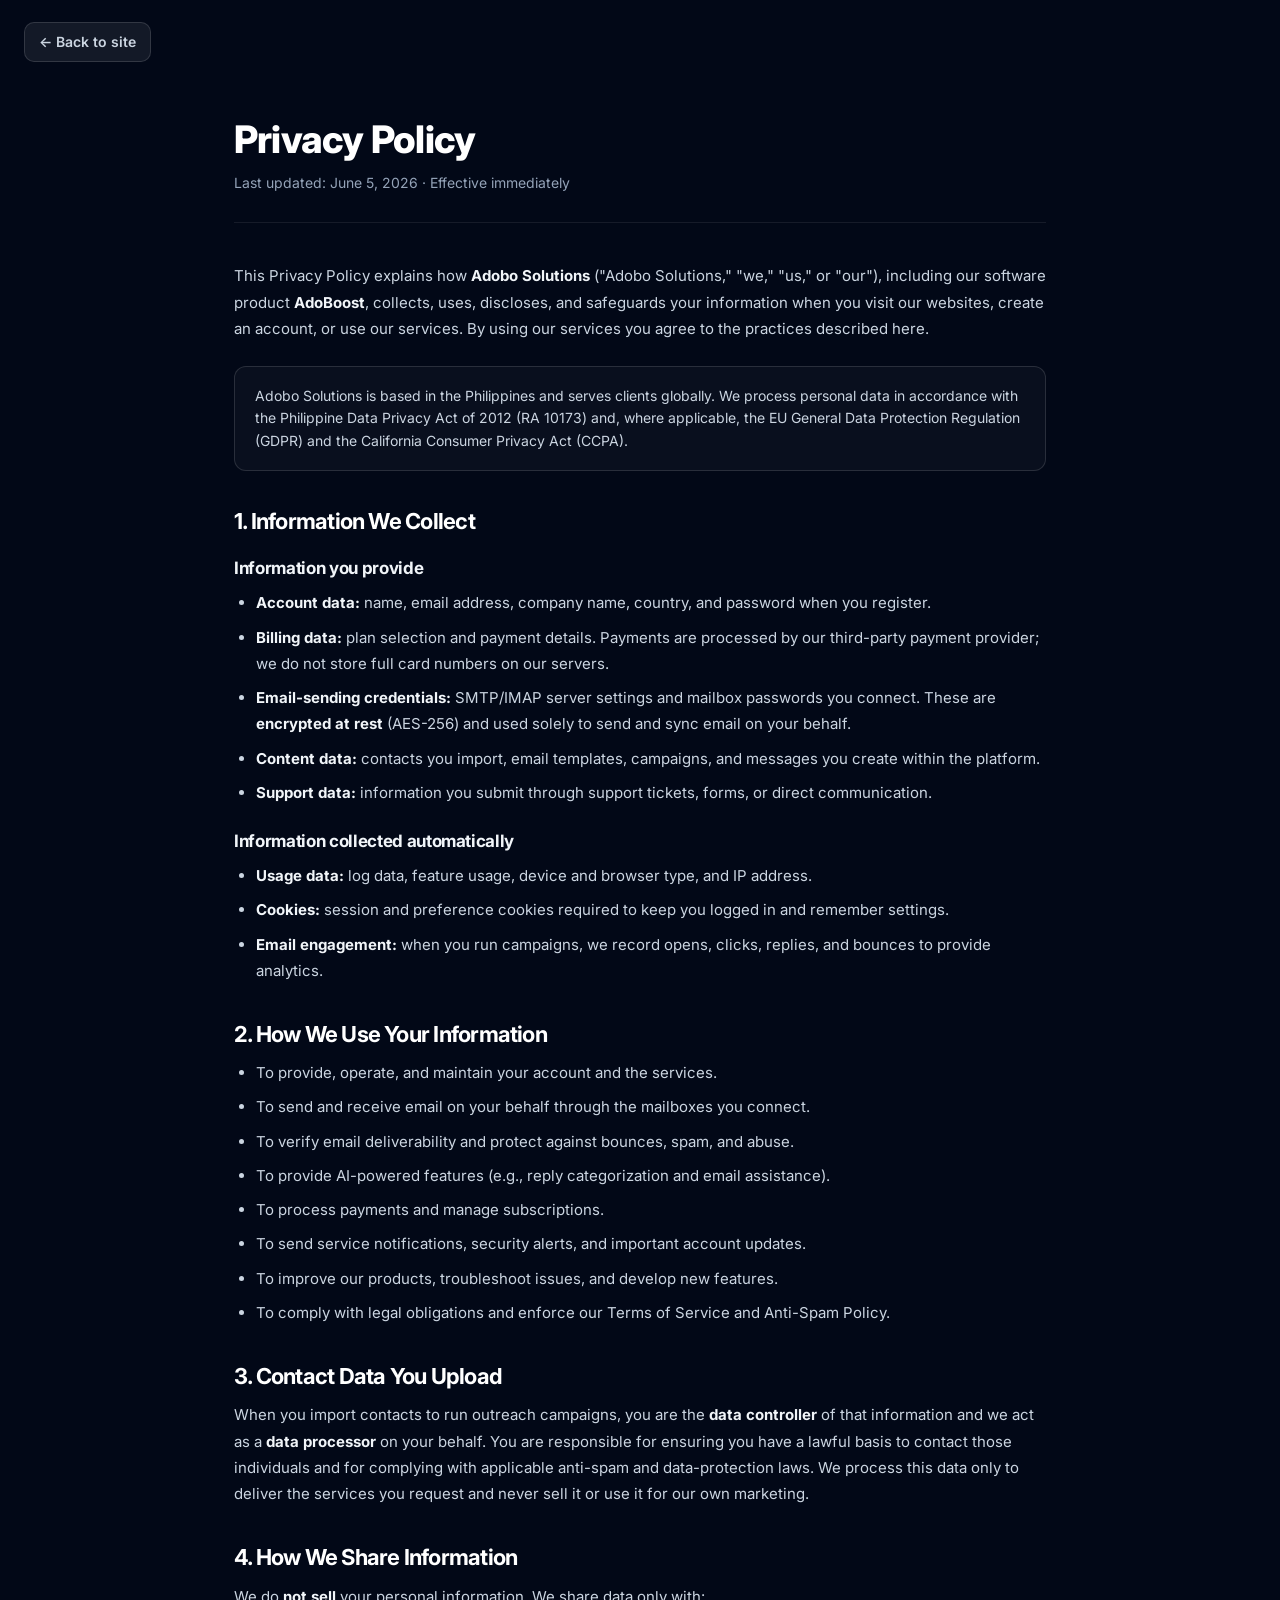
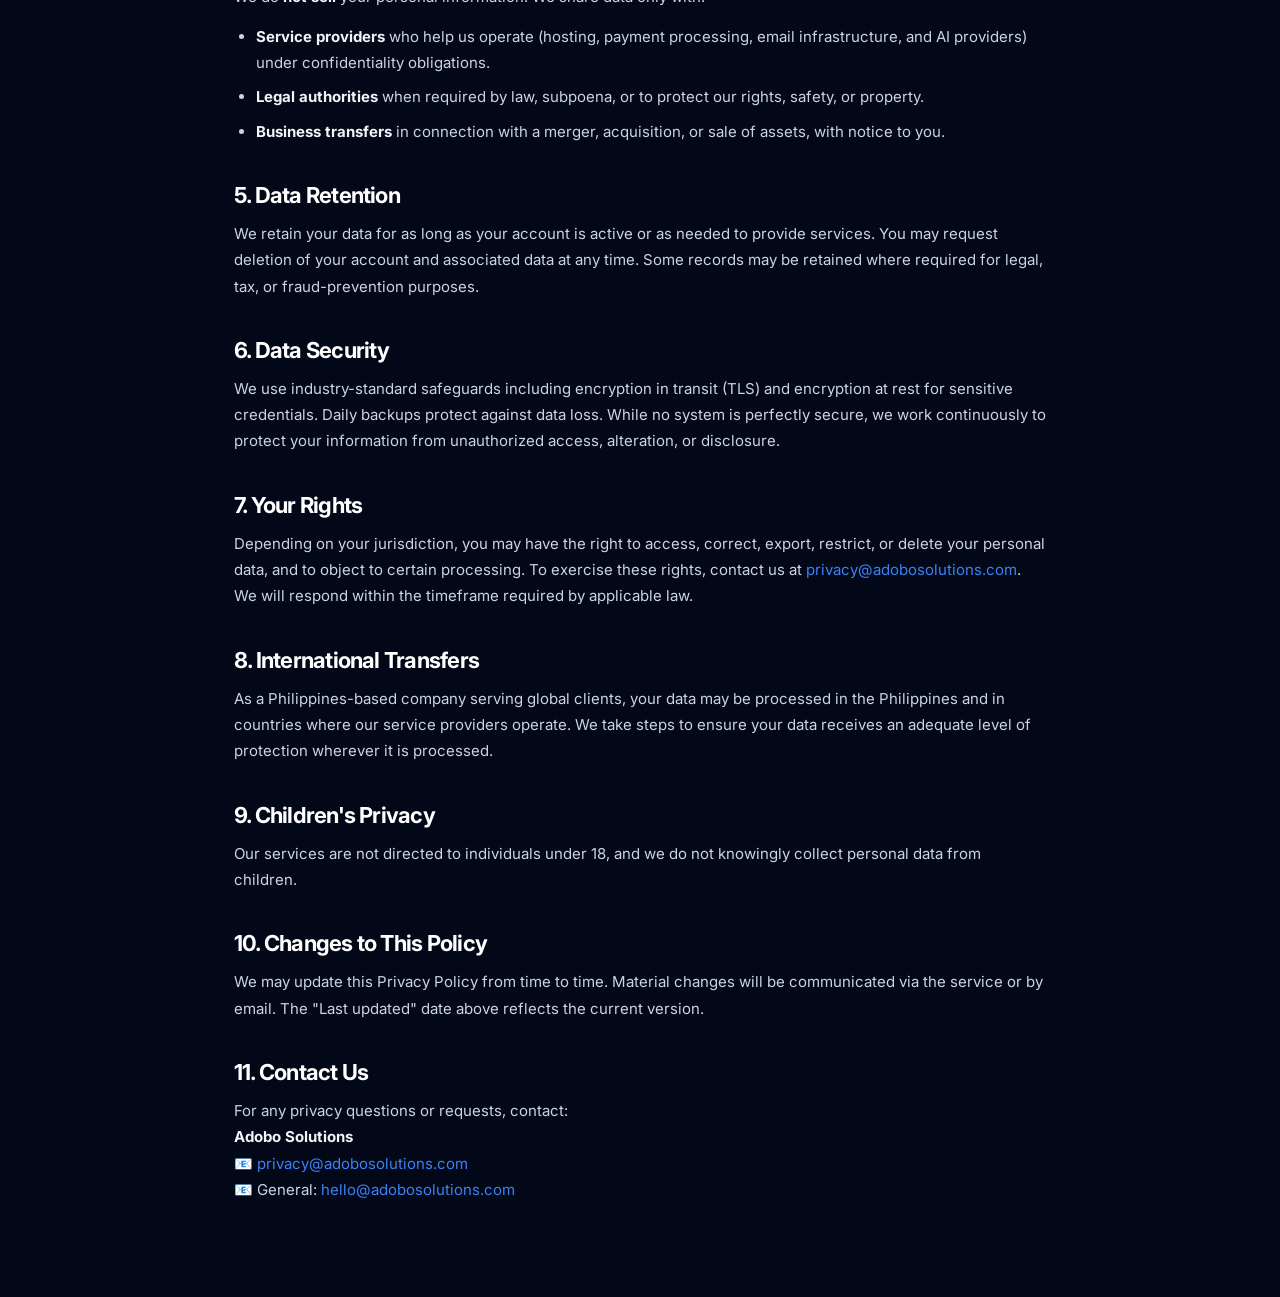
<file: privacy.html>
<!DOCTYPE html>
<html lang="en">
<head>
  <meta charset="UTF-8">
  <meta name="viewport" content="width=device-width, initial-scale=1.0">
  <title>Privacy Policy — Adobo Solutions &amp; AdoBoost</title>
  <meta name="description" content="How Adobo Solutions and AdoBoost collect, use, store, and protect your personal data.">
  <link rel="icon" href="assets/ADB%20LOGO-06.jpg" type="image/jpeg">
  <link href="css/main.css" rel="stylesheet">
  <style>
    .legal-wrap { max-width: 860px; margin: 0 auto; padding: 120px 24px 80px; }
    .legal-head { border-bottom: 1px solid var(--border); padding-bottom: 28px; margin-bottom: 40px; }
    .legal-head h1 { color: #fff; font-size: 38px; font-weight: 800; letter-spacing: -0.02em; margin-bottom: 12px; }
    .legal-head .meta { color: var(--text-3); font-size: 14px; }
    .legal-body h2 { color: #fff; font-size: 22px; font-weight: 700; margin: 38px 0 14px; }
    .legal-body h3 { color: var(--text); font-size: 17px; font-weight: 700; margin: 24px 0 10px; }
    .legal-body p, .legal-body li { color: var(--text-2); font-size: 15px; line-height: 1.75; margin-bottom: 14px; }
    .legal-body ul { padding-left: 22px; margin-bottom: 14px; }
    .legal-body li { margin-bottom: 8px; }
    .legal-body a { color: var(--blue-l); }
    .legal-body strong { color: var(--text); }
    .legal-toplink { position: fixed; top: 22px; left: 24px; display: inline-flex; align-items: center; gap: 8px; color: var(--text-2); font-size: 14px; font-weight: 600; background: var(--glass-2); border: 1px solid var(--border-2); padding: 8px 14px; border-radius: 10px; z-index: 10; }
    .legal-note { background: var(--glass); border: 1px solid var(--border-2); border-radius: 12px; padding: 18px 20px; margin: 24px 0; font-size: 14px; color: var(--text-2); }
  </style>
</head>
<body>
  <a href="index.html" class="legal-toplink">← Back to site</a>
  <div class="legal-wrap">
    <div class="legal-head">
      <h1>Privacy Policy</h1>
      <div class="meta">Last updated: June 5, 2026 · Effective immediately</div>
    </div>
    <div class="legal-body">
      <p>This Privacy Policy explains how <strong>Adobo Solutions</strong> ("Adobo Solutions," "we," "us," or "our"), including our software product <strong>AdoBoost</strong>, collects, uses, discloses, and safeguards your information when you visit our websites, create an account, or use our services. By using our services you agree to the practices described here.</p>

      <div class="legal-note">Adobo Solutions is based in the Philippines and serves clients globally. We process personal data in accordance with the Philippine Data Privacy Act of 2012 (RA 10173) and, where applicable, the EU General Data Protection Regulation (GDPR) and the California Consumer Privacy Act (CCPA).</div>

      <h2>1. Information We Collect</h2>
      <h3>Information you provide</h3>
      <ul>
        <li><strong>Account data:</strong> name, email address, company name, country, and password when you register.</li>
        <li><strong>Billing data:</strong> plan selection and payment details. Payments are processed by our third-party payment provider; we do not store full card numbers on our servers.</li>
        <li><strong>Email-sending credentials:</strong> SMTP/IMAP server settings and mailbox passwords you connect. These are <strong>encrypted at rest</strong> (AES-256) and used solely to send and sync email on your behalf.</li>
        <li><strong>Content data:</strong> contacts you import, email templates, campaigns, and messages you create within the platform.</li>
        <li><strong>Support data:</strong> information you submit through support tickets, forms, or direct communication.</li>
      </ul>
      <h3>Information collected automatically</h3>
      <ul>
        <li><strong>Usage data:</strong> log data, feature usage, device and browser type, and IP address.</li>
        <li><strong>Cookies:</strong> session and preference cookies required to keep you logged in and remember settings.</li>
        <li><strong>Email engagement:</strong> when you run campaigns, we record opens, clicks, replies, and bounces to provide analytics.</li>
      </ul>

      <h2>2. How We Use Your Information</h2>
      <ul>
        <li>To provide, operate, and maintain your account and the services.</li>
        <li>To send and receive email on your behalf through the mailboxes you connect.</li>
        <li>To verify email deliverability and protect against bounces, spam, and abuse.</li>
        <li>To provide AI-powered features (e.g., reply categorization and email assistance).</li>
        <li>To process payments and manage subscriptions.</li>
        <li>To send service notifications, security alerts, and important account updates.</li>
        <li>To improve our products, troubleshoot issues, and develop new features.</li>
        <li>To comply with legal obligations and enforce our Terms of Service and Anti-Spam Policy.</li>
      </ul>

      <h2>3. Contact Data You Upload</h2>
      <p>When you import contacts to run outreach campaigns, you are the <strong>data controller</strong> of that information and we act as a <strong>data processor</strong> on your behalf. You are responsible for ensuring you have a lawful basis to contact those individuals and for complying with applicable anti-spam and data-protection laws. We process this data only to deliver the services you request and never sell it or use it for our own marketing.</p>

      <h2>4. How We Share Information</h2>
      <p>We do <strong>not sell</strong> your personal information. We share data only with:</p>
      <ul>
        <li><strong>Service providers</strong> who help us operate (hosting, payment processing, email infrastructure, and AI providers) under confidentiality obligations.</li>
        <li><strong>Legal authorities</strong> when required by law, subpoena, or to protect our rights, safety, or property.</li>
        <li><strong>Business transfers</strong> in connection with a merger, acquisition, or sale of assets, with notice to you.</li>
      </ul>

      <h2>5. Data Retention</h2>
      <p>We retain your data for as long as your account is active or as needed to provide services. You may request deletion of your account and associated data at any time. Some records may be retained where required for legal, tax, or fraud-prevention purposes.</p>

      <h2>6. Data Security</h2>
      <p>We use industry-standard safeguards including encryption in transit (TLS) and encryption at rest for sensitive credentials. Daily backups protect against data loss. While no system is perfectly secure, we work continuously to protect your information from unauthorized access, alteration, or disclosure.</p>

      <h2>7. Your Rights</h2>
      <p>Depending on your jurisdiction, you may have the right to access, correct, export, restrict, or delete your personal data, and to object to certain processing. To exercise these rights, contact us at <a href="mailto:privacy@adobosolutions.com">privacy@adobosolutions.com</a>. We will respond within the timeframe required by applicable law.</p>

      <h2>8. International Transfers</h2>
      <p>As a Philippines-based company serving global clients, your data may be processed in the Philippines and in countries where our service providers operate. We take steps to ensure your data receives an adequate level of protection wherever it is processed.</p>

      <h2>9. Children's Privacy</h2>
      <p>Our services are not directed to individuals under 18, and we do not knowingly collect personal data from children.</p>

      <h2>10. Changes to This Policy</h2>
      <p>We may update this Privacy Policy from time to time. Material changes will be communicated via the service or by email. The "Last updated" date above reflects the current version.</p>

      <h2>11. Contact Us</h2>
      <p>For any privacy questions or requests, contact:<br>
      <strong>Adobo Solutions</strong><br>
      📧 <a href="mailto:privacy@adobosolutions.com">privacy@adobosolutions.com</a><br>
      📧 General: <a href="mailto:hello@adobosolutions.com">hello@adobosolutions.com</a></p>
    </div>
  </div>
</body>
</html>
</file>
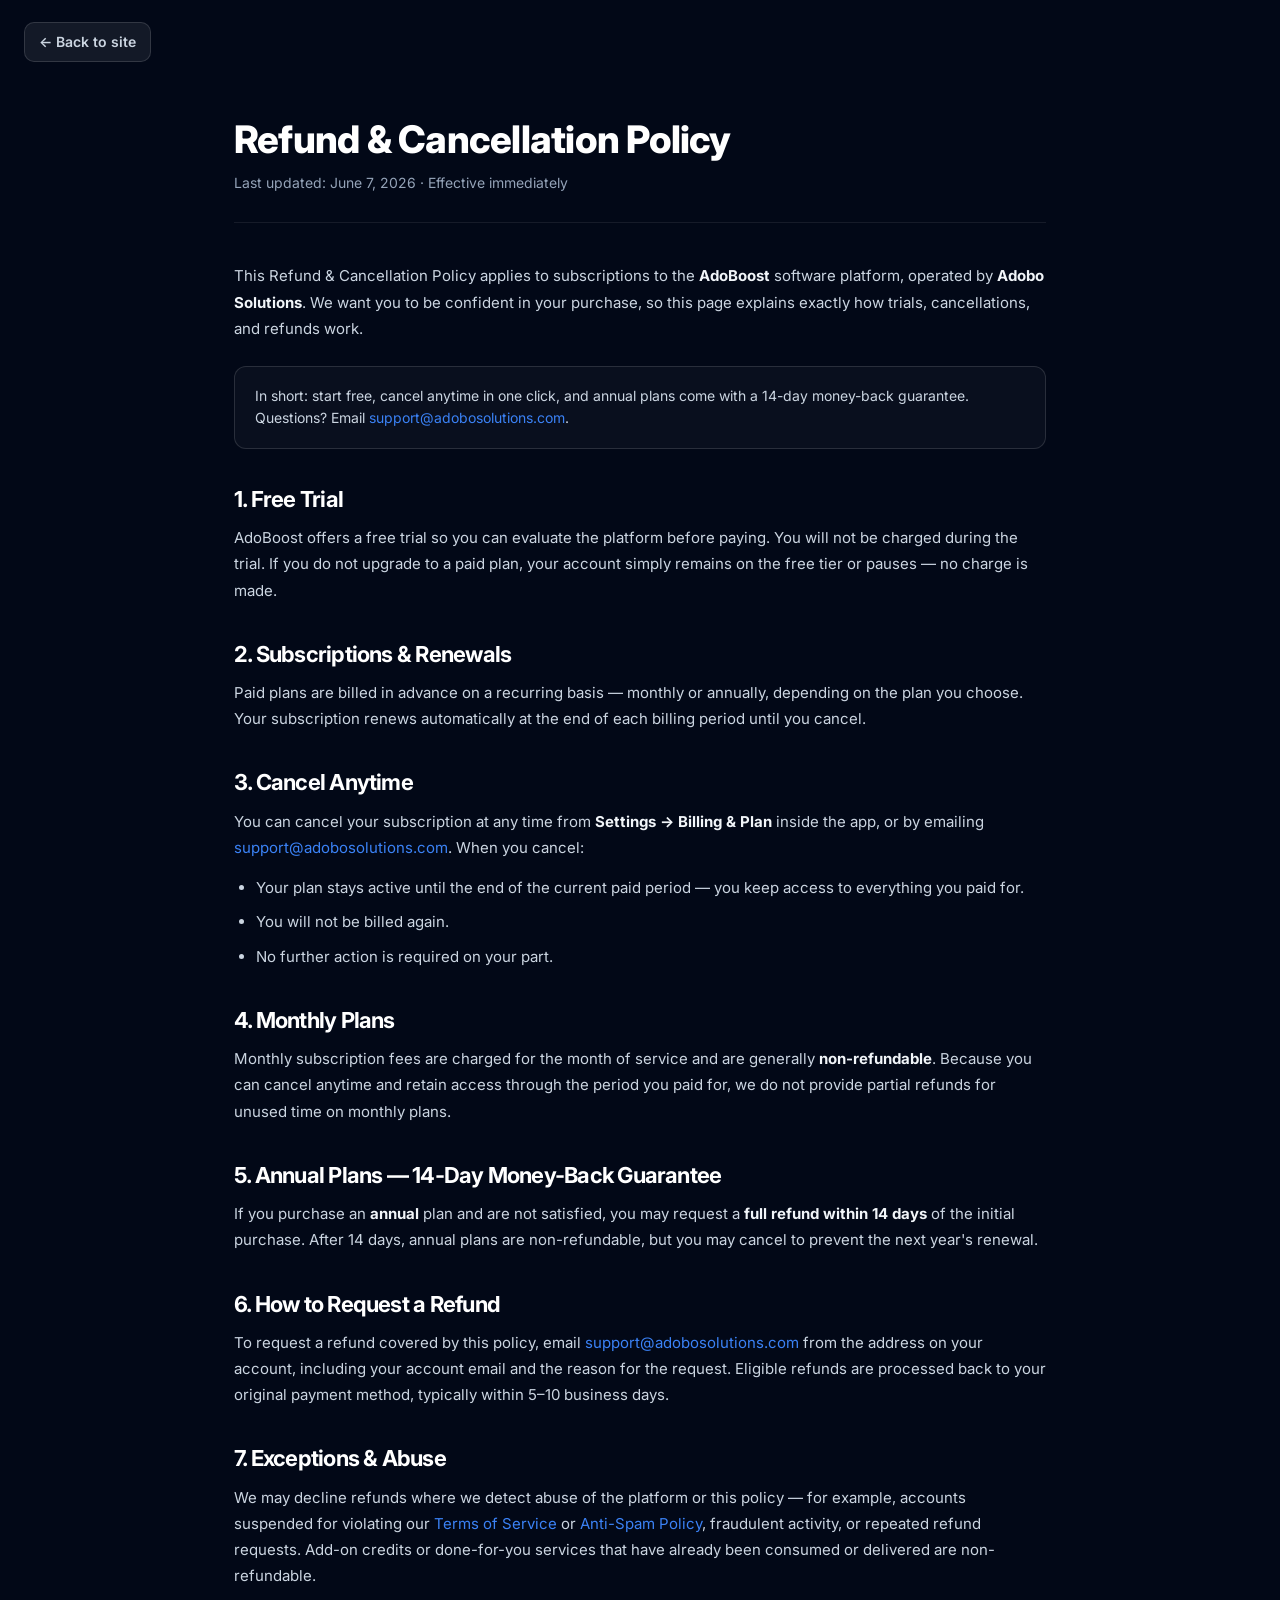
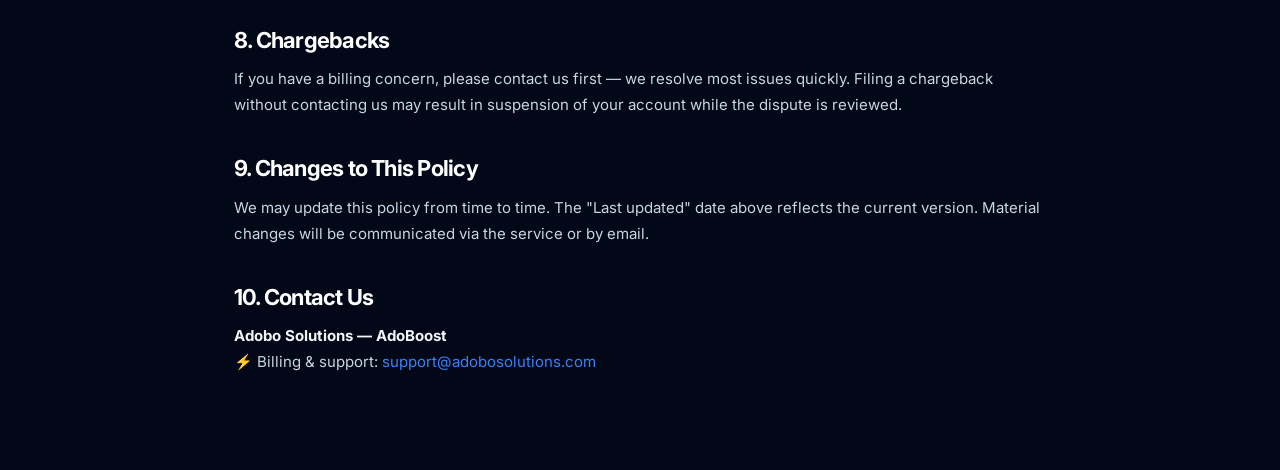
<file: refund.html>
<!DOCTYPE html>
<html lang="en">
<head>
  <meta charset="UTF-8">
  <meta name="viewport" content="width=device-width, initial-scale=1.0">
  <title>Refund &amp; Cancellation Policy — AdoBoost by Adobo Solutions</title>
  <meta name="description" content="AdoBoost refund and cancellation policy — free trial, cancel anytime, and our annual money-back guarantee.">
  <link rel="icon" href="assets/ADB%20LOGO-06.jpg" type="image/jpeg">
  <link href="css/main.css" rel="stylesheet">
  <style>
    .legal-wrap { max-width: 860px; margin: 0 auto; padding: 120px 24px 80px; }
    .legal-head { border-bottom: 1px solid var(--border); padding-bottom: 28px; margin-bottom: 40px; }
    .legal-head h1 { color: #fff; font-size: 38px; font-weight: 800; letter-spacing: -0.02em; margin-bottom: 12px; }
    .legal-head .meta { color: var(--text-3); font-size: 14px; }
    .legal-body h2 { color: #fff; font-size: 22px; font-weight: 700; margin: 38px 0 14px; }
    .legal-body p, .legal-body li { color: var(--text-2); font-size: 15px; line-height: 1.75; margin-bottom: 14px; }
    .legal-body ul { padding-left: 22px; margin-bottom: 14px; }
    .legal-body li { margin-bottom: 8px; }
    .legal-body a { color: var(--blue-l); }
    .legal-body strong { color: var(--text); }
    .legal-toplink { position: fixed; top: 22px; left: 24px; display: inline-flex; align-items: center; gap: 8px; color: var(--text-2); font-size: 14px; font-weight: 600; background: var(--glass-2); border: 1px solid var(--border-2); padding: 8px 14px; border-radius: 10px; z-index: 10; }
    .legal-note { background: var(--glass); border: 1px solid var(--border-2); border-radius: 12px; padding: 18px 20px; margin: 24px 0; font-size: 14px; color: var(--text-2); }
  </style>
</head>
<body>
  <a href="index.html" class="legal-toplink">← Back to site</a>
  <div class="legal-wrap">
    <div class="legal-head">
      <h1>Refund &amp; Cancellation Policy</h1>
      <div class="meta">Last updated: June 7, 2026 · Effective immediately</div>
    </div>
    <div class="legal-body">
      <p>This Refund &amp; Cancellation Policy applies to subscriptions to the <strong>AdoBoost</strong> software platform, operated by <strong>Adobo Solutions</strong>. We want you to be confident in your purchase, so this page explains exactly how trials, cancellations, and refunds work.</p>

      <div class="legal-note">In short: start free, cancel anytime in one click, and annual plans come with a 14-day money-back guarantee. Questions? Email <a href="mailto:support@adobosolutions.com">support@adobosolutions.com</a>.</div>

      <h2>1. Free Trial</h2>
      <p>AdoBoost offers a free trial so you can evaluate the platform before paying. You will not be charged during the trial. If you do not upgrade to a paid plan, your account simply remains on the free tier or pauses — no charge is made.</p>

      <h2>2. Subscriptions &amp; Renewals</h2>
      <p>Paid plans are billed in advance on a recurring basis — monthly or annually, depending on the plan you choose. Your subscription renews automatically at the end of each billing period until you cancel.</p>

      <h2>3. Cancel Anytime</h2>
      <p>You can cancel your subscription at any time from <strong>Settings → Billing &amp; Plan</strong> inside the app, or by emailing <a href="mailto:support@adobosolutions.com">support@adobosolutions.com</a>. When you cancel:</p>
      <ul>
        <li>Your plan stays active until the end of the current paid period — you keep access to everything you paid for.</li>
        <li>You will not be billed again.</li>
        <li>No further action is required on your part.</li>
      </ul>

      <h2>4. Monthly Plans</h2>
      <p>Monthly subscription fees are charged for the month of service and are generally <strong>non-refundable</strong>. Because you can cancel anytime and retain access through the period you paid for, we do not provide partial refunds for unused time on monthly plans.</p>

      <h2>5. Annual Plans — 14-Day Money-Back Guarantee</h2>
      <p>If you purchase an <strong>annual</strong> plan and are not satisfied, you may request a <strong>full refund within 14 days</strong> of the initial purchase. After 14 days, annual plans are non-refundable, but you may cancel to prevent the next year's renewal.</p>

      <h2>6. How to Request a Refund</h2>
      <p>To request a refund covered by this policy, email <a href="mailto:support@adobosolutions.com">support@adobosolutions.com</a> from the address on your account, including your account email and the reason for the request. Eligible refunds are processed back to your original payment method, typically within 5–10 business days.</p>

      <h2>7. Exceptions &amp; Abuse</h2>
      <p>We may decline refunds where we detect abuse of the platform or this policy — for example, accounts suspended for violating our <a href="terms.html">Terms of Service</a> or <a href="anti-spam.html">Anti-Spam Policy</a>, fraudulent activity, or repeated refund requests. Add-on credits or done-for-you services that have already been consumed or delivered are non-refundable.</p>

      <h2>8. Chargebacks</h2>
      <p>If you have a billing concern, please contact us first — we resolve most issues quickly. Filing a chargeback without contacting us may result in suspension of your account while the dispute is reviewed.</p>

      <h2>9. Changes to This Policy</h2>
      <p>We may update this policy from time to time. The "Last updated" date above reflects the current version. Material changes will be communicated via the service or by email.</p>

      <h2>10. Contact Us</h2>
      <p><strong>Adobo Solutions — AdoBoost</strong><br>
      ⚡ Billing &amp; support: <a href="mailto:support@adobosolutions.com">support@adobosolutions.com</a></p>
    </div>
  </div>
</body>
</html>
</file>
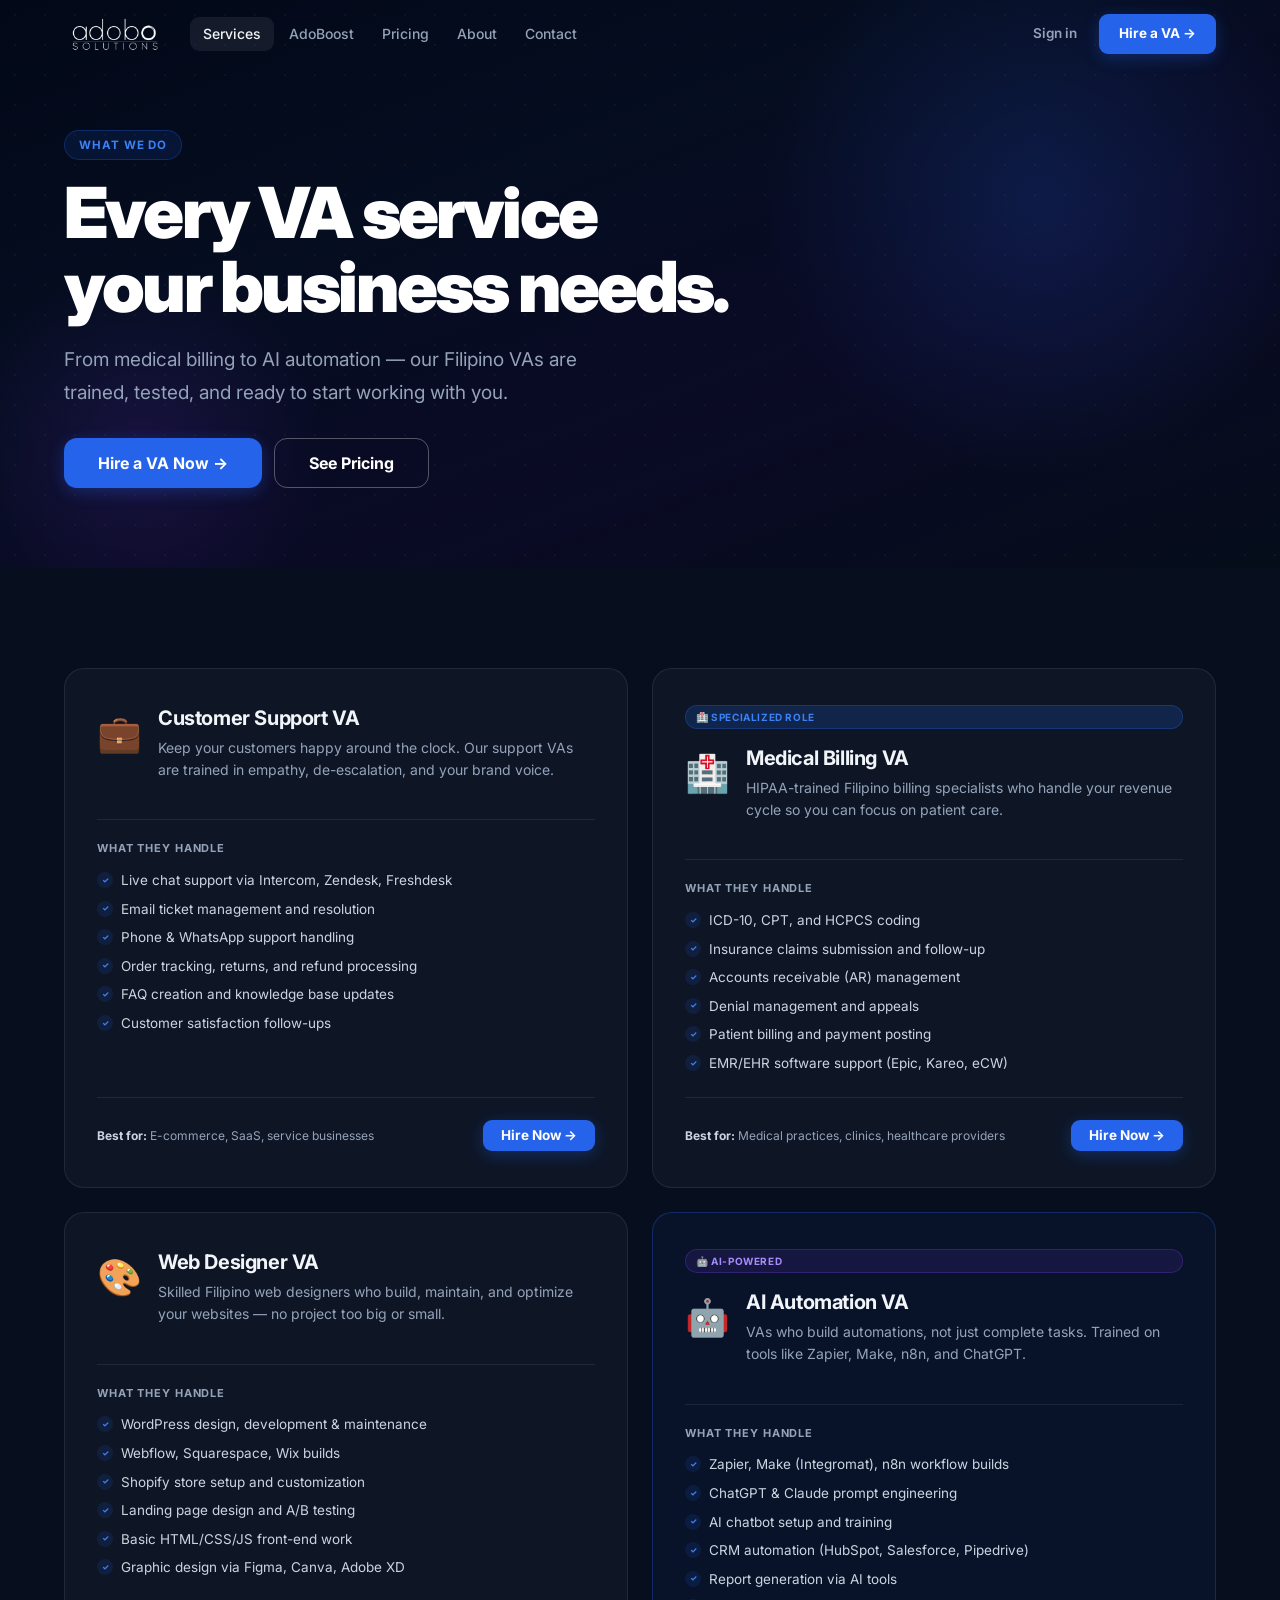
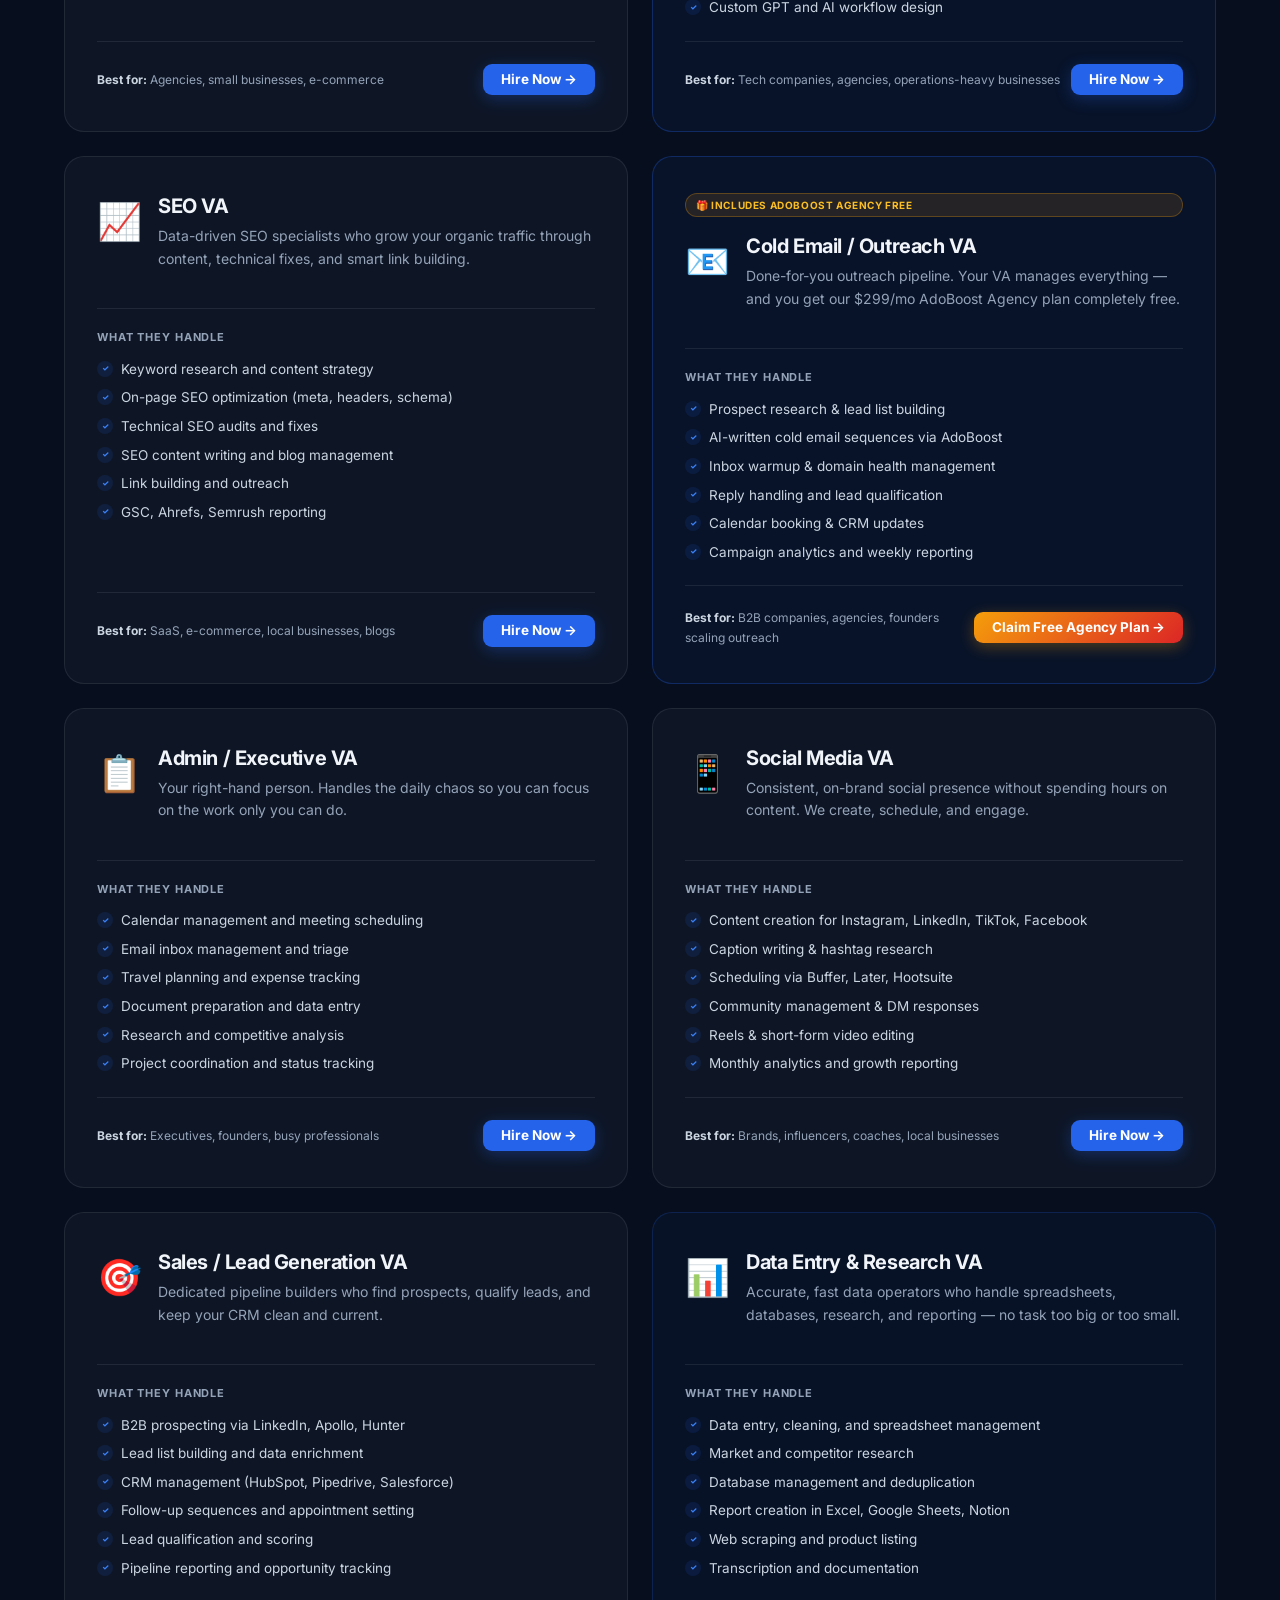
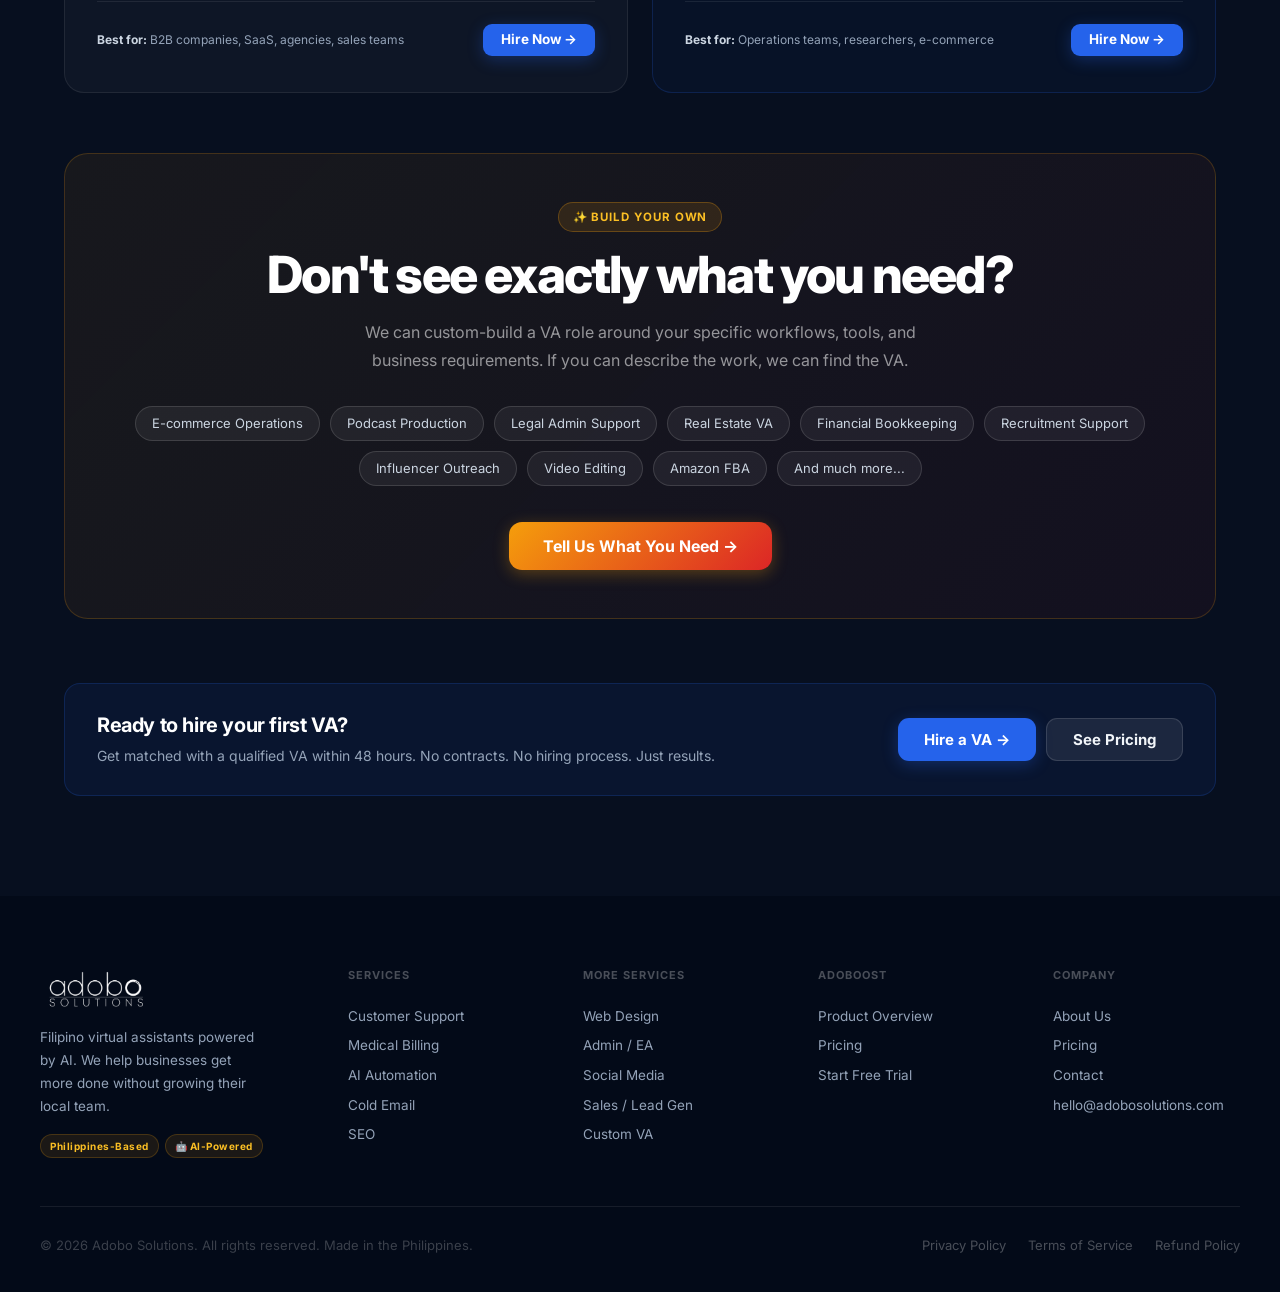
<file: services.html>
﻿<!DOCTYPE html>
<html lang="en">
<head>
  <meta charset="UTF-8">
  <meta name="viewport" content="width=device-width, initial-scale=1.0">
  <title>VA Services — Adobo Solutions</title>
  <meta name="description" content="Filipino virtual assistants for customer support, medical billing, AI automation, cold email, web design, SEO, social media, admin, and sales. Hire your VA today.">
  <link rel="icon" href="assets/ADB%20LOGO-06.jpg" type="image/jpeg">
  <link href="css/main.css" rel="stylesheet">
  <style>
    /* ── SERVICE CARDS ── */
    .svc-full-card {
      background: var(--glass);
      border: 1px solid var(--border);
      border-radius: var(--r-lg);
      padding: 36px 32px;
      transition: all 0.22s;
      display: flex;
      flex-direction: column;
      gap: 0;
    }
    .svc-full-card:hover {
      background: var(--glass-2);
      border-color: var(--border-2);
      transform: translateY(-4px);
      box-shadow: var(--shadow-l);
    }
    .svc-full-card.featured {
      border-color: rgba(37,99,235,0.3);
      background: rgba(37,99,235,0.05);
    }
    .svc-full-card.featured:hover {
      border-color: rgba(37,99,235,0.5);
    }
    .svc-head { display: flex; align-items: flex-start; gap: 16px; margin-bottom: 18px; }
    .svc-emoji { font-size: 36px; flex-shrink: 0; }
    .svc-head-text h3 { color: var(--text); margin-bottom: 5px; }
    .svc-head-text p { font-size: 14px; color: var(--text-3); line-height: 1.6; }
    .svc-divider { height: 1px; background: var(--border); margin: 20px 0; }
    .svc-tasks-label { font-size: 11px; font-weight: 700; text-transform: uppercase; letter-spacing: 0.08em; color: var(--text-3); margin-bottom: 12px; }
    .svc-tasks { display: flex; flex-direction: column; gap: 7px; margin-bottom: 22px; }
    .svc-task { display: flex; align-items: flex-start; gap: 8px; font-size: 13.5px; color: var(--text-2); }
    .svc-task .chk {
      width: 16px; height: 16px; border-radius: 50%;
      background: rgba(37,99,235,0.12); color: var(--blue-l);
      font-size: 8px; font-weight: 800;
      display: flex; align-items: center; justify-content: center; flex-shrink: 0; margin-top: 2px;
    }
    .svc-footer { margin-top: auto; display: flex; align-items: center; gap: 10px; flex-wrap: wrap; padding-top: 22px; border-top: 1px solid var(--border); }
    .svc-ideal { font-size: 12px; color: var(--text-3); flex: 1; }
    .svc-ideal strong { color: var(--text-2); }

    /* Featured badge */
    .feat-tag {
      display: inline-flex; align-items: center; gap: 5px;
      font-size: 10px; font-weight: 700; padding: 3px 10px; border-radius: 100px;
      background: rgba(37,99,235,0.18); border: 1px solid rgba(37,99,235,0.3); color: var(--blue-l);
      letter-spacing: 0.06em; text-transform: uppercase; margin-bottom: 16px;
    }
    .feat-tag.gold { background: rgba(245,158,11,0.12); border-color: rgba(245,158,11,0.28); color: var(--gold-l); }
    .feat-tag.purple { background: rgba(124,58,237,0.12); border-color: rgba(124,58,237,0.28); color: #a78bfa; }

    /* Services grid */
    .services-full-grid { display: grid; grid-template-columns: repeat(2,1fr); gap: 24px; }

    /* Custom VA section */
    #custom {
      margin-top: 60px;
      background: linear-gradient(135deg, rgba(245,158,11,0.07), rgba(220,38,38,0.06));
      border: 1.5px solid rgba(245,158,11,0.2);
      border-radius: 24px; padding: 48px; text-align: center;
    }
    #custom h2 { color: #fff; margin: 14px 0 16px; }
    #custom p  { color: rgba(255,255,255,0.55); max-width: 560px; margin: 0 auto 32px; font-size: 16px; line-height: 1.75; }
    .custom-examples { display: flex; flex-wrap: wrap; gap: 10px; justify-content: center; margin-bottom: 36px; }
    .custom-pill {
      font-size: 13px; color: var(--text-2); background: rgba(255,255,255,0.06);
      border: 1px solid var(--border-2); padding: 6px 16px; border-radius: 100px;
    }

    /* CTA bar */
    .cta-bar {
      background: rgba(37,99,235,0.08); border: 1px solid rgba(37,99,235,0.2);
      border-radius: 16px; padding: 28px 32px;
      display: flex; align-items: center; justify-content: space-between; gap: 20px;
      margin-top: 64px; flex-wrap: wrap;
    }
    .cta-bar-text h3 { color: #fff; margin-bottom: 6px; }
    .cta-bar-text p  { font-size: 14px; color: var(--text-3); }

    @media (max-width: 768px) {
      .services-full-grid { grid-template-columns: 1fr; }
      #custom { padding: 32px 24px; }
      .cta-bar { flex-direction: column; text-align: center; }
    }
  </style>
</head>
<body>

<!-- NAV -->
<nav id="nav">
  <div class="nav-inner">
    <a href="index.html" class="nav-logo"><img src="assets/ADB2%20Tranparent%202.png" alt="Adobo Solutions"></a>
    <div class="nav-links">
      <a href="services.html" class="active">Services</a>
      <a href="adoboost.html">AdoBoost</a>
      <a href="pricing.html">Pricing</a>
      <a href="about.html">About</a>
      <a href="contact.html">Contact</a>
    </div>
    <div class="nav-right">
      <a href="https://app.adobosolutions.com/login" class="nav-signin">Sign in</a>
      <a href="contact.html" class="nav-cta">Hire a VA →</a>
    </div>
    <button class="hamburger" id="hamburger" aria-label="Menu"><span></span><span></span><span></span></button>
  </div>
</nav>
<div class="mobile-menu" id="mobile-menu">
  <a href="services.html">Services</a>
  <a href="adoboost.html">AdoBoost</a>
  <a href="pricing.html">Pricing</a>
  <a href="about.html">About</a>
  <a href="contact.html">Contact</a>
  <a href="https://app.adobosolutions.com/login">Sign in</a>
  <a href="contact.html" class="btn btn-primary">Hire a VA →</a>
</div>

<!-- PAGE HERO -->
<section class="page-hero">
  <div class="grid-texture"></div>
  <div class="container page-hero-inner">
    <span class="pill pill-blue">What We Do</span>
    <h1 style="color:#fff;margin:16px 0 20px">Every VA service<br>your business needs.</h1>
    <p class="subhead">From medical billing to AI automation — our Filipino VAs are trained, tested, and ready to start working with you.</p>
    <div style="display:flex;gap:12px;flex-wrap:wrap;margin-top:28px">
      <a href="contact.html" class="btn btn-primary btn-lg">Hire a VA Now →</a>
      <a href="pricing.html" class="btn btn-outline-w btn-lg">See Pricing</a>
    </div>
  </div>
</section>

<!-- SERVICES GRID -->
<section class="section" style="background:var(--navy-2)">
  <div class="container">
    <div class="services-full-grid">

      <!-- Customer Support -->
      <div class="svc-full-card reveal" id="customer-support">
        <div class="svc-head">
          <div class="svc-emoji">💼</div>
          <div class="svc-head-text">
            <h3>Customer Support VA</h3>
            <p>Keep your customers happy around the clock. Our support VAs are trained in empathy, de-escalation, and your brand voice.</p>
          </div>
        </div>
        <div class="svc-divider"></div>
        <div class="svc-tasks-label">What they handle</div>
        <div class="svc-tasks">
          <div class="svc-task"><span class="chk">✓</span>Live chat support via Intercom, Zendesk, Freshdesk</div>
          <div class="svc-task"><span class="chk">✓</span>Email ticket management and resolution</div>
          <div class="svc-task"><span class="chk">✓</span>Phone &amp; WhatsApp support handling</div>
          <div class="svc-task"><span class="chk">✓</span>Order tracking, returns, and refund processing</div>
          <div class="svc-task"><span class="chk">✓</span>FAQ creation and knowledge base updates</div>
          <div class="svc-task"><span class="chk">✓</span>Customer satisfaction follow-ups</div>
        </div>
        <div class="svc-footer">
          <div class="svc-ideal"><strong>Best for:</strong> E-commerce, SaaS, service businesses</div>
          <a href="contact.html" class="btn btn-primary btn-sm">Hire Now →</a>
        </div>
      </div>

      <!-- Medical Billing -->
      <div class="svc-full-card reveal delay-1" id="medical-billing">
        <div class="feat-tag">🏥 Specialized Role</div>
        <div class="svc-head">
          <div class="svc-emoji">🏥</div>
          <div class="svc-head-text">
            <h3>Medical Billing VA</h3>
            <p>HIPAA-trained Filipino billing specialists who handle your revenue cycle so you can focus on patient care.</p>
          </div>
        </div>
        <div class="svc-divider"></div>
        <div class="svc-tasks-label">What they handle</div>
        <div class="svc-tasks">
          <div class="svc-task"><span class="chk">✓</span>ICD-10, CPT, and HCPCS coding</div>
          <div class="svc-task"><span class="chk">✓</span>Insurance claims submission and follow-up</div>
          <div class="svc-task"><span class="chk">✓</span>Accounts receivable (AR) management</div>
          <div class="svc-task"><span class="chk">✓</span>Denial management and appeals</div>
          <div class="svc-task"><span class="chk">✓</span>Patient billing and payment posting</div>
          <div class="svc-task"><span class="chk">✓</span>EMR/EHR software support (Epic, Kareo, eCW)</div>
        </div>
        <div class="svc-footer">
          <div class="svc-ideal"><strong>Best for:</strong> Medical practices, clinics, healthcare providers</div>
          <a href="contact.html" class="btn btn-primary btn-sm">Hire Now →</a>
        </div>
      </div>

      <!-- Web Design -->
      <div class="svc-full-card reveal" id="web-design">
        <div class="svc-head">
          <div class="svc-emoji">🎨</div>
          <div class="svc-head-text">
            <h3>Web Designer VA</h3>
            <p>Skilled Filipino web designers who build, maintain, and optimize your websites — no project too big or small.</p>
          </div>
        </div>
        <div class="svc-divider"></div>
        <div class="svc-tasks-label">What they handle</div>
        <div class="svc-tasks">
          <div class="svc-task"><span class="chk">✓</span>WordPress design, development &amp; maintenance</div>
          <div class="svc-task"><span class="chk">✓</span>Webflow, Squarespace, Wix builds</div>
          <div class="svc-task"><span class="chk">✓</span>Shopify store setup and customization</div>
          <div class="svc-task"><span class="chk">✓</span>Landing page design and A/B testing</div>
          <div class="svc-task"><span class="chk">✓</span>Basic HTML/CSS/JS front-end work</div>
          <div class="svc-task"><span class="chk">✓</span>Graphic design via Figma, Canva, Adobe XD</div>
        </div>
        <div class="svc-footer">
          <div class="svc-ideal"><strong>Best for:</strong> Agencies, small businesses, e-commerce</div>
          <a href="contact.html" class="btn btn-primary btn-sm">Hire Now →</a>
        </div>
      </div>

      <!-- AI Automation -->
      <div class="svc-full-card featured reveal delay-1" id="ai-automation">
        <div class="feat-tag purple">🤖 AI-Powered</div>
        <div class="svc-head">
          <div class="svc-emoji">🤖</div>
          <div class="svc-head-text">
            <h3>AI Automation VA</h3>
            <p>VAs who build automations, not just complete tasks. Trained on tools like Zapier, Make, n8n, and ChatGPT.</p>
          </div>
        </div>
        <div class="svc-divider"></div>
        <div class="svc-tasks-label">What they handle</div>
        <div class="svc-tasks">
          <div class="svc-task"><span class="chk">✓</span>Zapier, Make (Integromat), n8n workflow builds</div>
          <div class="svc-task"><span class="chk">✓</span>ChatGPT &amp; Claude prompt engineering</div>
          <div class="svc-task"><span class="chk">✓</span>AI chatbot setup and training</div>
          <div class="svc-task"><span class="chk">✓</span>CRM automation (HubSpot, Salesforce, Pipedrive)</div>
          <div class="svc-task"><span class="chk">✓</span>Report generation via AI tools</div>
          <div class="svc-task"><span class="chk">✓</span>Custom GPT and AI workflow design</div>
        </div>
        <div class="svc-footer">
          <div class="svc-ideal"><strong>Best for:</strong> Tech companies, agencies, operations-heavy businesses</div>
          <a href="contact.html" class="btn btn-primary btn-sm">Hire Now →</a>
        </div>
      </div>

      <!-- SEO -->
      <div class="svc-full-card reveal" id="seo">
        <div class="svc-head">
          <div class="svc-emoji">📈</div>
          <div class="svc-head-text">
            <h3>SEO VA</h3>
            <p>Data-driven SEO specialists who grow your organic traffic through content, technical fixes, and smart link building.</p>
          </div>
        </div>
        <div class="svc-divider"></div>
        <div class="svc-tasks-label">What they handle</div>
        <div class="svc-tasks">
          <div class="svc-task"><span class="chk">✓</span>Keyword research and content strategy</div>
          <div class="svc-task"><span class="chk">✓</span>On-page SEO optimization (meta, headers, schema)</div>
          <div class="svc-task"><span class="chk">✓</span>Technical SEO audits and fixes</div>
          <div class="svc-task"><span class="chk">✓</span>SEO content writing and blog management</div>
          <div class="svc-task"><span class="chk">✓</span>Link building and outreach</div>
          <div class="svc-task"><span class="chk">✓</span>GSC, Ahrefs, Semrush reporting</div>
        </div>
        <div class="svc-footer">
          <div class="svc-ideal"><strong>Best for:</strong> SaaS, e-commerce, local businesses, blogs</div>
          <a href="contact.html" class="btn btn-primary btn-sm">Hire Now →</a>
        </div>
      </div>

      <!-- Cold Email -->
      <div class="svc-full-card featured reveal delay-1" id="cold-email">
        <div class="feat-tag gold">🎁 Includes AdoBoost Agency FREE</div>
        <div class="svc-head">
          <div class="svc-emoji">📧</div>
          <div class="svc-head-text">
            <h3>Cold Email / Outreach VA</h3>
            <p>Done-for-you outreach pipeline. Your VA manages everything — and you get our $299/mo AdoBoost Agency plan completely free.</p>
          </div>
        </div>
        <div class="svc-divider"></div>
        <div class="svc-tasks-label">What they handle</div>
        <div class="svc-tasks">
          <div class="svc-task"><span class="chk">✓</span>Prospect research &amp; lead list building</div>
          <div class="svc-task"><span class="chk">✓</span>AI-written cold email sequences via AdoBoost</div>
          <div class="svc-task"><span class="chk">✓</span>Inbox warmup &amp; domain health management</div>
          <div class="svc-task"><span class="chk">✓</span>Reply handling and lead qualification</div>
          <div class="svc-task"><span class="chk">✓</span>Calendar booking &amp; CRM updates</div>
          <div class="svc-task"><span class="chk">✓</span>Campaign analytics and weekly reporting</div>
        </div>
        <div class="svc-footer">
          <div class="svc-ideal"><strong>Best for:</strong> B2B companies, agencies, founders scaling outreach</div>
          <a href="contact.html" class="btn btn-gold btn-sm">Claim Free Agency Plan →</a>
        </div>
      </div>

      <!-- Admin / EA -->
      <div class="svc-full-card reveal" id="admin-ea">
        <div class="svc-head">
          <div class="svc-emoji">📋</div>
          <div class="svc-head-text">
            <h3>Admin / Executive VA</h3>
            <p>Your right-hand person. Handles the daily chaos so you can focus on the work only you can do.</p>
          </div>
        </div>
        <div class="svc-divider"></div>
        <div class="svc-tasks-label">What they handle</div>
        <div class="svc-tasks">
          <div class="svc-task"><span class="chk">✓</span>Calendar management and meeting scheduling</div>
          <div class="svc-task"><span class="chk">✓</span>Email inbox management and triage</div>
          <div class="svc-task"><span class="chk">✓</span>Travel planning and expense tracking</div>
          <div class="svc-task"><span class="chk">✓</span>Document preparation and data entry</div>
          <div class="svc-task"><span class="chk">✓</span>Research and competitive analysis</div>
          <div class="svc-task"><span class="chk">✓</span>Project coordination and status tracking</div>
        </div>
        <div class="svc-footer">
          <div class="svc-ideal"><strong>Best for:</strong> Executives, founders, busy professionals</div>
          <a href="contact.html" class="btn btn-primary btn-sm">Hire Now →</a>
        </div>
      </div>

      <!-- Social Media -->
      <div class="svc-full-card reveal delay-1" id="social-media">
        <div class="svc-head">
          <div class="svc-emoji">📱</div>
          <div class="svc-head-text">
            <h3>Social Media VA</h3>
            <p>Consistent, on-brand social presence without spending hours on content. We create, schedule, and engage.</p>
          </div>
        </div>
        <div class="svc-divider"></div>
        <div class="svc-tasks-label">What they handle</div>
        <div class="svc-tasks">
          <div class="svc-task"><span class="chk">✓</span>Content creation for Instagram, LinkedIn, TikTok, Facebook</div>
          <div class="svc-task"><span class="chk">✓</span>Caption writing &amp; hashtag research</div>
          <div class="svc-task"><span class="chk">✓</span>Scheduling via Buffer, Later, Hootsuite</div>
          <div class="svc-task"><span class="chk">✓</span>Community management &amp; DM responses</div>
          <div class="svc-task"><span class="chk">✓</span>Reels &amp; short-form video editing</div>
          <div class="svc-task"><span class="chk">✓</span>Monthly analytics and growth reporting</div>
        </div>
        <div class="svc-footer">
          <div class="svc-ideal"><strong>Best for:</strong> Brands, influencers, coaches, local businesses</div>
          <a href="contact.html" class="btn btn-primary btn-sm">Hire Now →</a>
        </div>
      </div>

      <!-- Sales / Lead Gen -->
      <div class="svc-full-card reveal" id="sales-lead-gen">
        <div class="svc-head">
          <div class="svc-emoji">🎯</div>
          <div class="svc-head-text">
            <h3>Sales / Lead Generation VA</h3>
            <p>Dedicated pipeline builders who find prospects, qualify leads, and keep your CRM clean and current.</p>
          </div>
        </div>
        <div class="svc-divider"></div>
        <div class="svc-tasks-label">What they handle</div>
        <div class="svc-tasks">
          <div class="svc-task"><span class="chk">✓</span>B2B prospecting via LinkedIn, Apollo, Hunter</div>
          <div class="svc-task"><span class="chk">✓</span>Lead list building and data enrichment</div>
          <div class="svc-task"><span class="chk">✓</span>CRM management (HubSpot, Pipedrive, Salesforce)</div>
          <div class="svc-task"><span class="chk">✓</span>Follow-up sequences and appointment setting</div>
          <div class="svc-task"><span class="chk">✓</span>Lead qualification and scoring</div>
          <div class="svc-task"><span class="chk">✓</span>Pipeline reporting and opportunity tracking</div>
        </div>
        <div class="svc-footer">
          <div class="svc-ideal"><strong>Best for:</strong> B2B companies, SaaS, agencies, sales teams</div>
          <a href="contact.html" class="btn btn-primary btn-sm">Hire Now →</a>
        </div>
      </div>

      <!-- More can be added as column 2 -->
      <div class="svc-full-card reveal delay-1" style="border-color:rgba(37,99,235,0.2);background:rgba(37,99,235,0.04)">
        <div class="svc-head">
          <div class="svc-emoji">📊</div>
          <div class="svc-head-text">
            <h3>Data Entry &amp; Research VA</h3>
            <p>Accurate, fast data operators who handle spreadsheets, databases, research, and reporting — no task too big or too small.</p>
          </div>
        </div>
        <div class="svc-divider"></div>
        <div class="svc-tasks-label">What they handle</div>
        <div class="svc-tasks">
          <div class="svc-task"><span class="chk">✓</span>Data entry, cleaning, and spreadsheet management</div>
          <div class="svc-task"><span class="chk">✓</span>Market and competitor research</div>
          <div class="svc-task"><span class="chk">✓</span>Database management and deduplication</div>
          <div class="svc-task"><span class="chk">✓</span>Report creation in Excel, Google Sheets, Notion</div>
          <div class="svc-task"><span class="chk">✓</span>Web scraping and product listing</div>
          <div class="svc-task"><span class="chk">✓</span>Transcription and documentation</div>
        </div>
        <div class="svc-footer">
          <div class="svc-ideal"><strong>Best for:</strong> Operations teams, researchers, e-commerce</div>
          <a href="contact.html" class="btn btn-primary btn-sm">Hire Now →</a>
        </div>
      </div>

    </div>

    <!-- CUSTOM VA -->
    <div id="custom" class="reveal">
      <span class="pill pill-gold">✨ Build Your Own</span>
      <h2>Don't see exactly what you need?</h2>
      <p>We can custom-build a VA role around your specific workflows, tools, and business requirements. If you can describe the work, we can find the VA.</p>
      <div class="custom-examples">
        <span class="custom-pill">E-commerce Operations</span>
        <span class="custom-pill">Podcast Production</span>
        <span class="custom-pill">Legal Admin Support</span>
        <span class="custom-pill">Real Estate VA</span>
        <span class="custom-pill">Financial Bookkeeping</span>
        <span class="custom-pill">Recruitment Support</span>
        <span class="custom-pill">Influencer Outreach</span>
        <span class="custom-pill">Video Editing</span>
        <span class="custom-pill">Amazon FBA</span>
        <span class="custom-pill">And much more...</span>
      </div>
      <a href="contact.html" class="btn btn-gold btn-lg">Tell Us What You Need →</a>
    </div>

    <!-- CTA BAR -->
    <div class="cta-bar reveal">
      <div class="cta-bar-text">
        <h3>Ready to hire your first VA?</h3>
        <p>Get matched with a qualified VA within 48 hours. No contracts. No hiring process. Just results.</p>
      </div>
      <div style="display:flex;gap:10px;flex-wrap:wrap">
        <a href="contact.html" class="btn btn-primary">Hire a VA →</a>
        <a href="pricing.html" class="btn btn-glass">See Pricing</a>
      </div>
    </div>
  </div>
</section>

<!-- FOOTER -->
<footer id="footer">
  <div class="footer-inner">
    <div class="footer-top">
      <div class="f-brand">
        <div class="f-brand-logo"><img src="assets/ADB2%20Tranparent%202.png" alt="Adobo Solutions"></div>
        <p>Filipino virtual assistants powered by AI. We help businesses get more done without growing their local team.</p>
        <div class="f-brand-badges"><span class="f-badge">Philippines-Based</span><span class="f-badge">🤖 AI-Powered</span></div>
      </div>
      <div class="f-col">
        <h4>Services</h4>
        <a href="#customer-support">Customer Support</a>
        <a href="#medical-billing">Medical Billing</a>
        <a href="#ai-automation">AI Automation</a>
        <a href="#cold-email">Cold Email</a>
        <a href="#seo">SEO</a>
      </div>
      <div class="f-col">
        <h4>More Services</h4>
        <a href="#web-design">Web Design</a>
        <a href="#admin-ea">Admin / EA</a>
        <a href="#social-media">Social Media</a>
        <a href="#sales-lead-gen">Sales / Lead Gen</a>
        <a href="#custom">Custom VA</a>
      </div>
      <div class="f-col">
        <h4>AdoBoost</h4>
        <a href="adoboost.html">Product Overview</a>
        <a href="pricing.html#adoboost">Pricing</a>
        <a href="https://app.adobosolutions.com/register">Start Free Trial</a>
      </div>
      <div class="f-col">
        <h4>Company</h4>
        <a href="about.html">About Us</a>
        <a href="pricing.html">Pricing</a>
        <a href="contact.html">Contact</a>
        <a href="mailto:hello@adobosolutions.com">hello@adobosolutions.com</a>
      </div>
    </div>
    <div class="footer-bot">
      <p>© 2026 Adobo Solutions. All rights reserved. Made in the Philippines.</p>
      <div class="footer-bot-links">
        <a href="privacy.html">Privacy Policy</a>
        <a href="terms.html">Terms of Service</a><a href="refund.html">Refund Policy</a>
      </div>
    </div>
  </div>
</footer>

<script>
  const nav = document.getElementById('nav');
  window.addEventListener('scroll', () => { nav.classList.toggle('scrolled', window.scrollY > 40); }, { passive: true });
  const hamburger = document.getElementById('hamburger');
  const mobileMenu = document.getElementById('mobile-menu');
  hamburger.addEventListener('click', () => { const o = mobileMenu.classList.toggle('open'); hamburger.classList.toggle('open', o); });
  mobileMenu.querySelectorAll('a').forEach(a => a.addEventListener('click', () => { mobileMenu.classList.remove('open'); hamburger.classList.remove('open'); }));
  const obs = new IntersectionObserver(e => e.forEach(x => { if (x.isIntersecting) { x.target.classList.add('vis'); obs.unobserve(x.target); } }), { threshold: 0.08, rootMargin: '0px 0px -40px 0px' });
  document.querySelectorAll('.reveal').forEach(el => obs.observe(el));
</script>
</body>
</html>
</file>
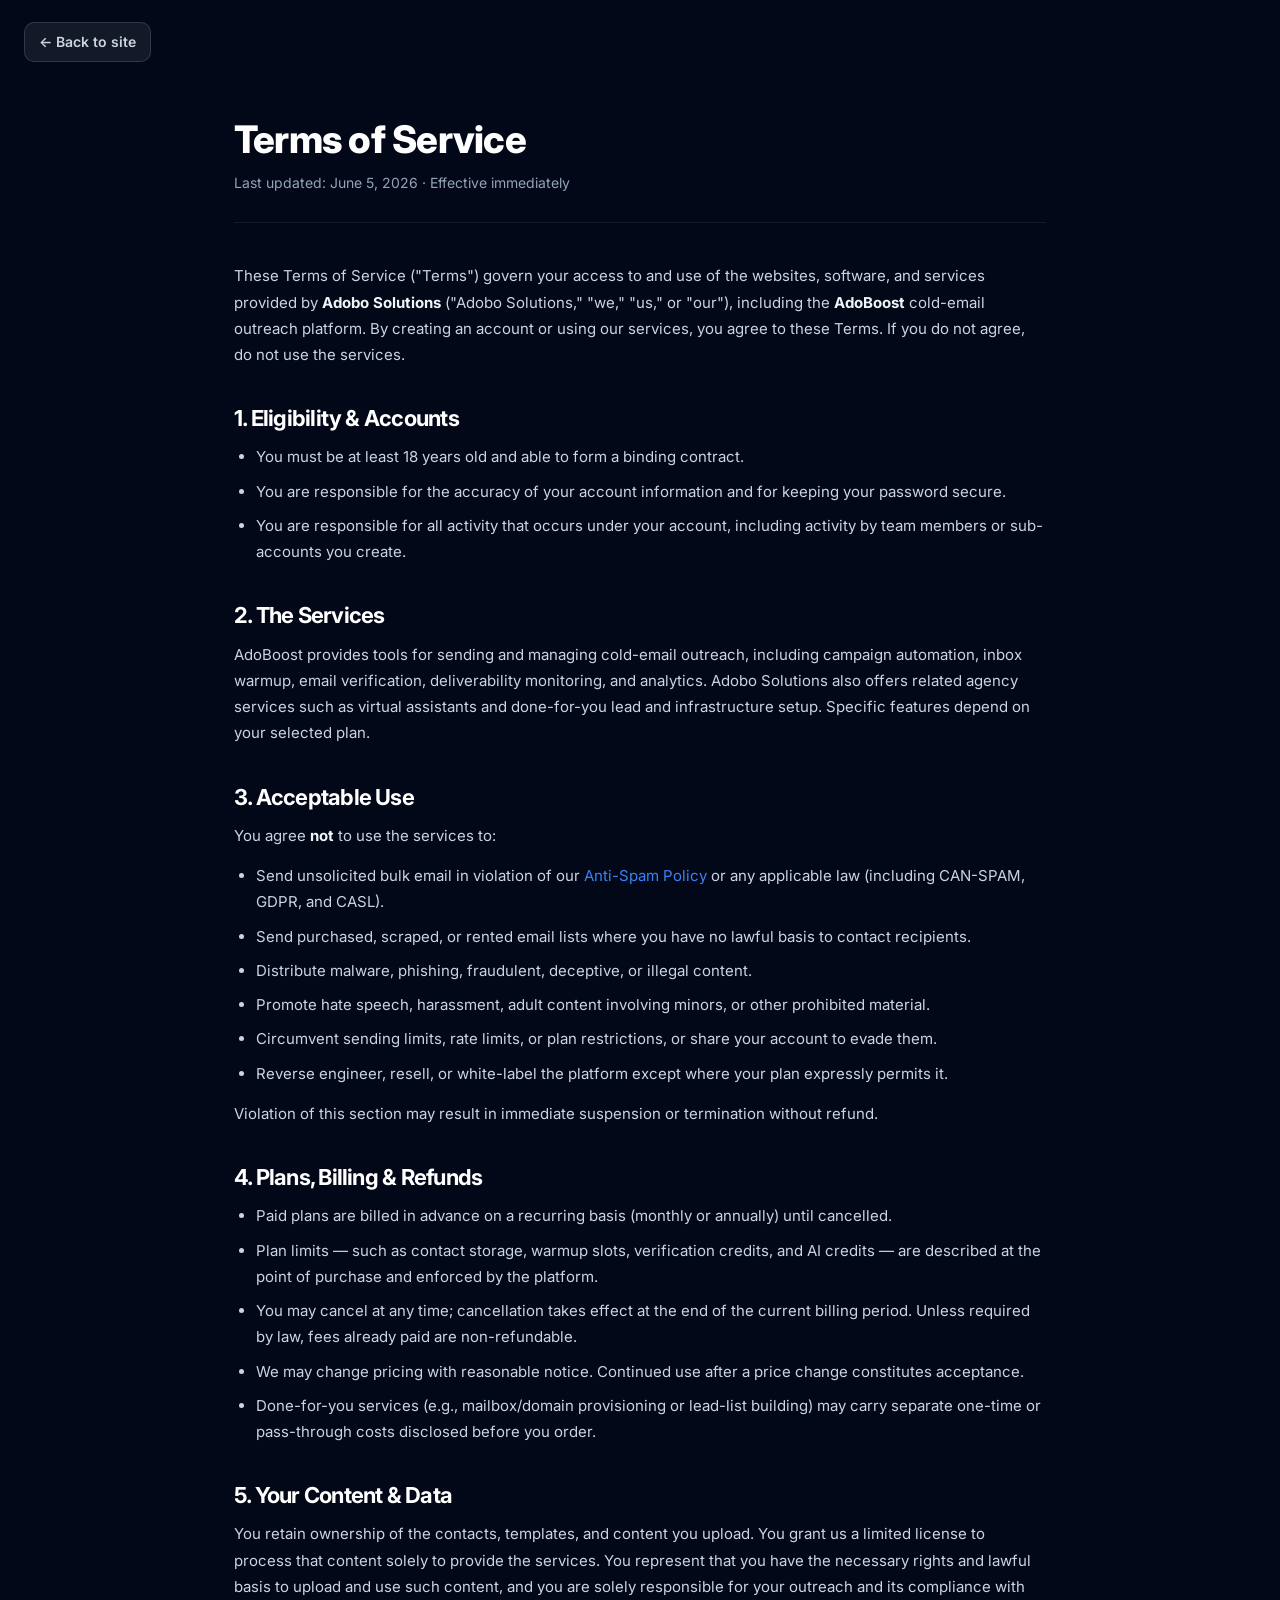
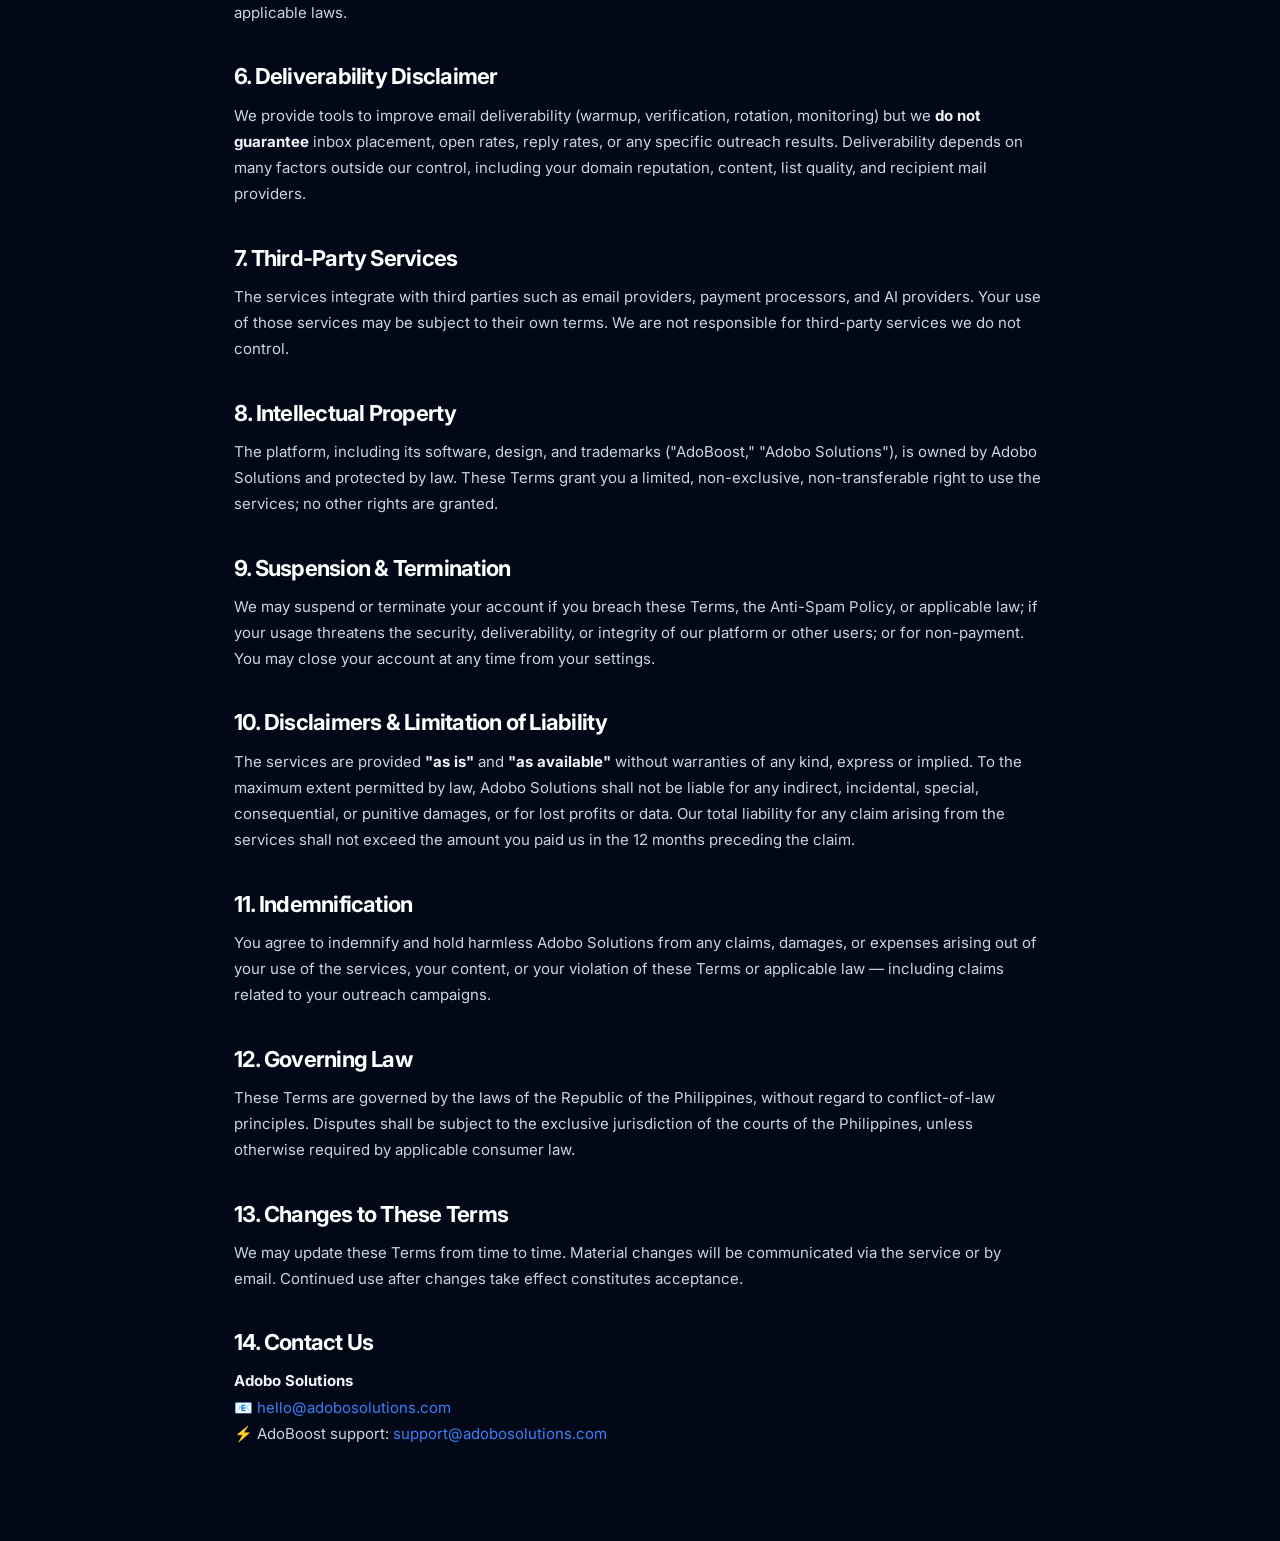
<file: terms.html>
<!DOCTYPE html>
<html lang="en">
<head>
  <meta charset="UTF-8">
  <meta name="viewport" content="width=device-width, initial-scale=1.0">
  <title>Terms of Service — Adobo Solutions &amp; AdoBoost</title>
  <meta name="description" content="The terms governing your use of Adobo Solutions services and the AdoBoost platform.">
  <link rel="icon" href="assets/ADB%20LOGO-06.jpg" type="image/jpeg">
  <link href="css/main.css" rel="stylesheet">
  <style>
    .legal-wrap { max-width: 860px; margin: 0 auto; padding: 120px 24px 80px; }
    .legal-head { border-bottom: 1px solid var(--border); padding-bottom: 28px; margin-bottom: 40px; }
    .legal-head h1 { color: #fff; font-size: 38px; font-weight: 800; letter-spacing: -0.02em; margin-bottom: 12px; }
    .legal-head .meta { color: var(--text-3); font-size: 14px; }
    .legal-body h2 { color: #fff; font-size: 22px; font-weight: 700; margin: 38px 0 14px; }
    .legal-body h3 { color: var(--text); font-size: 17px; font-weight: 700; margin: 24px 0 10px; }
    .legal-body p, .legal-body li { color: var(--text-2); font-size: 15px; line-height: 1.75; margin-bottom: 14px; }
    .legal-body ul { padding-left: 22px; margin-bottom: 14px; }
    .legal-body li { margin-bottom: 8px; }
    .legal-body a { color: var(--blue-l); }
    .legal-body strong { color: var(--text); }
    .legal-toplink { position: fixed; top: 22px; left: 24px; display: inline-flex; align-items: center; gap: 8px; color: var(--text-2); font-size: 14px; font-weight: 600; background: var(--glass-2); border: 1px solid var(--border-2); padding: 8px 14px; border-radius: 10px; z-index: 10; }
    .legal-note { background: var(--glass); border: 1px solid var(--border-2); border-radius: 12px; padding: 18px 20px; margin: 24px 0; font-size: 14px; color: var(--text-2); }
  </style>
</head>
<body>
  <a href="index.html" class="legal-toplink">← Back to site</a>
  <div class="legal-wrap">
    <div class="legal-head">
      <h1>Terms of Service</h1>
      <div class="meta">Last updated: June 5, 2026 · Effective immediately</div>
    </div>
    <div class="legal-body">
      <p>These Terms of Service ("Terms") govern your access to and use of the websites, software, and services provided by <strong>Adobo Solutions</strong> ("Adobo Solutions," "we," "us," or "our"), including the <strong>AdoBoost</strong> cold-email outreach platform. By creating an account or using our services, you agree to these Terms. If you do not agree, do not use the services.</p>

      <h2>1. Eligibility &amp; Accounts</h2>
      <ul>
        <li>You must be at least 18 years old and able to form a binding contract.</li>
        <li>You are responsible for the accuracy of your account information and for keeping your password secure.</li>
        <li>You are responsible for all activity that occurs under your account, including activity by team members or sub-accounts you create.</li>
      </ul>

      <h2>2. The Services</h2>
      <p>AdoBoost provides tools for sending and managing cold-email outreach, including campaign automation, inbox warmup, email verification, deliverability monitoring, and analytics. Adobo Solutions also offers related agency services such as virtual assistants and done-for-you lead and infrastructure setup. Specific features depend on your selected plan.</p>

      <h2>3. Acceptable Use</h2>
      <p>You agree <strong>not</strong> to use the services to:</p>
      <ul>
        <li>Send unsolicited bulk email in violation of our <a href="anti-spam.html">Anti-Spam Policy</a> or any applicable law (including CAN-SPAM, GDPR, and CASL).</li>
        <li>Send purchased, scraped, or rented email lists where you have no lawful basis to contact recipients.</li>
        <li>Distribute malware, phishing, fraudulent, deceptive, or illegal content.</li>
        <li>Promote hate speech, harassment, adult content involving minors, or other prohibited material.</li>
        <li>Circumvent sending limits, rate limits, or plan restrictions, or share your account to evade them.</li>
        <li>Reverse engineer, resell, or white-label the platform except where your plan expressly permits it.</li>
      </ul>
      <p>Violation of this section may result in immediate suspension or termination without refund.</p>

      <h2>4. Plans, Billing &amp; Refunds</h2>
      <ul>
        <li>Paid plans are billed in advance on a recurring basis (monthly or annually) until cancelled.</li>
        <li>Plan limits — such as contact storage, warmup slots, verification credits, and AI credits — are described at the point of purchase and enforced by the platform.</li>
        <li>You may cancel at any time; cancellation takes effect at the end of the current billing period. Unless required by law, fees already paid are non-refundable.</li>
        <li>We may change pricing with reasonable notice. Continued use after a price change constitutes acceptance.</li>
        <li>Done-for-you services (e.g., mailbox/domain provisioning or lead-list building) may carry separate one-time or pass-through costs disclosed before you order.</li>
      </ul>

      <h2>5. Your Content &amp; Data</h2>
      <p>You retain ownership of the contacts, templates, and content you upload. You grant us a limited license to process that content solely to provide the services. You represent that you have the necessary rights and lawful basis to upload and use such content, and you are solely responsible for your outreach and its compliance with applicable laws.</p>

      <h2>6. Deliverability Disclaimer</h2>
      <p>We provide tools to improve email deliverability (warmup, verification, rotation, monitoring) but we <strong>do not guarantee</strong> inbox placement, open rates, reply rates, or any specific outreach results. Deliverability depends on many factors outside our control, including your domain reputation, content, list quality, and recipient mail providers.</p>

      <h2>7. Third-Party Services</h2>
      <p>The services integrate with third parties such as email providers, payment processors, and AI providers. Your use of those services may be subject to their own terms. We are not responsible for third-party services we do not control.</p>

      <h2>8. Intellectual Property</h2>
      <p>The platform, including its software, design, and trademarks ("AdoBoost," "Adobo Solutions"), is owned by Adobo Solutions and protected by law. These Terms grant you a limited, non-exclusive, non-transferable right to use the services; no other rights are granted.</p>

      <h2>9. Suspension &amp; Termination</h2>
      <p>We may suspend or terminate your account if you breach these Terms, the Anti-Spam Policy, or applicable law; if your usage threatens the security, deliverability, or integrity of our platform or other users; or for non-payment. You may close your account at any time from your settings.</p>

      <h2>10. Disclaimers &amp; Limitation of Liability</h2>
      <p>The services are provided <strong>"as is"</strong> and <strong>"as available"</strong> without warranties of any kind, express or implied. To the maximum extent permitted by law, Adobo Solutions shall not be liable for any indirect, incidental, special, consequential, or punitive damages, or for lost profits or data. Our total liability for any claim arising from the services shall not exceed the amount you paid us in the 12 months preceding the claim.</p>

      <h2>11. Indemnification</h2>
      <p>You agree to indemnify and hold harmless Adobo Solutions from any claims, damages, or expenses arising out of your use of the services, your content, or your violation of these Terms or applicable law — including claims related to your outreach campaigns.</p>

      <h2>12. Governing Law</h2>
      <p>These Terms are governed by the laws of the Republic of the Philippines, without regard to conflict-of-law principles. Disputes shall be subject to the exclusive jurisdiction of the courts of the Philippines, unless otherwise required by applicable consumer law.</p>

      <h2>13. Changes to These Terms</h2>
      <p>We may update these Terms from time to time. Material changes will be communicated via the service or by email. Continued use after changes take effect constitutes acceptance.</p>

      <h2>14. Contact Us</h2>
      <p><strong>Adobo Solutions</strong><br>
      📧 <a href="mailto:hello@adobosolutions.com">hello@adobosolutions.com</a><br>
      ⚡ AdoBoost support: <a href="mailto:support@adobosolutions.com">support@adobosolutions.com</a></p>
    </div>
  </div>
</body>
</html>
</file>
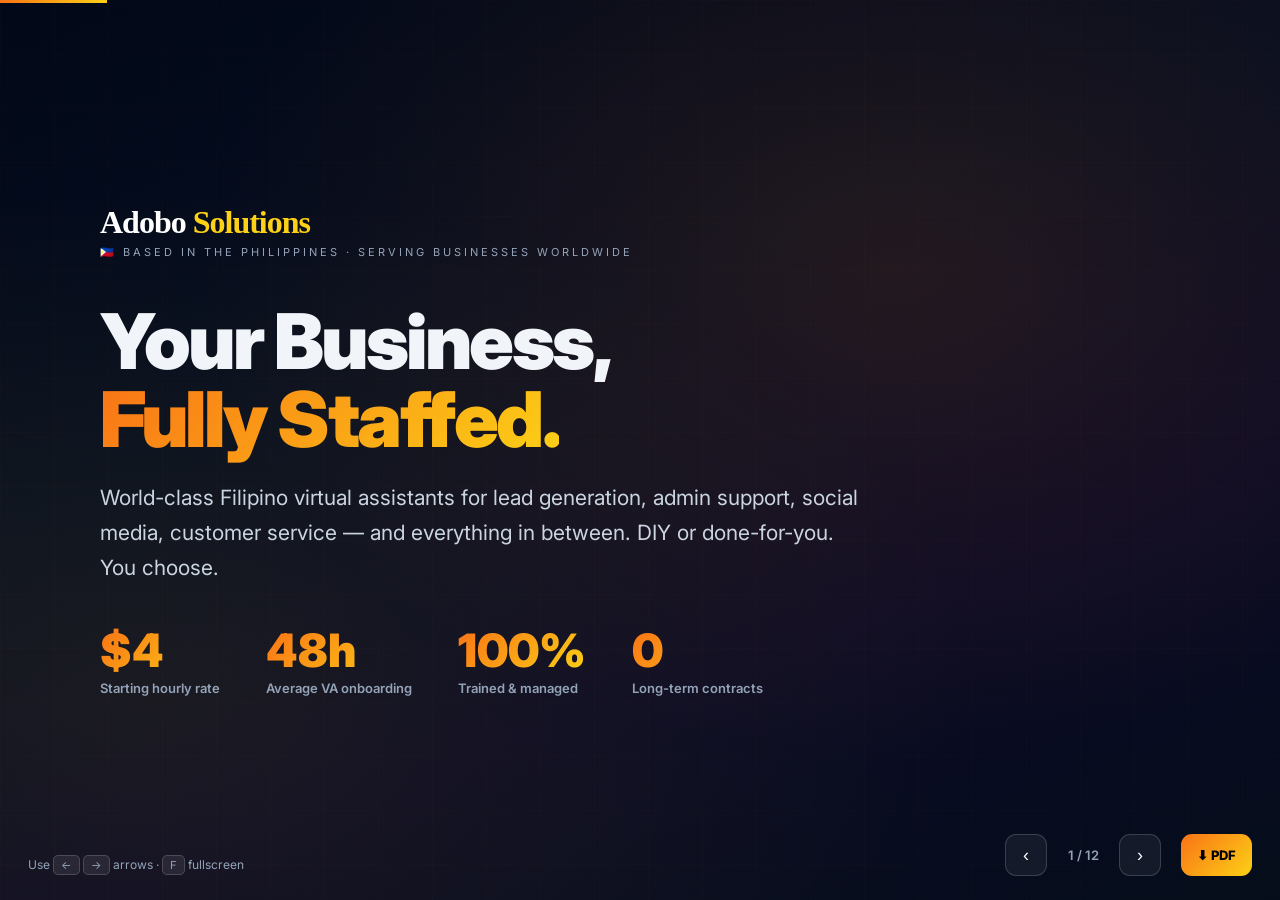
<file: va-deck-a3f8b2c91d7e.html>
<!DOCTYPE html>
<html lang="en">
<head>
<meta charset="UTF-8" />
<meta name="viewport" content="width=device-width, initial-scale=1.0" />
<meta name="robots" content="noindex, nofollow, noarchive" />
<meta name="referrer" content="no-referrer" />
<title>Adobo Solutions — VA Services & DIY Lead Gen</title>
<link href="https://fonts.googleapis.com/css2?family=Inter:wght@400;500;600;700;800;900&display=swap" rel="stylesheet" />
<style>
  *,*::before,*::after{margin:0;padding:0;box-sizing:border-box}
  :root{
    --navy:#020817; --navy2:#070f1f; --navy3:#0c1829;
    --blue:#2563eb; --blue-l:#3b82f6; --purple:#7c3aed; --gold:#FCD116; --green:#22c55e;
    --orange:#f97316; --red:#ef4444;
    --text:#f1f5f9; --text2:#cbd5e1; --text3:#94a3b8;
    --border:rgba(255,255,255,.09); --border2:rgba(255,255,255,.16);
    --glass:rgba(255,255,255,.04);
    --grad:linear-gradient(135deg,#f97316,#FCD116);
    --grad2:linear-gradient(135deg,#2563eb,#7c3aed);
  }
  html,body{height:100%}
  body{
    font-family:'Inter',-apple-system,sans-serif;
    background:#05060a; color:var(--text); overflow:hidden;
  }
  .deck{position:relative;width:100vw;height:100vh}
  .slide{
    position:absolute; inset:0; display:none;
    flex-direction:column; justify-content:center;
    padding:64px 80px;
    background:linear-gradient(160deg,#020817 0%,#050d20 38%,#0a0a25 68%,#050d1a 100%);
    overflow:hidden;
  }
  .slide.active{display:flex; animation:fade .5s ease}
  @keyframes fade{from{opacity:0;transform:translateY(14px)}to{opacity:1;transform:none}}
  .slide::before{
    content:'';position:absolute;inset:0;pointer-events:none;
    background:
      radial-gradient(ellipse at 70% 30%,rgba(249,115,22,.12) 0%,transparent 55%),
      radial-gradient(ellipse at 12% 78%,rgba(252,209,22,.08) 0%,transparent 52%);
  }
  .slide::after{
    content:'';position:absolute;inset:0;pointer-events:none;opacity:.5;
    background-image:
      linear-gradient(rgba(249,115,22,.04) 1px,transparent 1px),
      linear-gradient(90deg,rgba(249,115,22,.04) 1px,transparent 1px);
    background-size:54px 54px;
  }
  .inner{position:relative;z-index:2;max-width:1080px;width:100%;margin:0 auto}

  .eyebrow{
    display:inline-flex;align-items:center;gap:8px;
    background:rgba(249,115,22,.12);border:1px solid rgba(249,115,22,.32);
    border-radius:100px;padding:6px 15px;margin-bottom:26px;
    font-size:12px;font-weight:700;letter-spacing:.07em;text-transform:uppercase;color:#fb923c;
  }
  .eyebrow.gold{background:rgba(252,209,22,.12);border-color:rgba(252,209,22,.32);color:var(--gold)}
  .eyebrow.blue{background:rgba(37,99,235,.12);border-color:rgba(37,99,235,.32);color:var(--blue-l)}
  .eyebrow.green{background:rgba(34,197,94,.12);border-color:rgba(34,197,94,.32);color:#4ade80}
  h1{font-size:clamp(40px,6vw,78px);font-weight:900;letter-spacing:-2.5px;line-height:1.02;margin-bottom:22px}
  h2{font-size:clamp(30px,4.4vw,52px);font-weight:800;letter-spacing:-1.4px;line-height:1.08;margin-bottom:18px}
  .grad{background:var(--grad);-webkit-background-clip:text;background-clip:text;-webkit-text-fill-color:transparent}
  .grad2{background:var(--grad2);-webkit-background-clip:text;background-clip:text;-webkit-text-fill-color:transparent}
  .gold-t{color:var(--gold)}
  .orange-t{color:#fb923c}
  .lead{font-size:clamp(16px,1.7vw,21px);color:var(--text2);line-height:1.65;max-width:760px}
  .small{font-size:14px;color:var(--text3)}

  .grid{display:grid;gap:18px;margin-top:38px}
  .g2{grid-template-columns:1fr 1fr}
  .g3{grid-template-columns:repeat(3,1fr)}
  .g4{grid-template-columns:repeat(2,1fr)}
  .card{background:var(--glass);border:1px solid var(--border);border-radius:16px;padding:24px 22px}
  .card .ico{font-size:26px;display:block;margin-bottom:12px}
  .card h3{font-size:16px;font-weight:700;margin-bottom:7px;letter-spacing:-.2px}
  .card p{font-size:13.5px;color:var(--text3);line-height:1.55}

  .check{display:flex;flex-direction:column;gap:15px;margin-top:34px;max-width:780px}
  .check .row{display:flex;gap:13px;align-items:flex-start}
  .dot{width:22px;height:22px;border-radius:50%;flex-shrink:0;margin-top:1px;
    background:rgba(249,115,22,.2);display:flex;align-items:center;justify-content:center;font-size:11px;color:#fb923c}
  .dot.green{background:rgba(34,197,94,.2);color:#4ade80}
  .dot.blue{background:rgba(37,99,235,.2);color:var(--blue-l)}
  .check .row p{font-size:15.5px;color:var(--text2);line-height:1.5}
  .check .row p b{color:#fff}

  .pills{display:flex;flex-wrap:wrap;gap:11px;margin-top:34px}
  .pill{background:rgba(255,255,255,.05);border:1px solid var(--border2);border-radius:100px;
    padding:9px 18px;font-size:14px;font-weight:600;color:var(--text2)}

  .stats{display:flex;gap:46px;margin-top:42px;flex-wrap:wrap}
  .stat .n{font-size:46px;font-weight:900;line-height:1;background:var(--grad);
    -webkit-background-clip:text;background-clip:text;-webkit-text-fill-color:transparent}
  .stat .l{font-size:13px;color:var(--text3);font-weight:600;margin-top:7px}

  .two{display:grid;grid-template-columns:1fr 1fr;gap:54px;align-items:center;margin-top:10px}

  /* step flow */
  .steps{display:flex;flex-direction:column;gap:0;margin-top:32px;max-width:820px}
  .step{display:flex;gap:20px;align-items:flex-start;position:relative;padding-bottom:28px}
  .step:last-child{padding-bottom:0}
  .step:not(:last-child)::after{content:'';position:absolute;left:19px;top:42px;bottom:0;width:2px;background:rgba(249,115,22,.2)}
  .step-n{width:40px;height:40px;border-radius:50%;background:rgba(249,115,22,.15);border:2px solid rgba(249,115,22,.4);
    display:flex;align-items:center;justify-content:center;font-size:14px;font-weight:800;color:#fb923c;flex-shrink:0}
  .step-body h3{font-size:16px;font-weight:700;margin-bottom:5px}
  .step-body p{font-size:14px;color:var(--text3);line-height:1.55}

  /* pricing */
  .price{display:grid;grid-template-columns:repeat(3,1fr);gap:16px;margin-top:36px}
  .ptier{background:var(--glass);border:1px solid var(--border);border-radius:16px;padding:26px 22px}
  .ptier.pop{border-color:rgba(249,115,22,.5);box-shadow:0 0 0 3px rgba(249,115,22,.12)}
  .ptier .pn{font-size:12px;font-weight:700;text-transform:uppercase;letter-spacing:.06em;color:var(--text3);margin-bottom:8px}
  .ptier .pp{font-size:38px;font-weight:900;letter-spacing:-1.5px}
  .ptier .pp span{font-size:14px;color:var(--text3);font-weight:500}
  .ptier ul{list-style:none;margin-top:16px;display:flex;flex-direction:column;gap:9px}
  .ptier li{font-size:13px;color:var(--text2);display:flex;gap:7px}
  .ptier li::before{content:'✓';color:#4ade80;font-weight:800}

  /* logo */
  .adb-logo{font-family:Georgia,serif;font-weight:800;font-size:32px;letter-spacing:-1px;color:#fff}
  .adb-logo span{color:var(--gold)}
  .logo-sub{font-size:11px;letter-spacing:3px;color:var(--text3);text-transform:uppercase;margin-top:4px}

  /* comparison */
  .vs{display:grid;grid-template-columns:1fr auto 1fr;gap:20px;align-items:center;margin-top:36px}
  .vs-col{background:var(--glass);border:1px solid var(--border);border-radius:16px;padding:24px}
  .vs-col h3{font-size:15px;font-weight:700;margin-bottom:14px}
  .vs-col ul{list-style:none;display:flex;flex-direction:column;gap:9px}
  .vs-col li{font-size:13.5px;color:var(--text3);display:flex;gap:8px}
  .vs-col li.x::before{content:'✗';color:var(--red);font-weight:800}
  .vs-col li.c::before{content:'✓';color:#4ade80;font-weight:800}
  .vs-mid{font-size:28px;font-weight:900;color:var(--text3);text-align:center}

  /* ctrl */
  .ctrl{position:fixed;bottom:24px;right:28px;z-index:50;display:flex;align-items:center;gap:12px}
  .nav-btn{width:42px;height:42px;border-radius:11px;border:1px solid var(--border2);
    background:rgba(255,255,255,.06);color:#fff;font-size:18px;cursor:pointer;
    display:flex;align-items:center;justify-content:center;backdrop-filter:blur(8px);transition:.15s}
  .nav-btn:hover{background:rgba(255,255,255,.14)}
  .counter{font-size:13px;color:var(--text3);font-weight:600;min-width:48px;text-align:center}
  .progress{position:fixed;top:0;left:0;height:3px;background:var(--grad);z-index:60;transition:width .35s ease}
  .hint{position:fixed;bottom:28px;left:28px;z-index:50;font-size:12px;color:var(--text3)}
  .hint kbd{background:rgba(255,255,255,.08);border:1px solid var(--border2);border-radius:5px;padding:2px 7px;font-family:inherit;font-size:11px}
  .pdf-btn{margin-left:8px;height:42px;padding:0 16px;border-radius:11px;border:none;
    background:var(--grad);color:#000;font-size:13px;font-weight:800;
    cursor:pointer;font-family:inherit;display:flex;align-items:center;gap:6px}
  .pdf-btn:hover{filter:brightness(1.1)}
  @media print{.pdf-btn,.nav-btn,.hint,.counter,.progress{display:none}.slide{display:flex!important;position:relative;page-break-after:always;height:100vh}}

  @media (max-width:760px){
    .slide{padding:40px 26px}
    .g2,.g3,.g4,.price,.two,.vs{grid-template-columns:1fr}
    .stats{gap:26px}
    .vs-mid{display:none}
  }
</style>
</head>
<body>
<div id="bar" class="progress" style="width:0%"></div>
<div id="deck" class="deck">

  <!-- 1 COVER -->
  <section class="slide">
    <div class="inner">
      <div class="adb-logo">Adobo <span>Solutions</span></div>
      <div class="logo-sub">🇵🇭 Based in the Philippines · Serving Businesses Worldwide</div>
      <h1 style="margin-top:44px">Your Business,<br><span class="grad">Fully Staffed.</span></h1>
      <p class="lead">World-class Filipino virtual assistants for lead generation, admin support, social media, customer service — and everything in between. DIY or done-for-you. You choose.</p>
      <div class="stats">
        <div class="stat"><div class="n">$4</div><div class="l">Starting hourly rate</div></div>
        <div class="stat"><div class="n">48h</div><div class="l">Average VA onboarding</div></div>
        <div class="stat"><div class="n">100%</div><div class="l">Trained & managed</div></div>
        <div class="stat"><div class="n">0</div><div class="l">Long-term contracts</div></div>
      </div>
    </div>
  </section>

  <!-- 2 THE PROBLEM -->
  <section class="slide">
    <div class="inner">
      <div class="eyebrow">The Problem</div>
      <h2>Hiring is <span class="grad">expensive, slow,</span><br>and risky.</h2>
      <div class="grid g2" style="margin-top:32px">
        <div class="vs-col" style="border-color:rgba(239,68,68,.25)">
          <h3 style="color:#f87171">❌ Traditional Hiring</h3>
          <ul>
            <li class="x">$50,000–$80,000/year per employee</li>
            <li class="x">Weeks or months to hire</li>
            <li class="x">Benefits, taxes, overhead</li>
            <li class="x">Stuck in long contracts</li>
            <li class="x">Training from scratch</li>
            <li class="x">Office space & equipment costs</li>
          </ul>
        </div>
        <div class="vs-col" style="border-color:rgba(34,197,94,.3)">
          <h3 style="color:#4ade80">✅ Adobo Solutions VA</h3>
          <ul>
            <li class="c">From $4/hr — scale up or down anytime</li>
            <li class="c">Ready in 48 hours</li>
            <li class="c">No benefits, no taxes, no overhead</li>
            <li class="c">Cancel anytime, no penalty</li>
            <li class="c">Pre-trained in your tools & workflows</li>
            <li class="c">Fully remote — zero office costs</li>
          </ul>
        </div>
      </div>
    </div>
  </section>

  <!-- 3 WHO WE ARE -->
  <section class="slide">
    <div class="inner">
      <div class="eyebrow gold">🇵🇭 Who We Are</div>
      <h2>Filipino talent, <span class="gold-t">world-class results.</span></h2>
      <p class="lead">Adobo Solutions is a Philippine-based virtual assistant agency. We recruit, train, and manage dedicated VAs so you get reliable, English-fluent professionals who treat your business like their own.</p>
      <div class="grid g3" style="margin-top:32px">
        <div class="card">
          <span class="ico">🎓</span>
          <h3>Pre-Trained</h3>
          <p>Every VA goes through our training program before being placed — no learning curve on your dime.</p>
        </div>
        <div class="card">
          <span class="ico">🤝</span>
          <h3>Managed for You</h3>
          <p>We handle scheduling, QA checks, performance reviews, and replacements if something isn't working.</p>
        </div>
        <div class="card">
          <span class="ico">🌏</span>
          <h3>Culturally Aligned</h3>
          <p>Filipino VAs are known for their work ethic, English fluency, and dedication — built for Western business standards.</p>
        </div>
      </div>
    </div>
  </section>

  <!-- 4 SERVICES OVERVIEW -->
  <section class="slide">
    <div class="inner">
      <div class="eyebrow">What We Do</div>
      <h2>One agency,<br><span class="grad">every role you need.</span></h2>
      <div class="grid g4" style="margin-top:28px">
        <div class="card" style="border-color:rgba(249,115,22,.25)">
          <span class="ico">🔍</span>
          <h3>Lead Generation</h3>
          <p>Prospect research, list building, LinkedIn outreach, cold email campaigns, and appointment setting.</p>
        </div>
        <div class="card">
          <span class="ico">📋</span>
          <h3>Admin Support</h3>
          <p>Email management, calendar scheduling, data entry, document prep, and day-to-day operations.</p>
        </div>
        <div class="card">
          <span class="ico">📣</span>
          <h3>Social Media</h3>
          <p>Content creation, scheduling, community management, and engagement across all platforms.</p>
        </div>
        <div class="card">
          <span class="ico">💬</span>
          <h3>Customer Support</h3>
          <p>Live chat, email support, ticket management, and customer success — keeping your clients happy.</p>
        </div>
        <div class="card">
          <span class="ico">✍️</span>
          <h3>Content Writing</h3>
          <p>Blog posts, email newsletters, sales copy, product descriptions, and SEO content.</p>
        </div>
        <div class="card">
          <span class="ico">📊</span>
          <h3>CRM & Data</h3>
          <p>CRM cleanup and management, reporting, spreadsheets, and business intelligence support.</p>
        </div>
      </div>
    </div>
  </section>

  <!-- 5 LEAD GEN PROCESS -->
  <section class="slide">
    <div class="inner">
      <div class="eyebrow gold">🔥 Most Popular Service</div>
      <h2>Done-For-You <span class="gold-t">Lead Generation</span></h2>
      <p class="lead" style="margin-bottom:0">Our trained VAs run your entire lead generation pipeline — end to end. You just take the calls and close the deals.</p>
      <div style="display:grid;grid-template-columns:repeat(5,1fr);gap:0;margin-top:36px;align-items:start">

        <div style="text-align:center;padding:0 8px">
          <div style="width:52px;height:52px;border-radius:14px;background:rgba(249,115,22,.15);border:2px solid rgba(249,115,22,.4);display:flex;align-items:center;justify-content:center;font-size:22px;margin:0 auto 12px">🎯</div>
          <div style="font-size:12px;font-weight:800;color:#fb923c;letter-spacing:.05em;text-transform:uppercase;margin-bottom:8px">Step 1</div>
          <div style="font-size:14px;font-weight:700;color:#fff;margin-bottom:6px">List Segmentation</div>
          <div style="font-size:12px;color:var(--text3);line-height:1.5">Define ICP, filter by industry, title, company size & geography</div>
          <div style="margin-top:10px;display:flex;flex-wrap:wrap;gap:4px;justify-content:center">
            <span style="font-size:10px;background:rgba(255,255,255,.06);border:1px solid var(--border);border-radius:6px;padding:3px 7px;color:var(--text3)">Apollo.io</span>
            <span style="font-size:10px;background:rgba(255,255,255,.06);border:1px solid var(--border);border-radius:6px;padding:3px 7px;color:var(--text3)">LinkedIn</span>
            <span style="font-size:10px;background:rgba(255,255,255,.06);border:1px solid var(--border);border-radius:6px;padding:3px 7px;color:var(--text3)">Hunter.io</span>
          </div>
        </div>

        <div style="display:flex;align-items:center;justify-content:center;padding-top:14px">
          <div style="font-size:22px;color:rgba(249,115,22,.4)">→</div>
        </div>

        <div style="text-align:center;padding:0 8px">
          <div style="width:52px;height:52px;border-radius:14px;background:rgba(37,99,235,.15);border:2px solid rgba(37,99,235,.4);display:flex;align-items:center;justify-content:center;font-size:22px;margin:0 auto 12px">🤖</div>
          <div style="font-size:12px;font-weight:800;color:#60a5fa;letter-spacing:.05em;text-transform:uppercase;margin-bottom:8px">Step 2</div>
          <div style="font-size:14px;font-weight:700;color:#fff;margin-bottom:6px">Cold Email Outreach</div>
          <div style="font-size:12px;color:var(--text3);line-height:1.5">Personalized sequences, warmup, tracking & follow-ups — all automated</div>
          <div style="margin-top:10px;display:flex;flex-wrap:wrap;gap:4px;justify-content:center">
            <span style="font-size:10px;background:rgba(37,99,235,.15);border:1px solid rgba(37,99,235,.3);border-radius:6px;padding:3px 7px;color:#93c5fd;font-weight:700">⚡ AdoBoost</span>
          </div>
        </div>

        <div style="display:flex;align-items:center;justify-content:center;padding-top:14px">
          <div style="font-size:22px;color:rgba(249,115,22,.4)">→</div>
        </div>

        <div style="text-align:center;padding:0 8px">
          <div style="width:52px;height:52px;border-radius:14px;background:rgba(34,197,94,.12);border:2px solid rgba(34,197,94,.35);display:flex;align-items:center;justify-content:center;font-size:22px;margin:0 auto 12px">📞</div>
          <div style="font-size:12px;font-weight:800;color:#4ade80;letter-spacing:.05em;text-transform:uppercase;margin-bottom:8px">Step 3</div>
          <div style="font-size:14px;font-weight:700;color:#fff;margin-bottom:6px">Follow-Up Call</div>
          <div style="font-size:12px;color:var(--text3);line-height:1.5">VA calls warm replies to qualify leads & book meetings directly on your calendar</div>
          <div style="margin-top:10px;display:flex;flex-wrap:wrap;gap:4px;justify-content:center">
            <span style="font-size:10px;background:rgba(255,255,255,.06);border:1px solid var(--border);border-radius:6px;padding:3px 7px;color:var(--text3)">Aircall</span>
            <span style="font-size:10px;background:rgba(255,255,255,.06);border:1px solid var(--border);border-radius:6px;padding:3px 7px;color:var(--text3)">OpenPhone</span>
          </div>
        </div>

      </div>

      <!-- Row 2 -->
      <div style="display:grid;grid-template-columns:repeat(5,1fr);gap:0;margin-top:28px;align-items:start">

        <div style="text-align:center;padding:0 8px">
          <div style="width:52px;height:52px;border-radius:14px;background:rgba(124,58,237,.15);border:2px solid rgba(124,58,237,.4);display:flex;align-items:center;justify-content:center;font-size:22px;margin:0 auto 12px">🏆</div>
          <div style="font-size:12px;font-weight:800;color:#c4b5fd;letter-spacing:.05em;text-transform:uppercase;margin-bottom:8px">Step 4</div>
          <div style="font-size:14px;font-weight:700;color:#fff;margin-bottom:6px">Hot Lead Alert</div>
          <div style="font-size:12px;color:var(--text3);line-height:1.5">Interested replies flagged & sent to you instantly — ready to close</div>
          <div style="margin-top:10px;display:flex;flex-wrap:wrap;gap:4px;justify-content:center">
            <span style="font-size:10px;background:rgba(255,255,255,.06);border:1px solid var(--border);border-radius:6px;padding:3px 7px;color:var(--text3)">Slack</span>
            <span style="font-size:10px;background:rgba(255,255,255,.06);border:1px solid var(--border);border-radius:6px;padding:3px 7px;color:var(--text3)">WhatsApp</span>
          </div>
        </div>

        <div style="display:flex;align-items:center;justify-content:center;padding-top:14px">
          <div style="font-size:22px;color:rgba(249,115,22,.4)">→</div>
        </div>

        <div style="text-align:center;padding:0 8px">
          <div style="width:52px;height:52px;border-radius:14px;background:rgba(252,209,22,.12);border:2px solid rgba(252,209,22,.35);display:flex;align-items:center;justify-content:center;font-size:22px;margin:0 auto 12px">📊</div>
          <div style="font-size:12px;font-weight:800;color:var(--gold);letter-spacing:.05em;text-transform:uppercase;margin-bottom:8px">Step 5</div>
          <div style="font-size:14px;font-weight:700;color:#fff;margin-bottom:6px">CRM Update</div>
          <div style="font-size:12px;color:var(--text3);line-height:1.5">Every lead, reply & status logged into your CRM automatically — nothing falls through</div>
          <div style="margin-top:10px;display:flex;flex-wrap:wrap;gap:4px;justify-content:center">
            <span style="font-size:10px;background:rgba(255,255,255,.06);border:1px solid var(--border);border-radius:6px;padding:3px 7px;color:var(--text3)">HubSpot</span>
            <span style="font-size:10px;background:rgba(255,255,255,.06);border:1px solid var(--border);border-radius:6px;padding:3px 7px;color:var(--text3)">GoHighLevel</span>
            <span style="font-size:10px;background:rgba(255,255,255,.06);border:1px solid var(--border);border-radius:6px;padding:3px 7px;color:var(--text3)">Pipedrive</span>
          </div>
        </div>

        <div style="display:flex;align-items:center;justify-content:center;padding-top:14px">
          <div style="font-size:22px;color:rgba(249,115,22,.4)">→</div>
        </div>

        <div style="text-align:center;padding:0 8px">
          <div style="width:52px;height:52px;border-radius:14px;background:rgba(249,115,22,.2);border:2px solid rgba(249,115,22,.6);display:flex;align-items:center;justify-content:center;font-size:22px;margin:0 auto 12px">📅</div>
          <div style="font-size:12px;font-weight:800;color:#fb923c;letter-spacing:.05em;text-transform:uppercase;margin-bottom:8px">You</div>
          <div style="font-size:14px;font-weight:700;color:#fff;margin-bottom:6px">Booked Meeting</div>
          <div style="font-size:12px;color:var(--text3);line-height:1.5">You show up, pitch, and close. We handle everything else.</div>
          <div style="margin-top:10px;display:flex;flex-wrap:wrap;gap:4px;justify-content:center">
            <span style="font-size:10px;background:rgba(249,115,22,.15);border:1px solid rgba(249,115,22,.3);border-radius:6px;padding:3px 7px;color:#fb923c;font-weight:700">Calendly</span>
          </div>
        </div>

      </div>
    </div>
  </section>

  <!-- 6 WHAT OUR VA DOES -->
  <section class="slide">
    <div class="inner">
      <div class="eyebrow orange">Lead Gen VA — Full Scope</div>
      <h2>Your VA does <span class="grad">everything.</span><br>You just close.</h2>
      <div class="grid g2" style="margin-top:28px">
        <div class="check" style="margin-top:0">
          <div class="row"><div class="dot green">✓</div><p><b>Builds your prospect list</b> — sourced from Apollo, LinkedIn, and verified with Hunter.io</p></div>
          <div class="row"><div class="dot green">✓</div><p><b>Segments by ICP</b> — industry, title, company size, location — no spray and pray</p></div>
          <div class="row"><div class="dot green">✓</div><p><b>Launches campaigns on AdoBoost</b> — our own cold email software, warmed up and optimized for inbox delivery</p></div>
          <div class="row"><div class="dot green">✓</div><p><b>Writes personalized copy</b> — short, tested emails that get replies, not spam reports</p></div>
        </div>
        <div class="check" style="margin-top:0">
          <div class="row"><div class="dot green">✓</div><p><b>Follows up with warm replies</b> — calls interested prospects to qualify and book meetings</p></div>
          <div class="row"><div class="dot green">✓</div><p><b>Flags hot leads instantly</b> — you get a notification the moment someone is ready to talk</p></div>
          <div class="row"><div class="dot green">✓</div><p><b>Updates your CRM</b> — every contact, status, and note logged so nothing falls through the cracks</p></div>
          <div class="row"><div class="dot green">✓</div><p><b>Sends you a daily report</b> — opens, replies, calls made, and meetings booked every morning</p></div>
        </div>
      </div>
    </div>
  </section>

  <!-- 7 HOW IT WORKS -->
  <section class="slide">
    <div class="inner">
      <div class="eyebrow">How It Works</div>
      <h2>Up and running in <span class="grad">48 hours.</span></h2>
      <div class="steps">
        <div class="step">
          <div class="step-n">1</div>
          <div class="step-body">
            <h3>Discovery Call</h3>
            <p>15-minute call to understand your business, target market, and what kind of support you need.</p>
          </div>
        </div>
        <div class="step">
          <div class="step-n">2</div>
          <div class="step-body">
            <h3>VA Matching & Setup</h3>
            <p>We match you with the right VA (or set up your DIY system) and handle all onboarding — tools, access, and training.</p>
          </div>
        </div>
        <div class="step">
          <div class="step-n">3</div>
          <div class="step-body">
            <h3>Go Live in 48 Hours</h3>
            <p>Your VA starts working — or your system is live and you're ready to launch your first campaign.</p>
          </div>
        </div>
        <div class="step">
          <div class="step-n">4</div>
          <div class="step-body">
            <h3>You Focus on Closing</h3>
            <p>We handle the grind. You handle the growth. Scale up or add more VAs as your business grows.</p>
          </div>
        </div>
      </div>
    </div>
  </section>

  <!-- 8 TOOLS WE USE -->
  <section class="slide">
    <div class="inner">
      <div class="eyebrow">Tools & Platforms</div>
      <h2>We work in <span class="grad">your stack,</span><br>not ours.</h2>
      <p class="lead">Our VAs are trained across the most popular business tools — so there's no learning curve and no disruption to how you work.</p>
      <div class="pills" style="margin-top:32px">
        <span class="pill">📧 Gmail / Outlook</span>
        <span class="pill">📅 Google Calendar</span>
        <span class="pill">💼 LinkedIn</span>
        <span class="pill">📊 HubSpot / CRM</span>
        <span class="pill">🗂️ Notion / Trello</span>
        <span class="pill">💬 Slack / WhatsApp</span>
        <span class="pill">📁 Google Drive</span>
        <span class="pill">🛒 Shopify</span>
        <span class="pill">📸 Canva</span>
        <span class="pill">📞 Zoom / Teams</span>
        <span class="pill">🤖 AdoBoost</span>
        <span class="pill">📝 ClickUp / Asana</span>
        <span class="pill">📈 Google Analytics</span>
        <span class="pill">🔍 Apollo / Hunter.io</span>
      </div>
      <p class="lead" style="margin-top:30px">Don't see your tool? Our VAs adapt fast — just ask.</p>
    </div>
  </section>

  <!-- 9 PRICING -->
  <section class="slide">
    <div class="inner">
      <div class="eyebrow green">Simple Pricing</div>
      <h2>No hidden fees. <span class="grad">No surprises.</span></h2>
      <div class="price">
        <div class="ptier pop">
          <div class="pn" style="color:#fb923c">Admin & Caller VAs</div>
          <div class="pp">$7<span>/hr</span></div>
          <div style="font-size:12px;color:#4ade80;font-weight:700;margin-top:4px">Voice & admin roles</div>
          <ul>
            <li>Cold callers & appointment setters</li>
            <li>Admin & executive assistants</li>
            <li>Customer support (phone/live chat)</li>
            <li>Sales development reps (SDRs)</li>
            <li>Part-time or full-time</li>
          </ul>
        </div>
        <div class="ptier pop" style="border-color:rgba(252,209,22,.5);box-shadow:0 0 0 3px rgba(252,209,22,.1)">
          <div class="pn" style="color:var(--gold)">Non-Voice VAs</div>
          <div class="pp">$5<span>/hr</span></div>
          <div style="font-size:12px;color:#4ade80;font-weight:700;margin-top:4px">Remote, flexible tasks</div>
          <ul>
            <li>Lead research & list building</li>
            <li>Social media management</li>
            <li>Content writing & Canva design</li>
            <li>CRM & data management</li>
            <li>Email management & scheduling</li>
          </ul>
        </div>
        <div class="ptier">
          <div class="pn">Automation Setup</div>
          <div class="pp" style="font-size:26px">Per Project</div>
          <div style="font-size:12px;color:#94a3b8;font-weight:600;margin-top:4px">Custom quote · contact us</div>
          <ul>
            <li>Cold email system setup</li>
            <li>CRM & workflow automation</li>
            <li>LinkedIn outreach setup</li>
            <li>DIY lead gen system build</li>
            <li>Tool integrations & zapier flows</li>
          </ul>
        </div>
      </div>
      <p class="small" style="margin-top:24px;text-align:center">All VAs are trained, managed & QA checked · No long-term contracts · Cancel anytime</p>
    </div>
  </section>

  <!-- 10 WHY PHILIPPINES -->
  <section class="slide">
    <div class="inner">
      <div class="eyebrow gold">🇵🇭 Why the Philippines?</div>
      <h2>The world's #1 <span class="gold-t">VA talent pool.</span></h2>
      <div class="two">
        <div>
          <div class="check" style="margin-top:0">
            <div class="row"><div class="dot" style="background:rgba(252,209,22,.15);color:var(--gold)">✓</div><p><b>English as an official language</b> — near-native fluency, neutral accent, excellent written communication</p></div>
            <div class="row"><div class="dot" style="background:rgba(252,209,22,.15);color:var(--gold)">✓</div><p><b>Western business culture</b> — familiar with US, UK, AU, and Canadian business norms</p></div>
            <div class="row"><div class="dot" style="background:rgba(252,209,22,.15);color:var(--gold)">✓</div><p><b>Strong work ethic</b> — loyal, dedicated, and reliable with excellent retention rates</p></div>
            <div class="row"><div class="dot" style="background:rgba(252,209,22,.15);color:var(--gold)">✓</div><p><b>Highly educated</b> — large pool of college-educated professionals across every discipline</p></div>
            <div class="row"><div class="dot" style="background:rgba(252,209,22,.15);color:var(--gold)">✓</div><p><b>Timezone flexibility</b> — VAs available across all major US, EU, and AU time zones</p></div>
          </div>
        </div>
        <div style="display:flex;flex-direction:column;gap:16px">
          <div class="card" style="text-align:center;padding:28px">
            <div style="font-size:48px;font-weight:900;background:var(--grad);-webkit-background-clip:text;background-clip:text;-webkit-text-fill-color:transparent">75%</div>
            <div style="font-size:14px;color:var(--text3);margin-top:6px">Cost savings vs.<br>local hire</div>
          </div>
          <div class="card" style="text-align:center;padding:28px">
            <div style="font-size:48px;font-weight:900;color:var(--gold)">1.5M+</div>
            <div style="font-size:14px;color:var(--text3);margin-top:6px">Filipino VAs<br>currently working globally</div>
          </div>
        </div>
      </div>
    </div>
  </section>

  <!-- 11 TESTIMONIAL / TRUST -->
  <section class="slide">
    <div class="inner">
      <div class="eyebrow">Results</div>
      <h2>What our clients <span class="grad">actually get.</span></h2>
      <div class="grid g3" style="margin-top:32px">
        <div class="card" style="padding:28px">
          <div style="font-size:20px;color:var(--gold);margin-bottom:14px">⭐⭐⭐⭐⭐</div>
          <p style="font-size:14.5px;color:var(--text2);line-height:1.6;margin-bottom:16px">"We went from spending 20 hours a week on lead gen to zero. Our VA handles everything and we're booking more calls than ever."</p>
          <div style="font-size:13px;font-weight:700;color:#fff">SaaS Founder</div>
          <div style="font-size:12px;color:var(--text3)">United States</div>
        </div>
        <div class="card" style="padding:28px">
          <div style="font-size:20px;color:var(--gold);margin-bottom:14px">⭐⭐⭐⭐⭐</div>
          <p style="font-size:14.5px;color:var(--text2);line-height:1.6;margin-bottom:16px">"The DIY setup was exactly what I needed. They built everything, trained me in 2 hours, and I've been running campaigns successfully ever since."</p>
          <div style="font-size:13px;font-weight:700;color:#fff">Marketing Agency Owner</div>
          <div style="font-size:12px;color:var(--text3)">Australia</div>
        </div>
        <div class="card" style="padding:28px">
          <div style="font-size:20px;color:var(--gold);margin-bottom:14px">⭐⭐⭐⭐⭐</div>
          <p style="font-size:14.5px;color:var(--text2);line-height:1.6;margin-bottom:16px">"I hired 3 VAs through Adobo Solutions — admin, social media, and customer support. Best investment I've made this year."</p>
          <div style="font-size:13px;font-weight:700;color:#fff">E-Commerce Business Owner</div>
          <div style="font-size:12px;color:var(--text3)">United Kingdom</div>
        </div>
      </div>
    </div>
  </section>

  <!-- 12 CTA -->
  <section class="slide">
    <div class="inner" style="text-align:center">
      <div class="adb-logo" style="display:inline-block">Adobo <span>Solutions</span></div>
      <div class="logo-sub">Virtual Assistants · Lead Generation · Business Support</div>
      <h1 style="margin-top:36px">Ready to get<br><span class="grad">your time back?</span></h1>
      <p class="lead" style="margin:0 auto 38px">Book a free 15-minute discovery call. No commitment, no sales pressure — just a conversation about what you need and how we can help.</p>
      <div class="pills" style="justify-content:center">
        <span class="pill" style="background:var(--grad);border:none;color:#000;font-weight:800;font-size:15px;padding:12px 24px">📅 Book a Free Call</span>
        <span class="pill">🌐 adobosolutions.com</span>
        <span class="pill">📧 hello@adobosolutions.com</span>
      </div>
      <p class="small" style="margin-top:32px">No long-term contracts · Cancel anytime · Live in 48 hours</p>
    </div>
  </section>

</div>

<div class="hint">Use <kbd>←</kbd> <kbd>→</kbd> arrows · <kbd>F</kbd> fullscreen</div>
<div class="ctrl">
  <button class="nav-btn" onclick="go(-1)">‹</button>
  <span class="counter" id="counter">1 / 12</span>
  <button class="nav-btn" onclick="go(1)">›</button>
  <button class="pdf-btn" onclick="window.print()">⬇ PDF</button>
</div>

<script>
  const slides=[...document.querySelectorAll('.slide')];
  let i=0;
  function show(n){
    i=Math.max(0,Math.min(slides.length-1,n));
    slides.forEach((s,k)=>s.classList.toggle('active',k===i));
    document.getElementById('counter').textContent=(i+1)+' / '+slides.length;
    document.getElementById('bar').style.width=((i+1)/slides.length*100)+'%';
  }
  function go(d){show(i+d)}
  show(0);
  document.addEventListener('keydown',e=>{
    if(e.key==='ArrowRight'||e.key===' '||e.key==='PageDown')go(1);
    else if(e.key==='ArrowLeft'||e.key==='PageUp')go(-1);
    else if(e.key==='Home')show(0);
    else if(e.key==='End')show(slides.length-1);
    else if(e.key.toLowerCase()==='f'){if(!document.fullscreenElement)document.documentElement.requestFullscreen();else document.exitFullscreen();}
    else if(e.key.toLowerCase()==='p')window.print();
  });
  document.getElementById('deck').addEventListener('click',e=>{
    if(e.target.closest('.nav-btn,.pdf-btn'))return;
    go(e.clientX>window.innerWidth/2?1:-1);
  });
</script>
</body>
</html>
</file>
<file: css/main.css>
/* =============================================
   ADOBO SOLUTIONS — SHARED STYLESHEET
   ============================================= */

@import url('https://fonts.googleapis.com/css2?family=Inter:wght@400;600;700;800;900&display=swap');

:root {
  --navy:      #020817;
  --navy-2:    #070f1f;
  --navy-3:    #0c1829;
  --navy-4:    #0f2040;
  --blue:      #2563eb;
  --blue-h:    #1d4ed8;
  --blue-l:    #3b82f6;
  --gold:      #f59e0b;
  --gold-l:    #fbbf24;
  --gold-d:    #d97706;
  --red:       #dc2626;
  --red-l:     #ef4444;
  --purple:    #7c3aed;
  --green:     #16a34a;
  --white:     #ffffff;
  --text:      #f1f5f9;
  --text-2:    #cbd5e1;
  --text-3:    #94a3b8;
  --border:    rgba(255,255,255,0.08);
  --border-2:  rgba(255,255,255,0.13);
  --glass:     rgba(255,255,255,0.03);
  --glass-2:   rgba(255,255,255,0.07);
  --r:         14px;
  --r-sm:      10px;
  --r-lg:      20px;
  --shadow:    0 4px 24px rgba(0,0,0,0.35);
  --shadow-l:  0 16px 56px rgba(0,0,0,0.55);
  --shadow-b:  0 4px 16px rgba(37,99,235,0.3);
  --grad:      linear-gradient(135deg, #2563eb 0%, #7c3aed 100%);
  --grad-g:    linear-gradient(135deg, #f59e0b 0%, #dc2626 100%);
  --grad-hero: linear-gradient(160deg, #020817 0%, #050d20 35%, #0a0a25 65%, #050d1a 100%);
}

*, *::before, *::after { box-sizing: border-box; margin: 0; padding: 0; }
html { scroll-behavior: smooth; font-size: 16px; }
body {
  font-family: 'Inter', -apple-system, BlinkMacSystemFont, 'Segoe UI', sans-serif;
  color: var(--text);
  background: var(--navy);
  -webkit-font-smoothing: antialiased;
  -moz-osx-font-smoothing: grayscale;
  overflow-x: hidden;
  line-height: 1.6;
}
a  { color: inherit; text-decoration: none; }
img { max-width: 100%; display: block; }
input, textarea, select, button { font-family: inherit; }

/* ── TYPOGRAPHY ── */
h1 { font-size: clamp(38px, 5.5vw, 72px); font-weight: 900; line-height: 1.05; letter-spacing: -0.04em; }
h2 { font-size: clamp(28px, 4vw, 52px);   font-weight: 800; line-height: 1.1;  letter-spacing: -0.035em; }
h3 { font-size: clamp(17px, 2vw, 20px);   font-weight: 700; line-height: 1.35; letter-spacing: -0.02em; }
h4 { font-size: 15px; font-weight: 700; line-height: 1.4; }
.subhead  { font-size: clamp(16px, 2vw, 19px); line-height: 1.72; color: var(--text-3); max-width: 580px; }
.subhead-sm { font-size: 15px; line-height: 1.7; color: var(--text-3); }
.grad-text {
  background: var(--grad);
  -webkit-background-clip: text;
  -webkit-text-fill-color: transparent;
  background-clip: text;
}
.gold-text {
  background: var(--grad-g);
  -webkit-background-clip: text;
  -webkit-text-fill-color: transparent;
  background-clip: text;
}

/* ── LAYOUT ── */
.container  { max-width: 1200px; margin: 0 auto; padding: 0 24px; }
.section    { padding: 100px 0; }
.section-sm { padding: 64px 0; }
.section-xs { padding: 40px 0; }
.center     { text-align: center; }
.section-head { margin-bottom: 64px; }
.section-head h2 { margin: 14px 0 18px; }
.section-head.center .subhead { margin: 0 auto; }

/* ── PILL BADGES ── */
.pill {
  display: inline-flex; align-items: center; gap: 6px;
  font-size: 11.5px; font-weight: 700; letter-spacing: 0.08em; text-transform: uppercase;
  padding: 5px 14px; border-radius: 100px; white-space: nowrap;
}
.pill-blue   { color: var(--blue-l);  background: rgba(37,99,235,0.12);  border: 1px solid rgba(37,99,235,0.28); }
.pill-gold   { color: var(--gold-l);  background: rgba(245,158,11,0.12); border: 1px solid rgba(245,158,11,0.28); }
.pill-purple { color: #a78bfa;        background: rgba(124,58,237,0.12); border: 1px solid rgba(124,58,237,0.28); }
.pill-red    { color: #fca5a5;        background: rgba(220,38,38,0.12);  border: 1px solid rgba(220,38,38,0.28); }
.pill-white  { color: rgba(255,255,255,0.7); background: rgba(255,255,255,0.08); border: 1px solid rgba(255,255,255,0.16); }
.pill-green  { color: #4ade80; background: rgba(22,163,74,0.12); border: 1px solid rgba(22,163,74,0.28); }

/* ── BUTTONS ── */
.btn {
  display: inline-flex; align-items: center; justify-content: center; gap: 8px;
  padding: 13px 26px; border-radius: 11px; font-size: 15px; font-weight: 700;
  cursor: pointer; border: none; transition: all 0.18s; white-space: nowrap;
  text-decoration: none; line-height: 1; font-family: inherit;
}
.btn-lg   { padding: 16px 34px; font-size: 16px; border-radius: 13px; }
.btn-sm   { padding: 9px 18px; font-size: 13.5px; border-radius: 9px; }
.btn-xl   { padding: 19px 42px; font-size: 17px; border-radius: 14px; }

.btn-primary { background: var(--blue); color: #fff; box-shadow: var(--shadow-b); }
.btn-primary:hover { background: var(--blue-h); transform: translateY(-1px); box-shadow: 0 8px 28px rgba(37,99,235,0.45); }

.btn-gold { background: var(--grad-g); color: #fff; box-shadow: 0 4px 16px rgba(245,158,11,0.3); }
.btn-gold:hover { transform: translateY(-1px); box-shadow: 0 8px 28px rgba(245,158,11,0.44); }

.btn-purple { background: var(--purple); color: #fff; box-shadow: 0 4px 16px rgba(124,58,237,0.3); }
.btn-purple:hover { background: #6d28d9; transform: translateY(-1px); }

.btn-glass {
  background: rgba(255,255,255,0.08); color: var(--text); border: 1.5px solid var(--border-2);
}
.btn-glass:hover { background: rgba(255,255,255,0.12); border-color: rgba(255,255,255,0.25); }

.btn-outline-w { background: transparent; color: #fff; border: 1.5px solid rgba(255,255,255,0.3); }
.btn-outline-w:hover { background: rgba(255,255,255,0.08); border-color: rgba(255,255,255,0.5); }

/* ── GRID TEXTURE ── */
.grid-texture {
  position: absolute; inset: 0; z-index: 0; pointer-events: none;
  background-image: radial-gradient(rgba(255,255,255,0.035) 1px, transparent 1px);
  background-size: 30px 30px;
}
.grid-texture-sm {
  position: absolute; inset: 0; z-index: 0; pointer-events: none;
  background-image: radial-gradient(rgba(255,255,255,0.025) 1px, transparent 1px);
  background-size: 22px 22px;
}

/* ── GLASS CARD ── */
.glass-card {
  background: rgba(255,255,255,0.05);
  border: 1px solid var(--border);
  border-radius: var(--r-lg);
  transition: background 0.22s, border-color 0.22s, transform 0.22s, box-shadow 0.22s;
}
.glass-card:hover {
  background: var(--glass-2);
  border-color: var(--border-2);
  transform: translateY(-4px);
  box-shadow: var(--shadow-l);
}

/* ── DIVIDER ── */
.divider { height: 1px; background: var(--border); }

/* ── REVEAL ANIMATION ── */
.reveal { opacity: 0; transform: translateY(24px); transition: opacity 0.6s ease, transform 0.6s ease; }
.reveal.vis { opacity: 1; transform: none; }
.delay-1 { transition-delay: 0.08s; }
.delay-2 { transition-delay: 0.16s; }
.delay-3 { transition-delay: 0.24s; }
.delay-4 { transition-delay: 0.32s; }
.delay-5 { transition-delay: 0.40s; }
.delay-6 { transition-delay: 0.48s; }

/* ═══════════════════════════════════════
   NAV
   ═══════════════════════════════════════ */
nav#nav {
  position: fixed; top: 0; left: 0; right: 0; z-index: 300;
  transition: background 0.3s, box-shadow 0.3s, backdrop-filter 0.3s;
}
nav#nav.scrolled {
  background: rgba(2,8,23,0.92);
  backdrop-filter: blur(18px);
  -webkit-backdrop-filter: blur(18px);
  box-shadow: 0 1px 0 rgba(255,255,255,0.07);
}
.nav-inner {
  max-width: 1200px; margin: 0 auto; padding: 0 24px;
  display: flex; align-items: center; height: 68px; gap: 8px;
}
.nav-logo {
  flex-shrink: 0; margin-right: 20px;
  display: flex; align-items: center;
}
.nav-logo img {
  height: 38px; width: auto;
}
.nav-links { display: flex; align-items: center; gap: 2px; flex: 1; }
.nav-links a {
  font-size: 14px; font-weight: 500; color: var(--text-3);
  padding: 6px 13px; border-radius: 9px;
  transition: color 0.18s, background 0.18s;
}
.nav-links a:hover { color: var(--text); background: var(--glass-2); }
.nav-links a.active { color: var(--text); background: var(--glass-2); }
.nav-right { display: flex; align-items: center; gap: 8px; margin-left: auto; }
.nav-signin {
  font-size: 13.5px; font-weight: 600; color: var(--text-3);
  padding: 8px 14px; border-radius: 9px;
  transition: color 0.18s, background 0.18s;
}
.nav-signin:hover { color: var(--text); background: var(--glass-2); }
.nav-cta {
  font-size: 13.5px; font-weight: 700; color: #fff;
  background: var(--blue); padding: 9px 20px; border-radius: 9px;
  box-shadow: var(--shadow-b);
  transition: background 0.18s, transform 0.18s, box-shadow 0.18s;
}
.nav-cta:hover { background: var(--blue-h); transform: translateY(-1px); box-shadow: 0 6px 20px rgba(37,99,235,0.45); }
.hamburger {
  display: none; flex-direction: column; gap: 5px;
  cursor: pointer; padding: 6px; margin-left: auto;
  background: none; border: none;
}
.hamburger span {
  display: block; width: 22px; height: 2px;
  background: var(--text-2); border-radius: 2px; transition: all 0.25s;
}
.hamburger.open span:nth-child(1) { transform: translateY(7px) rotate(45deg); }
.hamburger.open span:nth-child(2) { opacity: 0; }
.hamburger.open span:nth-child(3) { transform: translateY(-7px) rotate(-45deg); }
.mobile-menu {
  display: none; position: fixed; top: 68px; left: 0; right: 0;
  background: var(--navy-3); border-top: 1px solid var(--border);
  padding: 16px 24px 28px; z-index: 299;
  box-shadow: 0 20px 40px rgba(0,0,0,0.5);
}
.mobile-menu.open { display: block; }
.mobile-menu a {
  display: block; padding: 13px 0; font-size: 15px; font-weight: 500;
  color: var(--text-2); border-bottom: 1px solid var(--border);
}
.mobile-menu a:last-of-type { border: none; }
.mobile-menu .btn { width: 100%; justify-content: center; margin-top: 16px; }

/* ── INNER PAGE HERO ── */
.page-hero {
  background: var(--grad-hero);
  padding: 130px 0 80px;
  position: relative; overflow: hidden;
}
.page-hero::before {
  content: '';
  position: absolute; top: -100px; right: -60px;
  width: 600px; height: 600px;
  background: radial-gradient(circle, rgba(37,99,235,0.18) 0%, transparent 65%);
  pointer-events: none;
}
.page-hero::after {
  content: '';
  position: absolute; bottom: -80px; left: -60px;
  width: 400px; height: 400px;
  background: radial-gradient(circle, rgba(124,58,237,0.14) 0%, transparent 65%);
  pointer-events: none;
}
.page-hero-inner { position: relative; z-index: 1; }

/* ═══════════════════════════════════════
   FOOTER
   ═══════════════════════════════════════ */
footer#footer { background: #030a18; padding: 72px 24px 36px; }
.footer-inner { max-width: 1200px; margin: 0 auto; }
.footer-top {
  display: grid;
  grid-template-columns: 260px repeat(4, 1fr);
  gap: 48px;
  padding-bottom: 48px;
  border-bottom: 1px solid var(--border);
}
.f-brand-logo { margin-bottom: 16px; }
.f-brand-logo img { height: 42px; }
.f-brand p { font-size: 13.5px; color: var(--text-3); line-height: 1.7; max-width: 220px; margin-top: 12px; }
.f-brand-badges { display: flex; gap: 6px; flex-wrap: wrap; margin-top: 16px; }
.f-badge {
  font-size: 10px; font-weight: 700; padding: 3px 9px; border-radius: 100px;
  background: rgba(245,158,11,0.1); border: 1px solid rgba(245,158,11,0.2); color: var(--gold-l);
  letter-spacing: 0.05em;
}
.f-col h4 {
  font-size: 11px; font-weight: 700; text-transform: uppercase;
  letter-spacing: 0.09em; color: rgba(255,255,255,0.28); margin-bottom: 18px;
}
.f-col a {
  display: block; font-size: 13.5px; color: var(--text-3);
  padding: 4px 0; transition: color 0.18s;
}
.f-col a:hover { color: var(--text); }
.footer-bot {
  display: flex; align-items: center; justify-content: space-between;
  padding-top: 28px; gap: 16px; flex-wrap: wrap;
}
.footer-bot p { font-size: 13px; color: rgba(255,255,255,0.22); }
.footer-bot-links { display: flex; gap: 22px; }
.footer-bot-links a { font-size: 13px; color: rgba(255,255,255,0.28); transition: color 0.18s; }
.footer-bot-links a:hover { color: var(--text-3); }

/* ═══════════════════════════════════════
   SCROLL REVEAL JS HOOK
   ═══════════════════════════════════════ */
.reveal { opacity: 0; transform: translateY(26px); }
.reveal.vis { opacity: 1; transform: none; }

/* ═══════════════════════════════════════
   RESPONSIVE
   ═══════════════════════════════════════ */
@media (max-width: 1024px) {
  .footer-top { grid-template-columns: 1fr 1fr 1fr; }
}
@media (max-width: 768px) {
  .section    { padding: 72px 0; }
  .section-sm { padding: 48px 0; }
  nav#nav .nav-links, nav#nav .nav-right { display: none; }
  .hamburger { display: flex; }
  .footer-top { grid-template-columns: 1fr 1fr; }
  .footer-bot { flex-direction: column; align-items: flex-start; }
  h1 { letter-spacing: -0.03em; }
}
@media (max-width: 580px) {
  .footer-top { grid-template-columns: 1fr; }
  .container  { padding: 0 18px; }
}
</file>
